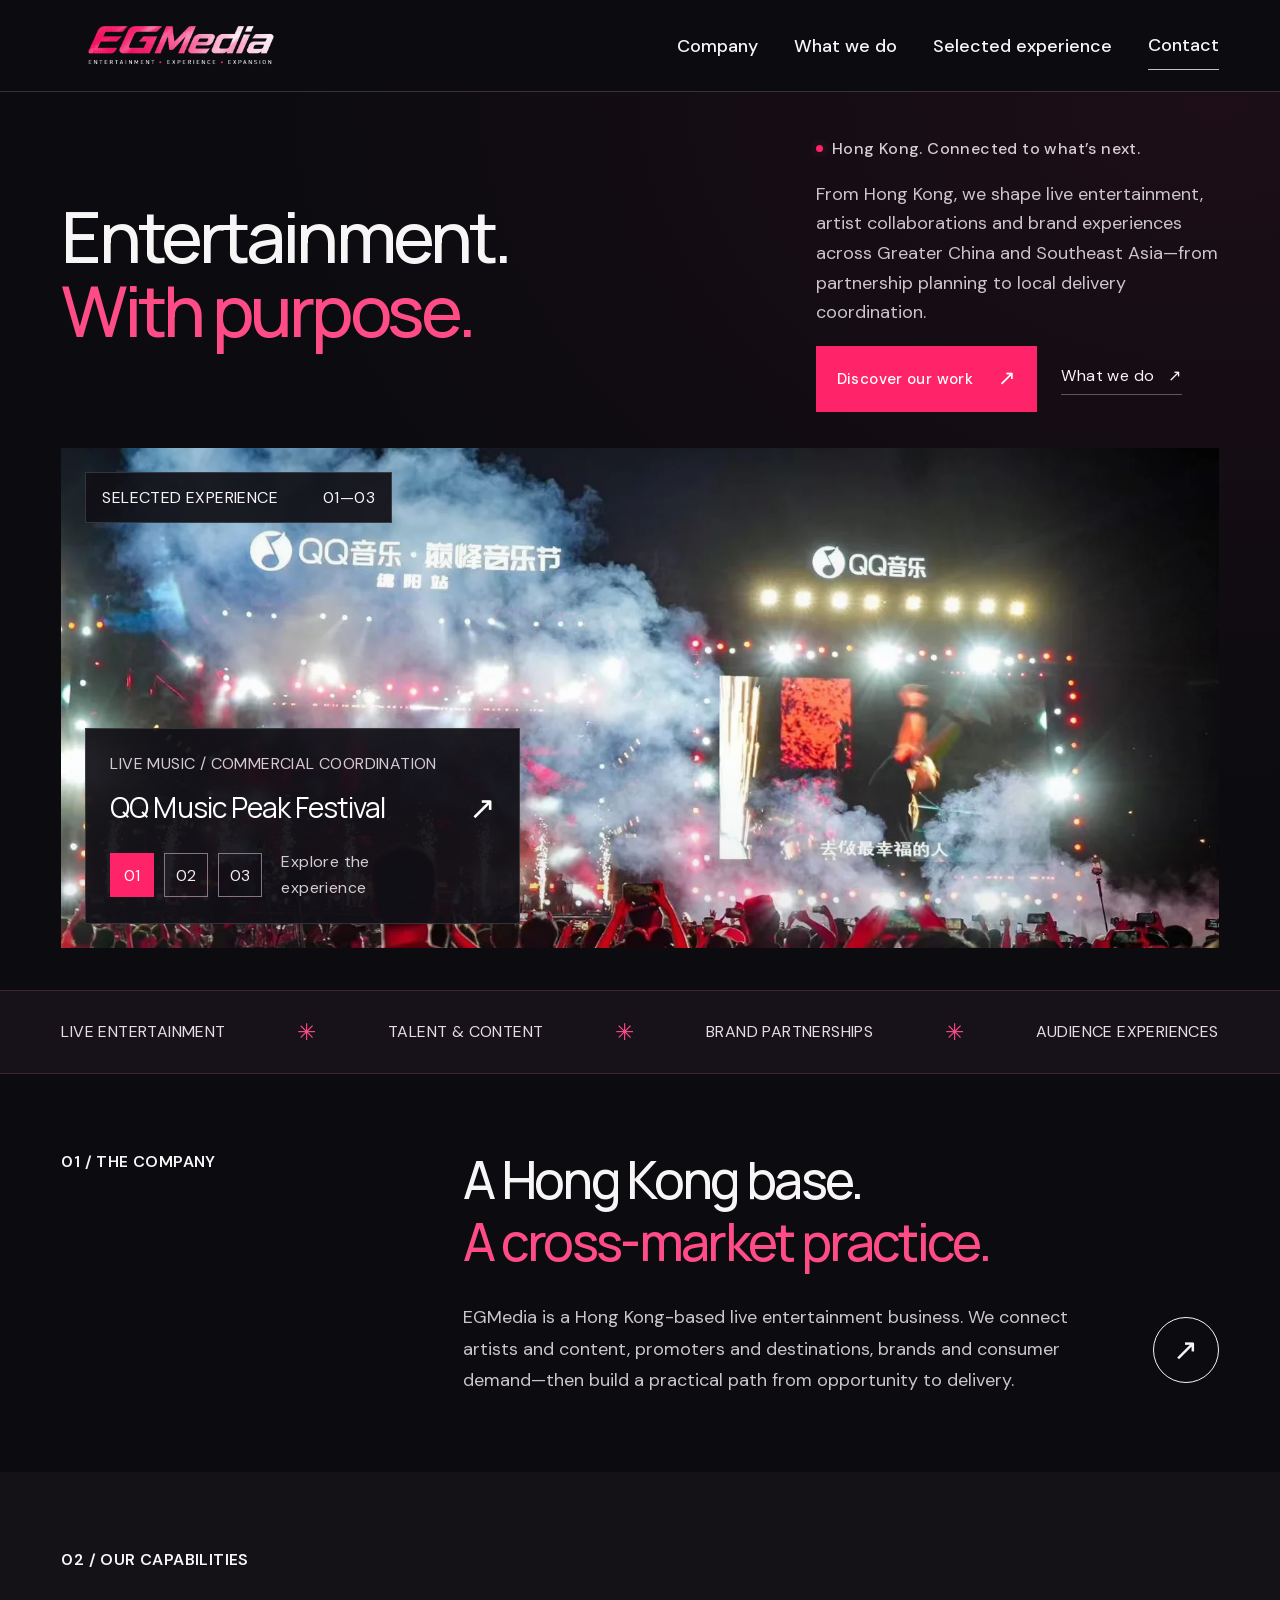
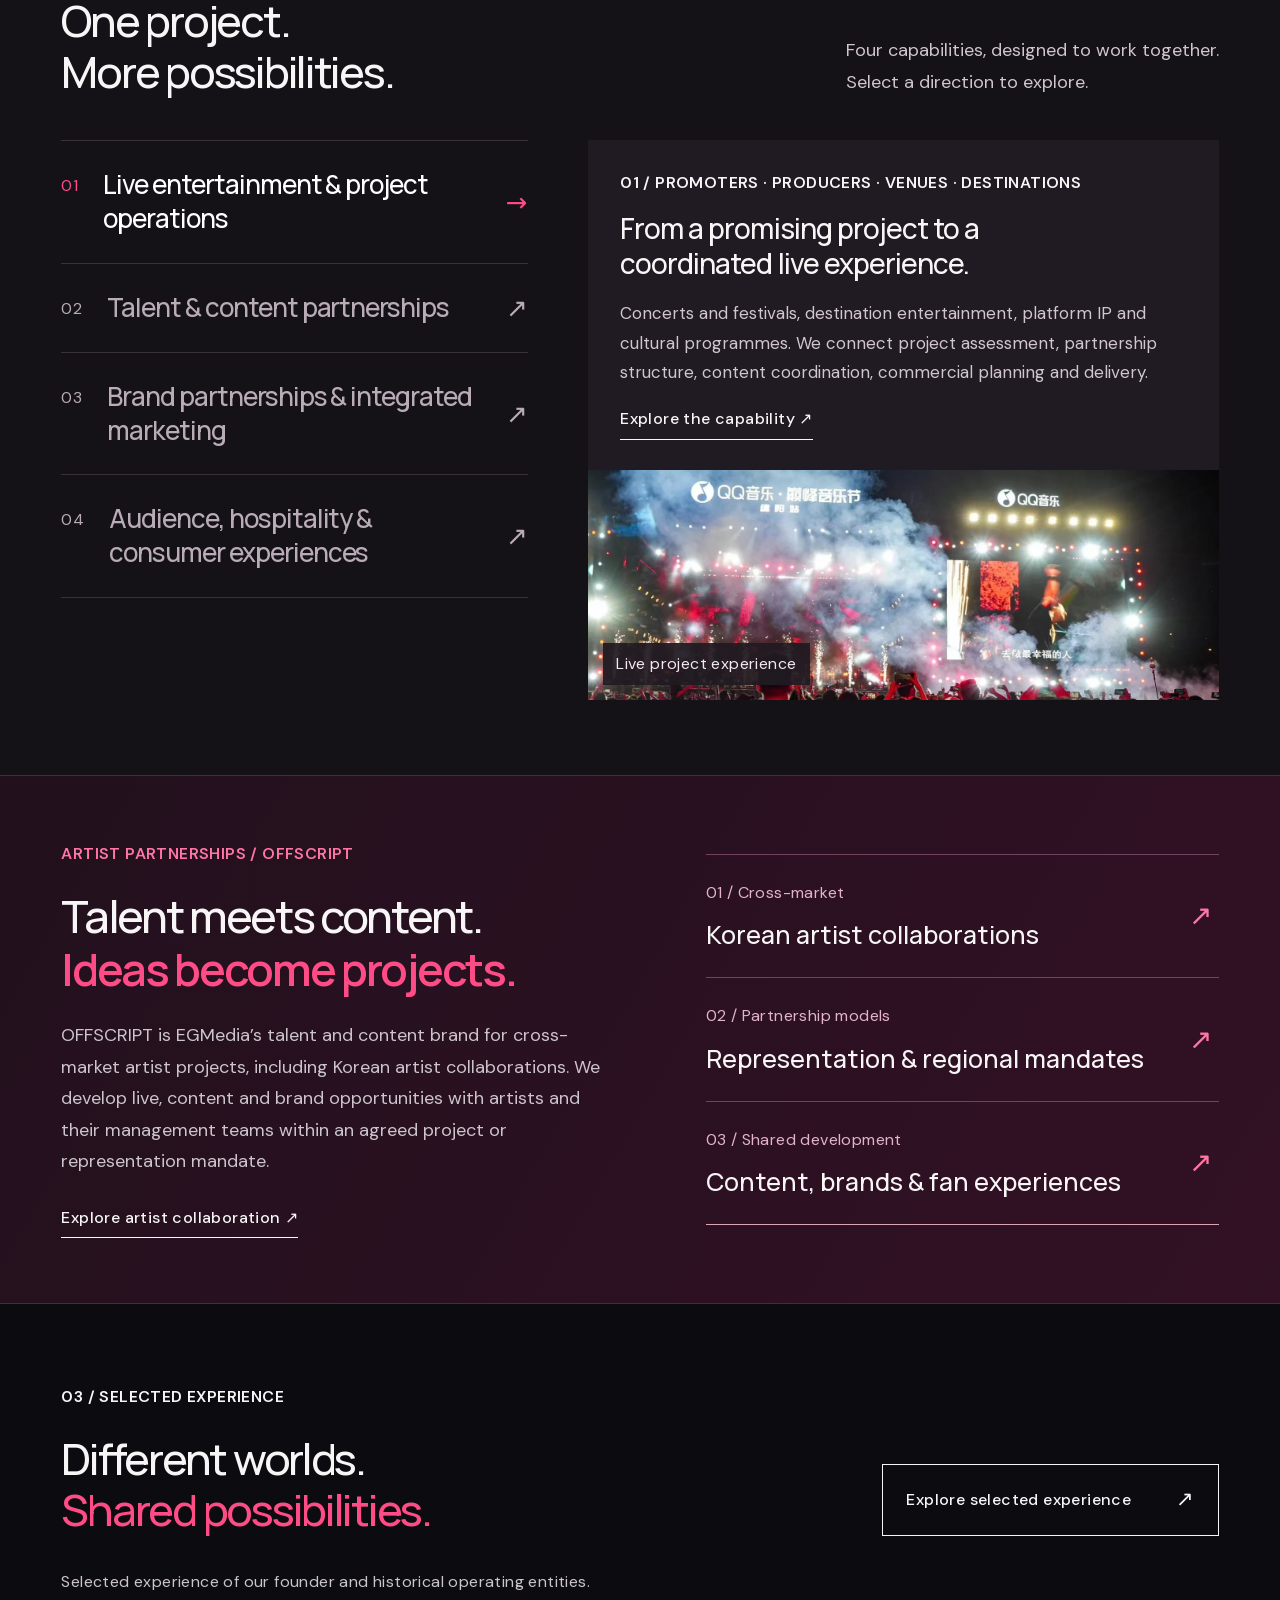
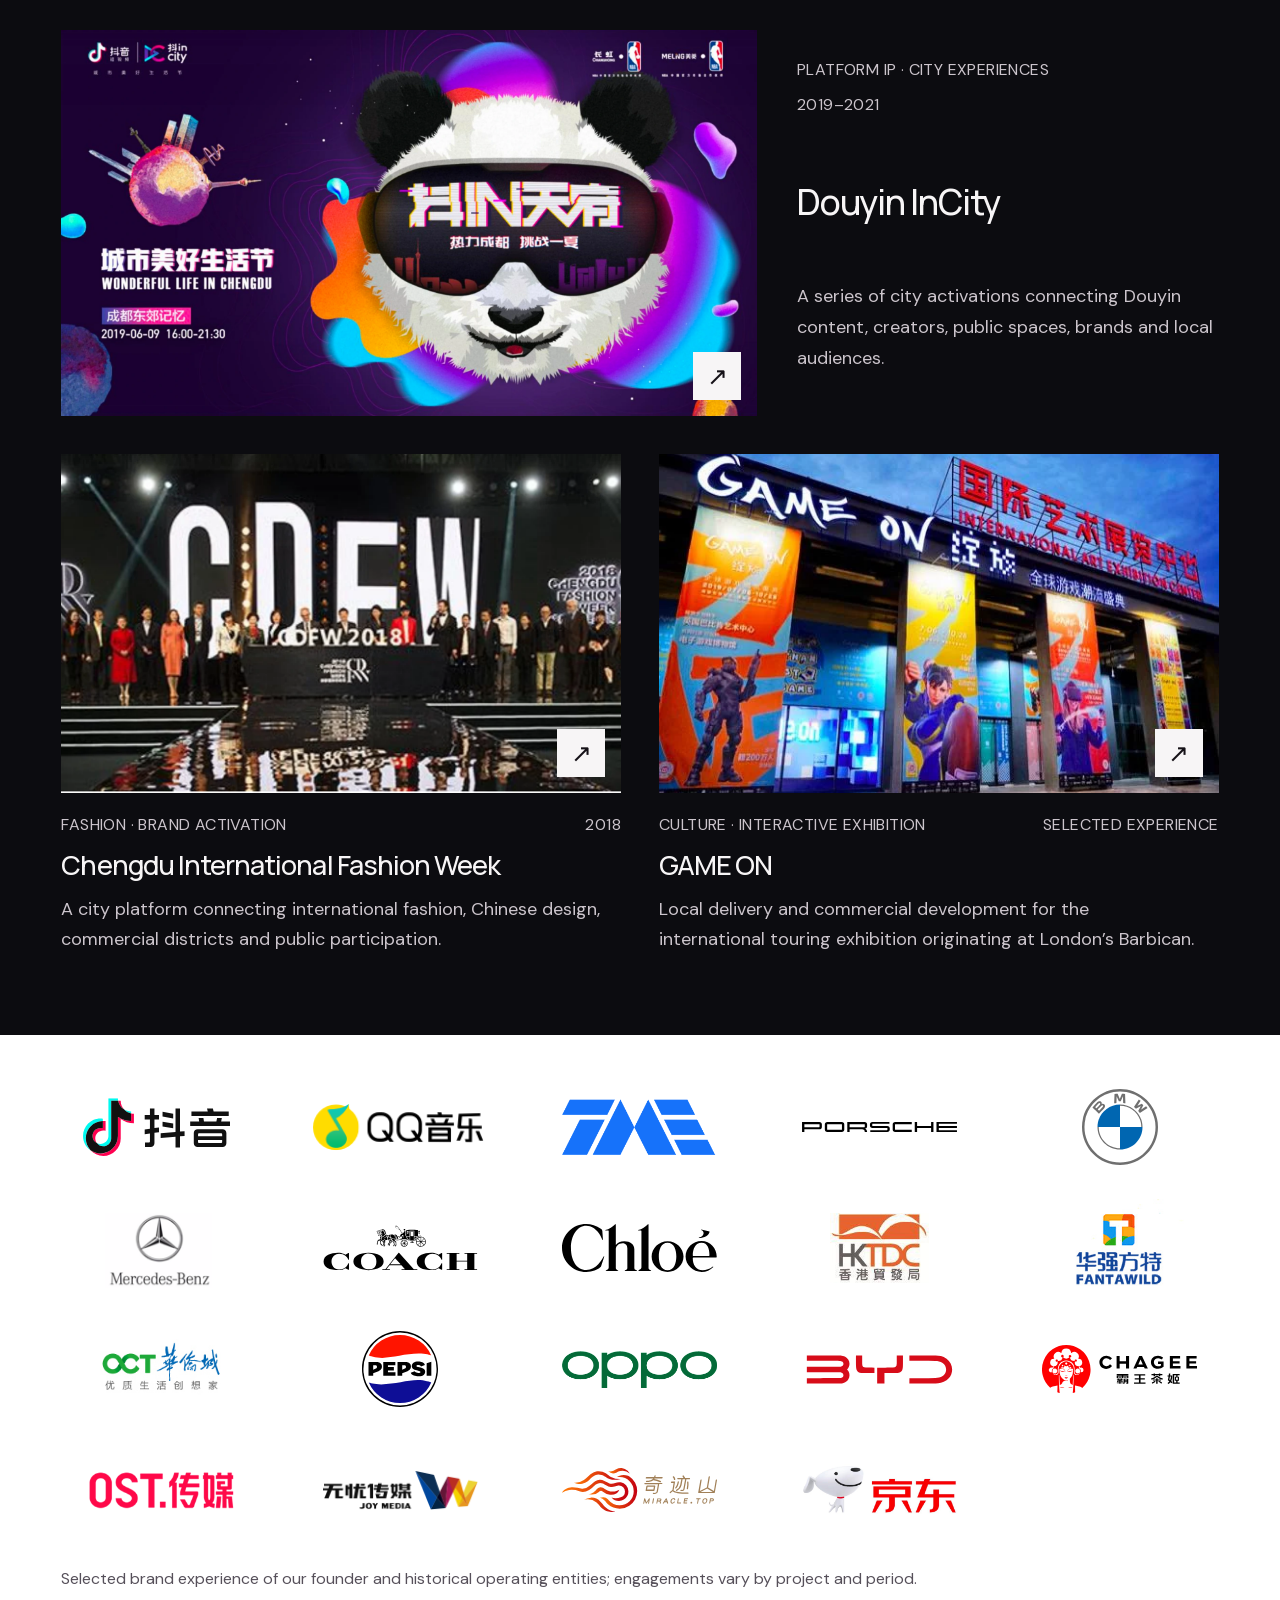
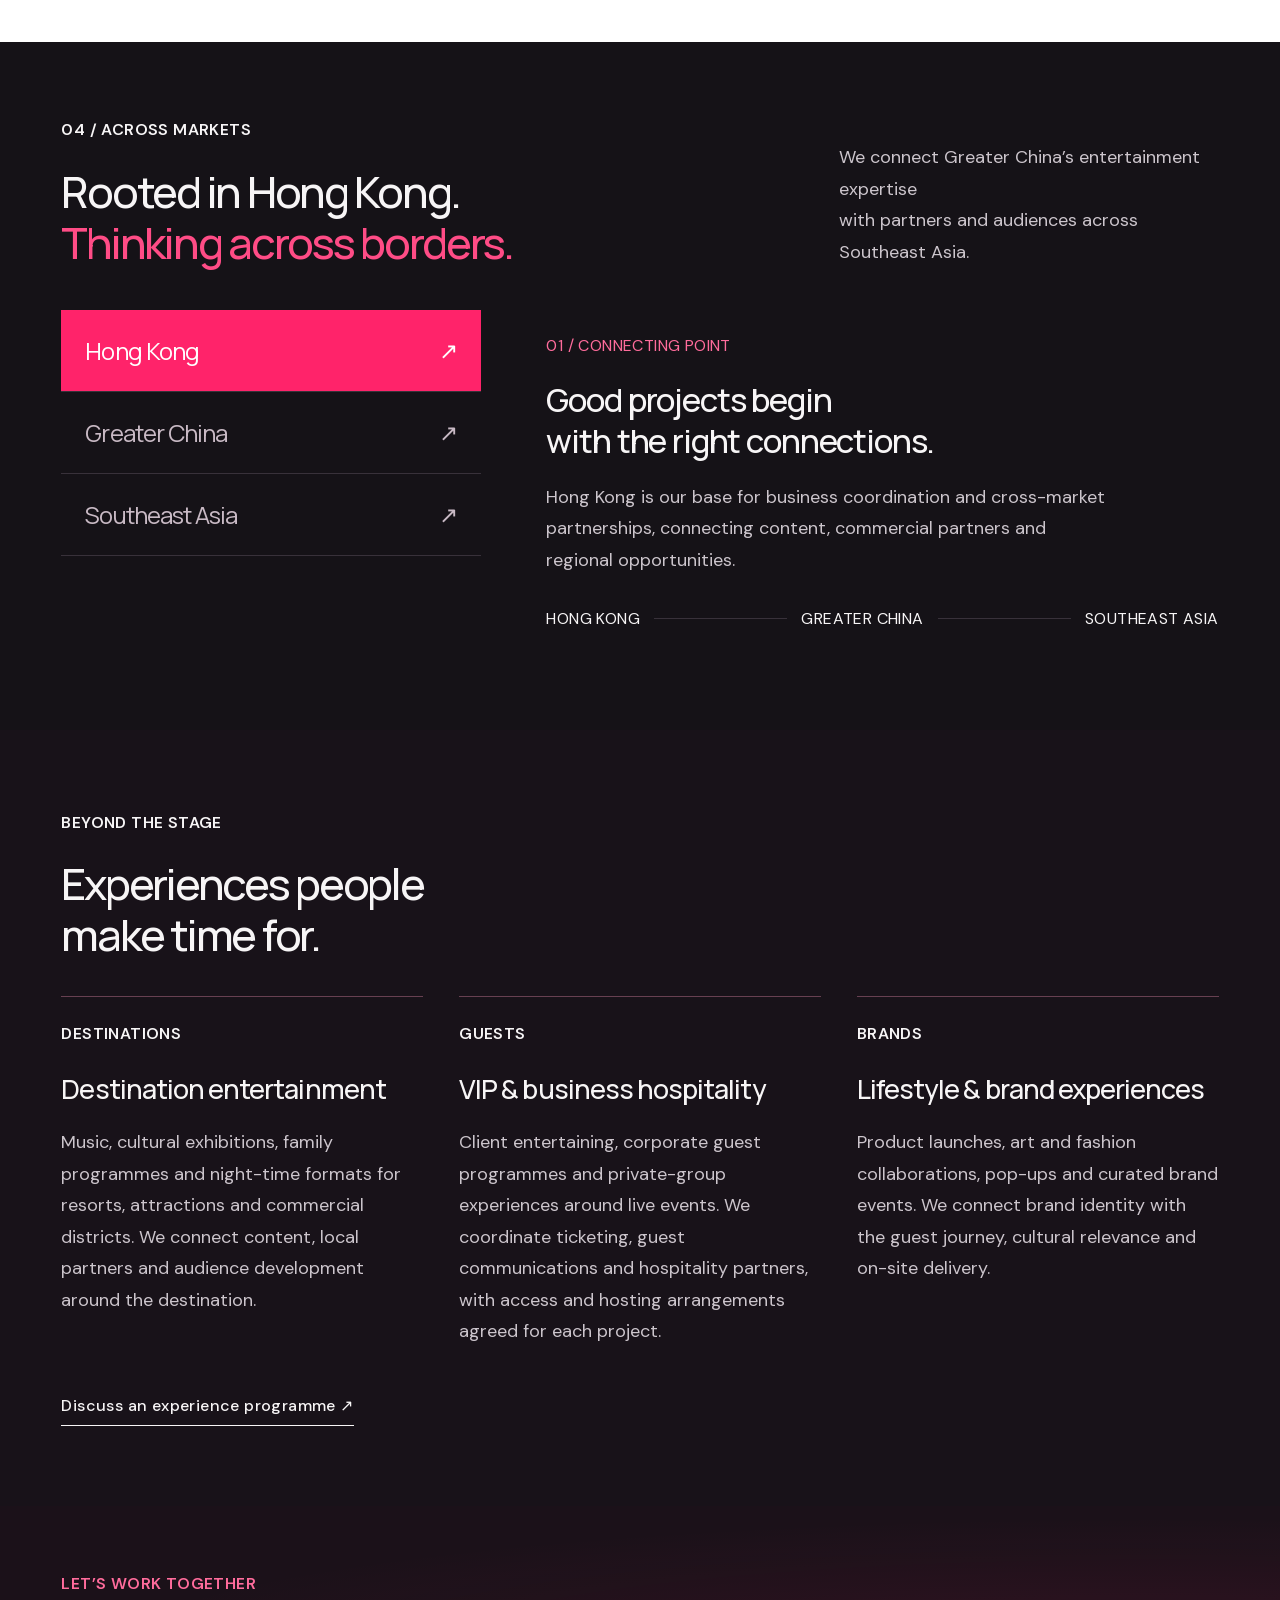
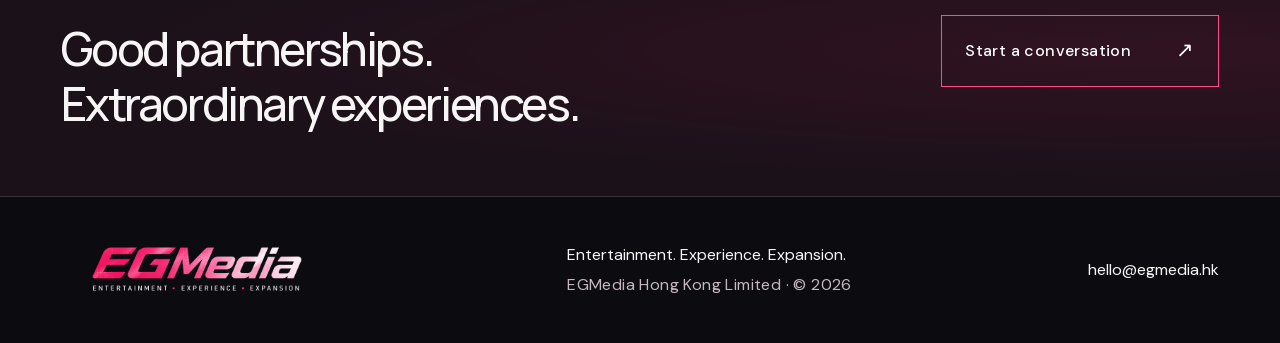
<file: index.html>
<!doctype html><html lang="en"><head><meta charset="utf-8"><meta name="viewport" content="width=device-width,initial-scale=1"><title>Live entertainment. Lasting connections. | EGMedia</title><meta name="description" content="Hong Kong-based live entertainment, talent and brand partnerships connecting Greater China and Southeast Asia."><link rel="canonical" href="https://www.egmedia.hk/"><meta name="theme-color" content="#0c0c10"><meta property="og:title" content="Live entertainment. Lasting connections. | EGMedia"><meta property="og:description" content="Hong Kong-based live entertainment, talent and brand partnerships connecting Greater China and Southeast Asia."><meta property="og:type" content="website"><meta property="og:url" content="https://www.egmedia.hk/"><meta property="og:image" content="https://www.egmedia.hk/assets/2026/qq-music.webp"><link rel="icon" href="/assets/2026/favicon.svg" type="image/svg+xml"><link rel="icon" href="/assets/2026/favicon-32.png" type="image/png" sizes="32x32"><link rel="apple-touch-icon" href="/assets/2026/apple-touch-icon.png" sizes="180x180"><link rel="stylesheet" href="/site.css"><script src="/site.js" defer></script><script src="/interactions.js" defer></script></head><body><a class="skip-link" href="#main">Skip to content</a><header class="site-header"><a class="wordmark" href="/" aria-label="EGMedia home"><img src="/assets/2026/egmedia-logo-approved-color.png" alt="EGMedia"></a><button class="menu-toggle" aria-expanded="false" aria-controls="main-nav">Menu <span>+</span></button><nav id="main-nav" aria-label="Main navigation"><a  href="/about.html">Company</a><a  href="/services.html">What we do</a><a  href="/selected-works.html">Selected experience</a><a  href="/contact.html">Contact</a></nav></header><main id="main"><section class="studio-hero"><div class="studio-hero-copy"><div class="status-label"><span></span> Hong Kong. Connected to what’s next.</div><h1>Entertainment.<br><em>With purpose.</em></h1><p>From Hong Kong, we shape live entertainment, artist collaborations and brand experiences across Greater China and Southeast Asia—from partnership planning to local delivery coordination.</p><div class="hero-actions"><a class="button solid" href="/selected-works.html">Discover our work <span>↗</span></a><a class="quiet-link" href="/services.html">What we do <span>↗</span></a></div><div class="hero-signature"><span>Entertainment.</span><span>Experience.</span><span>Expansion.</span></div></div><div class="hero-stage"><div class="hero-slide active" data-slide="0"><img class="" src="/assets/2026/qq-music.webp" alt="QQ Music Peak Festival — founder and historical project experience" loading="eager" decoding="async" fetchpriority="high"></div><div class="hero-slide" data-slide="1"><img class="" src="/assets/2026/fashion-week.webp" alt="2018 Chengdu International Fashion Week — founder and historical project experience" loading="lazy" decoding="async"></div><div class="hero-slide" data-slide="2"><img class="" src="/assets/2026/art-exhibition.webp" alt="Cultural Treasures Exhibition — founder and historical project experience" loading="lazy" decoding="async"></div><div class="photo-index">SELECTED EXPERIENCE <span>01—03</span></div><div class="photo-caption"><span class="photo-category">LIVE MUSIC / COMMERCIAL COORDINATION</span><a class="photo-title" href="/cases/qq-music-festival.html">QQ Music Peak Festival <span>↗</span></a><div class="slide-controls" aria-label="Select featured project"><button class="active" data-select-slide="0" aria-label="Show QQ Music Peak Festival" aria-pressed="true">01</button><button data-select-slide="1" aria-label="Show Chengdu Fashion Week" aria-pressed="false">02</button><button data-select-slide="2" aria-label="Show Cultural Treasures Exhibition" aria-pressed="false">03</button><span class="slide-hint">Explore the experience</span></div></div><div class="hero-side-label">CULTURE × COMMERCE × CONNECTION</div></div></section>
<div class="capability-ribbon"><span>LIVE ENTERTAINMENT</span><i>✳</i><span>TALENT & CONTENT</span><i>✳</i><span>BRAND PARTNERSHIPS</span><i>✳</i><span>AUDIENCE EXPERIENCES</span></div>
<section class="company-editorial reveal" id="about"><div class="editorial-index"><span class="eyebrow">01 / The company</span></div><div class="editorial-copy"><h2>A Hong Kong base.<br><em>A cross-market practice.</em></h2><div class="editorial-bottom"><p>EGMedia is a Hong Kong-based live entertainment business. We connect artists and content, promoters and destinations, brands and consumer demand—then build a practical path from opportunity to delivery.</p><a class="circle-link" href="/about.html" aria-label="Meet EGMedia">↗</a></div></div></section>
<section class="capability-section reveal" id="services"><div class="section-heading"><div><span class="eyebrow">02 / Our capabilities</span><h2>One project.<br>More possibilities.</h2></div><p>Four capabilities, designed to work together.<br>Select a direction to explore.</p></div><div class="capability-explorer"><div class="capability-tabs" role="tablist" aria-label="Explore capabilities"><button id="cap-tab-0" role="tab" aria-controls="cap-panel-0" aria-selected="true" tabindex="0" data-cap="0" class="active"><span>01</span><strong>Live entertainment & project operations</strong><i>↗</i></button><button id="cap-tab-1" role="tab" aria-controls="cap-panel-1" aria-selected="false" tabindex="-1" data-cap="1" class=""><span>02</span><strong>Talent & content partnerships</strong><i>↗</i></button><button id="cap-tab-2" role="tab" aria-controls="cap-panel-2" aria-selected="false" tabindex="-1" data-cap="2" class=""><span>03</span><strong>Brand partnerships & integrated marketing</strong><i>↗</i></button><button id="cap-tab-3" role="tab" aria-controls="cap-panel-3" aria-selected="false" tabindex="-1" data-cap="3" class=""><span>04</span><strong>Audience, hospitality & consumer experiences</strong><i>↗</i></button></div><div class="capability-panels"><article id="cap-panel-0" role="tabpanel" aria-labelledby="cap-tab-0" class="cap-panel active" ><div class="cap-panel-copy"><span class="eyebrow">01 / Promoters · Producers · Venues · Destinations</span><h3>From a promising project to a coordinated live experience.</h3><p>Concerts and festivals, destination entertainment, platform IP and cultural programmes. We connect project assessment, partnership structure, content coordination, commercial planning and delivery.</p><a class="text-link" href="/services.html#service-01">Explore the capability ↗</a></div><figure><img class="" src="/assets/2026/qq-music.webp" alt="Live music project experience" loading="lazy" decoding="async"><figcaption>Live project experience</figcaption></figure></article><article id="cap-panel-1" role="tabpanel" aria-labelledby="cap-tab-1" class="cap-panel " hidden><div class="cap-panel-copy"><span class="eyebrow">02 / Artists · Management teams · Content owners</span><h3>The right talent, content and market connection.</h3><p>Artist and management-team collaboration across markets, including Korean talent projects, representation mandates, live appearances, content co-creation and brand partnerships. OFFSCRIPT is our talent and content brand, connecting these opportunities with fan experiences.</p><a class="text-link" href="/services.html#service-02">Explore the capability ↗</a></div><figure><img class="" src="/assets/2026/zhang-an.webp" alt="Zhang An — project music specialist" loading="lazy" decoding="async"><figcaption>Project expertise / Zhang An</figcaption></figure></article><article id="cap-panel-2" role="tabpanel" aria-labelledby="cap-tab-2" class="cap-panel " hidden><div class="cap-panel-copy"><span class="eyebrow">03 / Brands · Platforms · Commercial partners</span><h3>Make cultural participation commercially meaningful.</h3><p>Brand strategy, sponsorship, event marketing and creative experiences. We shape partnerships around business objectives, audiences and the live environment, with support for regional market entry.</p><a class="text-link" href="/services.html#service-03">Explore the capability ↗</a></div><figure><img class="" src="/assets/2026/fashion-week.webp" alt="Fashion and brand activation experience" loading="lazy" decoding="async"><figcaption>Fashion & commercial activation</figcaption></figure></article><article id="cap-panel-3" role="tabpanel" aria-labelledby="cap-tab-3" class="cap-panel " hidden><div class="cap-panel-copy"><span class="eyebrow">04 / Promoters · Brands · Hospitality partners</span><h3>Extend the value of being there.</h3><p>For corporate hosts, brands and private groups, we coordinate ticketing, guest communications and hospitality partners around live events. The brief defines the guest journey, hosting arrangements and delivery responsibilities. Audience development, merchandise and co-branded products extend engagement beyond the event.</p><a class="text-link" href="/services.html#service-04">Explore the capability ↗</a></div><figure><img class="" src="/assets/2026/flower-field.webp" alt="Festival and audience experience" loading="lazy" decoding="async"><figcaption>Festival & audience experience</figcaption></figure></article></div></div></section>
<section class="talent-feature"><div><span class="eyebrow">Artist partnerships / OFFSCRIPT</span><h2>Talent meets content.<br><em>Ideas become projects.</em></h2><p>OFFSCRIPT is EGMedia’s talent and content brand for cross-market artist projects, including Korean artist collaborations. We develop live, content and brand opportunities with artists and their management teams within an agreed project or representation mandate.</p><a class="text-link" href="/services.html#talent-collaborations">Explore artist collaboration ↗</a></div><div class="talent-feature-links"><a href="/services.html#korean-talent"><span>01 / Cross-market</span><strong>Korean artist collaborations</strong><i>↗</i></a><a href="/services.html#representation-models"><span>02 / Partnership models</span><strong>Representation & regional mandates</strong><i>↗</i></a><a href="/services.html#content-co-creation"><span>03 / Shared development</span><strong>Content, brands & fan experiences</strong><i>↗</i></a></div></section>
<section class="section work-section reveal"><div class="section-heading"><div><span class="eyebrow">03 / Selected experience</span><h2>Different worlds.<br><em>Shared possibilities.</em></h2></div><a class="button" href="/selected-works.html">Explore selected experience <span>↗</span></a></div><p class="portfolio-note">Selected experience of our founder and historical operating entities.</p><div class="featured-work-grid"><a class="work-card" href="/cases/douyin-in-city.html"><div class="work-image"><img class="" src="/assets/2026/douyin-city.webp" alt="Douyin InCity — project image" loading="lazy" decoding="async"><span class="round-arrow" aria-hidden="true">↗</span></div><div class="card-meta"><span>Platform IP · City experiences</span><span>2019–2021</span></div><h3>Douyin InCity</h3><p>A series of city activations connecting Douyin content, creators, public spaces, brands and local audiences.</p></a><a class="work-card" href="/cases/chengdu-fashion-week.html"><div class="work-image"><img class="" src="/assets/2026/fashion-week.webp" alt="Chengdu International Fashion Week — project image" loading="lazy" decoding="async"><span class="round-arrow" aria-hidden="true">↗</span></div><div class="card-meta"><span>Fashion · Brand activation</span><span>2018</span></div><h3>Chengdu International Fashion Week</h3><p>A city platform connecting international fashion, Chinese design, commercial districts and public participation.</p></a><a class="work-card" href="/cases/game-on.html"><div class="work-image"><img class="" src="/assets/2026/game-on.webp" alt="GAME ON — project image" loading="lazy" decoding="async"><span class="round-arrow" aria-hidden="true">↗</span></div><div class="card-meta"><span>Culture · Interactive exhibition</span><span>Selected experience</span></div><h3>GAME ON</h3><p>Local delivery and commercial development for the international touring exhibition originating at London’s Barbican.</p></a></div></section>
<section class="section client-wall" id="clients"><div class="client-grid"><div class="client-mark client-douyin"><img src="/assets/clients/douyin.svg" alt="Douyin" loading="lazy" decoding="async"></div><div class="client-mark client-qq-music"><img src="/assets/clients/qq-music-cn.png" alt="QQ Music" loading="lazy" decoding="async"></div><div class="client-mark client-tme"><img src="/assets/clients/tme.png" alt="Tencent Music Entertainment" loading="lazy" decoding="async"></div><div class="client-mark client-porsche"><img src="/assets/clients/porsche.svg" alt="Porsche" loading="lazy" decoding="async"></div><div class="client-mark client-bmw"><img src="/assets/clients/bmw.svg" alt="BMW" loading="lazy" decoding="async"></div><div class="client-mark client-mercedes"><img src="/assets/clients/mercedes.png" alt="Mercedes-Benz" loading="lazy" decoding="async"></div><div class="client-mark client-coach"><img src="/assets/clients/coach.svg" alt="COACH" loading="lazy" decoding="async"></div><div class="client-mark client-chloe"><img src="/assets/clients/chloe.svg" alt="Chloé" loading="lazy" decoding="async"></div><div class="client-mark client-hktdc"><img src="/assets/clients/hktdc.png" alt="Hong Kong Trade Development Council" loading="lazy" decoding="async"></div><div class="client-mark client-fantawild"><img src="/assets/clients/fantawild.jpg" alt="Fantawild" loading="lazy" decoding="async"></div><div class="client-mark client-oct"><img src="/assets/clients/oct.jpg" alt="OCT · 华侨城" loading="lazy" decoding="async"></div><div class="client-mark client-pepsi"><img src="/assets/clients/pepsi.svg" alt="Pepsi" loading="lazy" decoding="async"></div><div class="client-mark client-oppo"><img src="/assets/clients/oppo.png" alt="OPPO" loading="lazy" decoding="async"></div><div class="client-mark client-byd"><img src="/assets/clients/byd-positive.svg" alt="BYD" loading="lazy" decoding="async"></div><div class="client-mark client-chagee"><img src="/assets/clients/chagee-cn.svg" alt="CHAGEE" loading="lazy" decoding="async"></div><div class="client-mark client-ost"><img src="/assets/clients/ost.png" alt="OST Media" loading="lazy" decoding="async"></div><div class="client-mark client-wuyou"><img src="/assets/clients/wuyou.png" alt="Wuyou Media" loading="lazy" decoding="async"></div><div class="client-mark client-miracle"><img src="/assets/clients/miracle.svg" alt="奇迹山 · Miracle" loading="lazy" decoding="async"></div><div class="client-mark client-jd"><img src="/assets/clients/jd.svg" alt="京东 · JD.com" loading="lazy" decoding="async"></div></div><p class="client-attribution">Selected brand experience of our founder and historical operating entities; engagements vary by project and period.</p></section><section class="regional-section reveal" id="markets"><div class="section-heading"><div><span class="eyebrow">04 / Across markets</span><h2>Rooted in Hong Kong.<br><em>Thinking across borders.</em></h2></div><p>We connect Greater China’s entertainment expertise<br>with partners and audiences across Southeast Asia.</p></div><div class="regional-board"><div class="region-selector" role="tablist" aria-label="Explore regional focus"><button role="tab" aria-selected="true" aria-controls="region-panel" class="active" data-region="0">Hong Kong <span>↗</span></button><button role="tab" aria-selected="false" aria-controls="region-panel" data-region="1">Greater China <span>↗</span></button><button role="tab" aria-selected="false" aria-controls="region-panel" data-region="2">Southeast Asia <span>↗</span></button></div><div class="region-panel" id="region-panel" role="tabpanel"><span class="region-label">01 / CONNECTING POINT</span><h3>Good projects begin<br>with the right connections.</h3><p>Hong Kong is our base for business coordination and cross-market partnerships, connecting content, commercial partners and regional opportunities.</p><div class="region-route"><span>HONG KONG</span><i></i><span>GREATER CHINA</span><i></i><span>SOUTHEAST ASIA</span></div></div></div></section><section class="section experience-programmes" id="experience-programmes"><span class="eyebrow">Beyond the stage</span><h2>Experiences people<br>make time for.</h2><div class="experience-grid"><article id="destination-entertainment"><span class="eyebrow">Destinations</span><h3>Destination entertainment</h3><p>Music, cultural exhibitions, family programmes and night-time formats for resorts, attractions and commercial districts. We connect content, local partners and audience development around the destination.</p></article><article id="business-hospitality"><span class="eyebrow">Guests</span><h3>VIP & business hospitality</h3><p>Client entertaining, corporate guest programmes and private-group experiences around live events. We coordinate ticketing, guest communications and hospitality partners, with access and hosting arrangements agreed for each project.</p></article><article id="lifestyle-experiences"><span class="eyebrow">Brands</span><h3>Lifestyle & brand experiences</h3><p>Product launches, art and fashion collaborations, pop-ups and curated brand events. We connect brand identity with the guest journey, cultural relevance and on-site delivery.</p></article></div><a class="text-link" href="/contact.html?interest=experiences">Discuss an experience programme ↗</a></section></main><section class="closing"><div><span class="eyebrow">Let’s work together</span><h2>Good partnerships.<br>Extraordinary experiences.</h2></div><a class="button" href="/contact.html">Start a conversation <span>↗</span></a></section><footer><a class="wordmark" href="/"><img src="/assets/2026/egmedia-logo-approved-color.png" alt="EGMedia"></a><div>Entertainment. Experience. Expansion.<br><small>EGMedia Hong Kong Limited · © 2026</small></div><div><a href="mailto:hello@egmedia.hk">hello@egmedia.hk</a></div></footer></body></html>
</file>
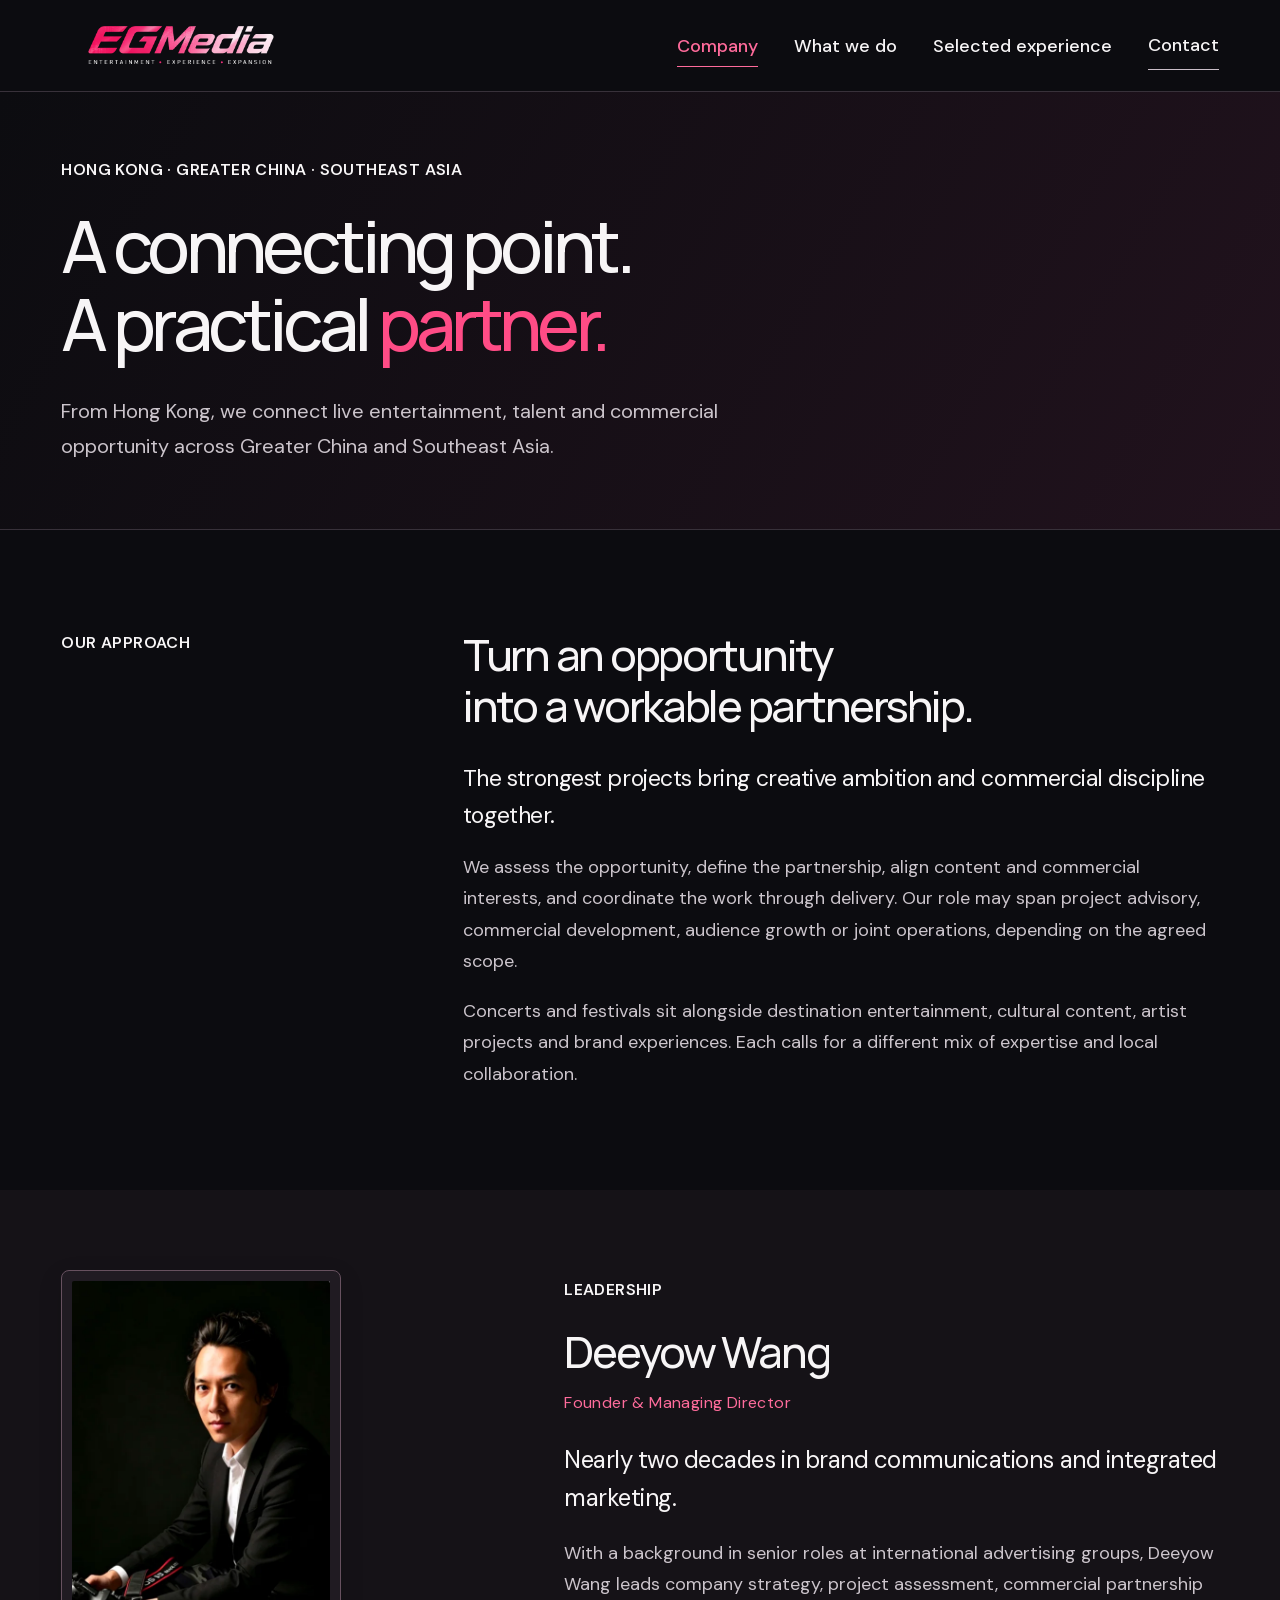
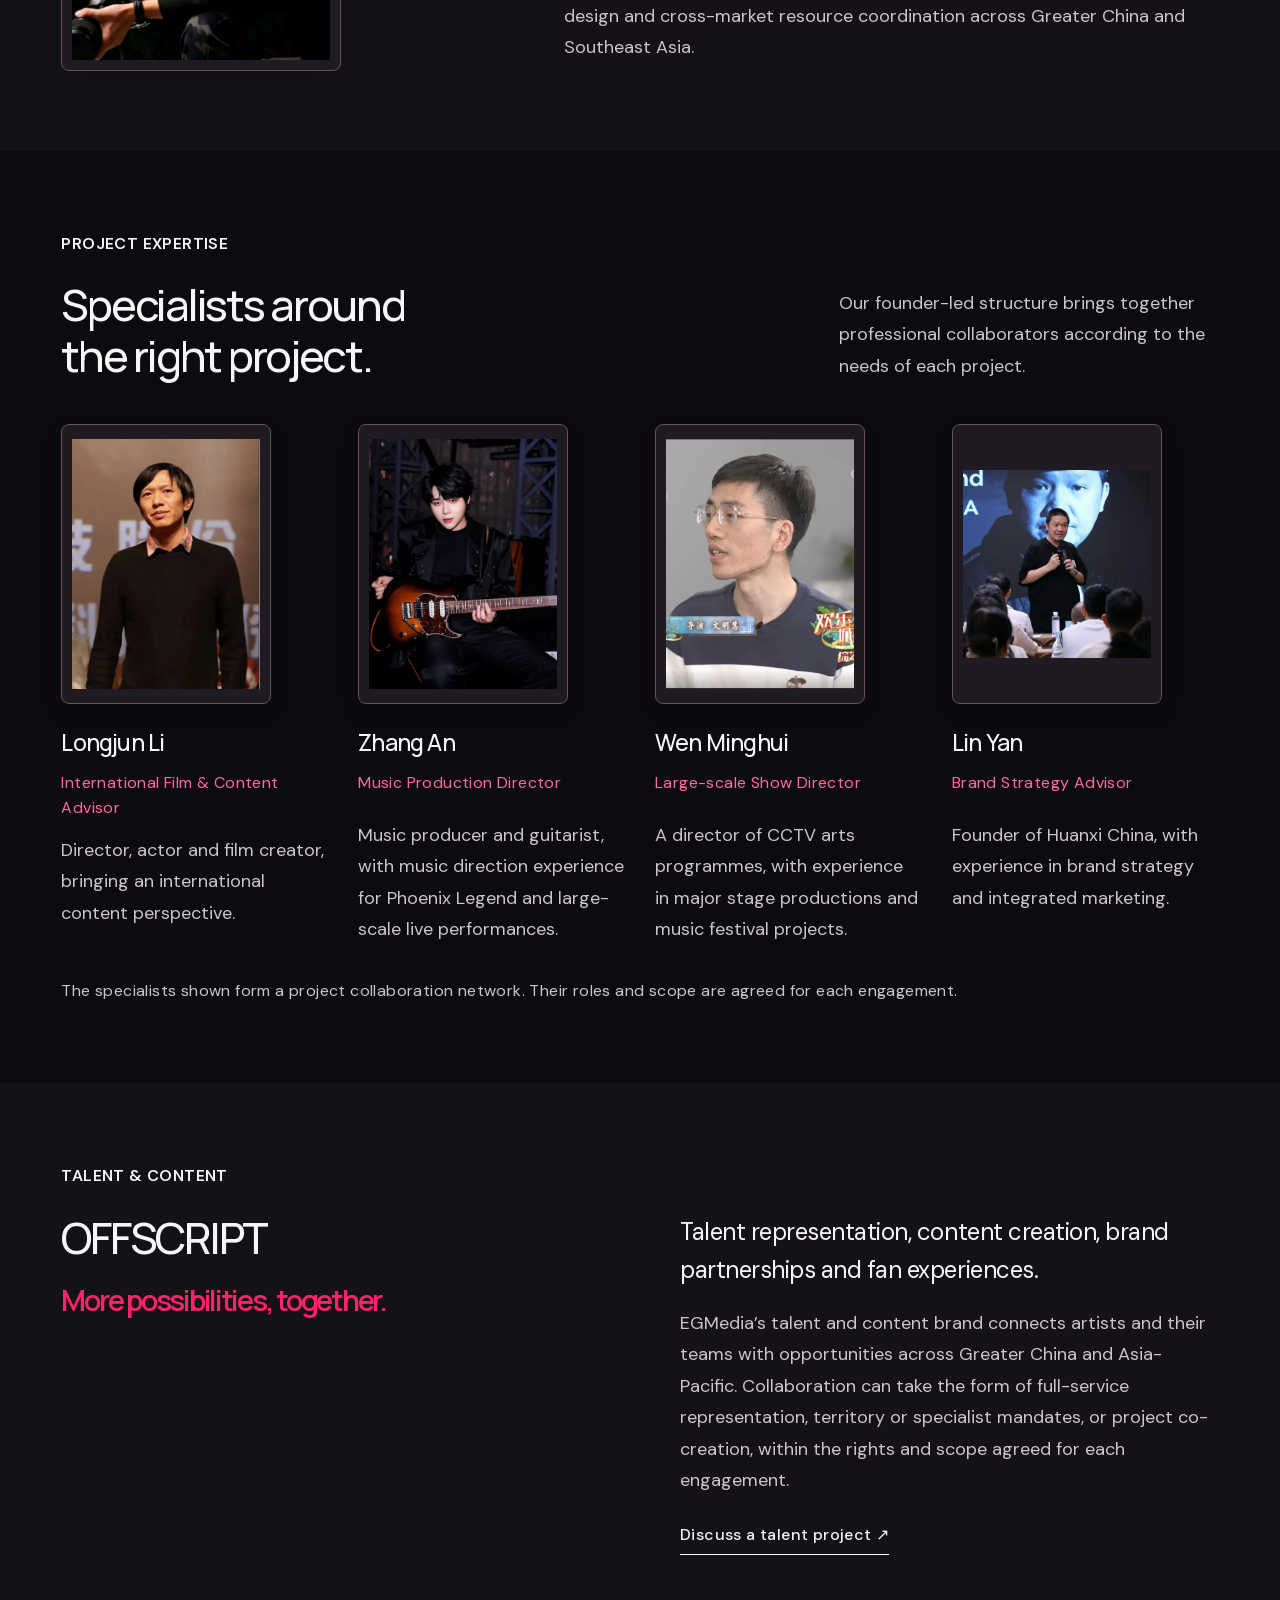
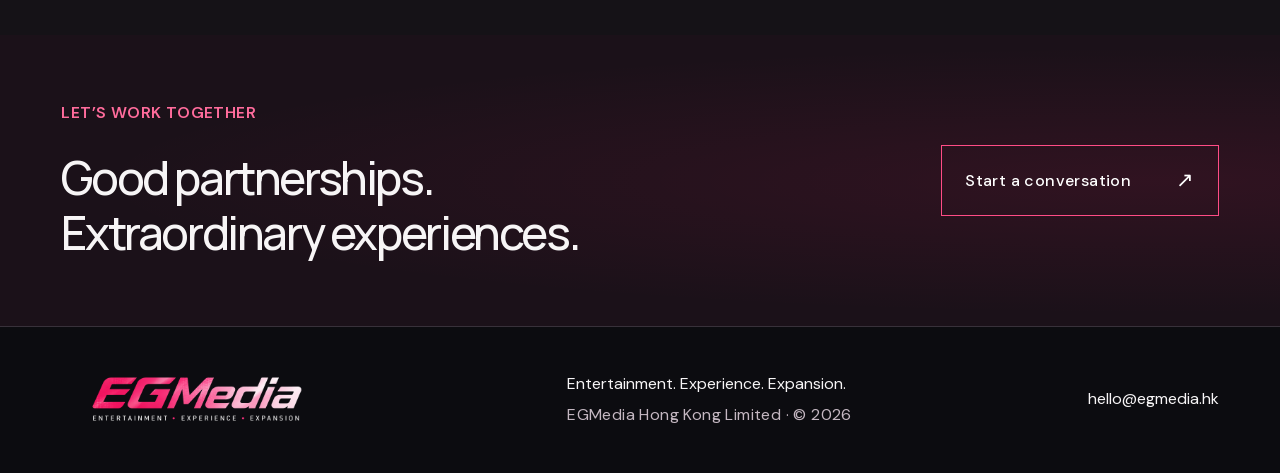
<file: about.html>
<!doctype html><html lang="en"><head><meta charset="utf-8"><meta name="viewport" content="width=device-width,initial-scale=1"><title>Company & project expertise | EGMedia</title><meta name="description" content="Meet EGMedia, its founder Deeyow Wang and its project collaboration network."><link rel="canonical" href="https://www.egmedia.hk/about.html"><meta name="theme-color" content="#0c0c10"><meta property="og:title" content="Company & project expertise | EGMedia"><meta property="og:description" content="Meet EGMedia, its founder Deeyow Wang and its project collaboration network."><meta property="og:type" content="website"><meta property="og:url" content="https://www.egmedia.hk/about.html"><meta property="og:image" content="https://www.egmedia.hk/assets/2026/qq-music.webp"><link rel="icon" href="/assets/2026/favicon.svg" type="image/svg+xml"><link rel="icon" href="/assets/2026/favicon-32.png" type="image/png" sizes="32x32"><link rel="apple-touch-icon" href="/assets/2026/apple-touch-icon.png" sizes="180x180"><link rel="stylesheet" href="/site.css"><script src="/site.js" defer></script><script src="/interactions.js" defer></script></head><body><a class="skip-link" href="#main">Skip to content</a><header class="site-header"><a class="wordmark" href="/" aria-label="EGMedia home"><img src="/assets/2026/egmedia-logo-approved-color.png" alt="EGMedia"></a><button class="menu-toggle" aria-expanded="false" aria-controls="main-nav">Menu <span>+</span></button><nav id="main-nav" aria-label="Main navigation"><a aria-current="page" href="/about.html">Company</a><a  href="/services.html">What we do</a><a  href="/selected-works.html">Selected experience</a><a  href="/contact.html">Contact</a></nav></header><main id="main"><section class="page-hero"><span class="eyebrow">Hong Kong · Greater China · Southeast Asia</span><h1>A connecting point.<br>A practical <em>partner.</em></h1><p>From Hong Kong, we connect live entertainment, talent and commercial opportunity across Greater China and Southeast Asia.</p></section><section class="intro-section"><span class="eyebrow">Our approach</span><div><h2>Turn an opportunity<br>into a workable partnership.</h2><p class="large-text">The strongest projects bring creative ambition and commercial discipline together.</p><p>We assess the opportunity, define the partnership, align content and commercial interests, and coordinate the work through delivery. Our role may span project advisory, commercial development, audience growth or joint operations, depending on the agreed scope.</p><p>Concerts and festivals sit alongside destination entertainment, cultural content, artist projects and brand experiences. Each calls for a different mix of expertise and local collaboration.</p></div></section><section class="section founder-section"><div class="founder-photo"><img class="" src="/assets/2026/dy-wang.webp" alt="Deeyow Wang, Founder and Managing Director" loading="lazy" decoding="async"></div><div><span class="eyebrow">Leadership</span><h2>Deeyow Wang</h2><span class="role">Founder & Managing Director</span><p class="large-text">Nearly two decades in brand communications and integrated marketing.</p><p>With a background in senior roles at international advertising groups, Deeyow Wang leads company strategy, project assessment, commercial partnership design and cross-market resource coordination across Greater China and Southeast Asia.</p></div></section><section class="section"><div class="section-heading"><div><span class="eyebrow">Project expertise</span><h2>Specialists around<br>the right project.</h2></div><p>Our founder-led structure brings together professional collaborators according to the needs of each project.</p></div><div class="team-grid"><article class="team-card"><div class="portrait-frame"><img class="" src="/assets/2026/longjun-li.webp" alt="Longjun Li" loading="lazy" decoding="async"></div><h3>Longjun Li</h3><span class="role">International Film & Content Advisor</span><p>Director, actor and film creator, bringing an international content perspective.</p></article><article class="team-card"><div class="portrait-frame"><img class="" src="/assets/2026/zhang-an.webp" alt="Zhang An" loading="lazy" decoding="async"></div><h3>Zhang An</h3><span class="role">Music Production Director</span><p>Music producer and guitarist, with music direction experience for Phoenix Legend and large-scale live performances.</p></article><article class="team-card"><div class="portrait-frame"><img class="" src="/assets/2026/wen-minghui.webp" alt="Wen Minghui" loading="lazy" decoding="async"></div><h3>Wen Minghui</h3><span class="role">Large-scale Show Director</span><p>A director of CCTV arts programmes, with experience in major stage productions and music festival projects.</p></article><article class="team-card"><div class="portrait-frame"><img class="" src="/assets/2026/lin-yan.webp" alt="Lin Yan" loading="lazy" decoding="async"></div><h3>Lin Yan</h3><span class="role">Brand Strategy Advisor</span><p>Founder of Huanxi China, with experience in brand strategy and integrated marketing.</p></article></div><p class="small-note">The specialists shown form a project collaboration network. Their roles and scope are agreed for each engagement.</p></section><section class="section pale"><span class="eyebrow">Talent & content</span><div class="split"><h2>OFFSCRIPT<br><em>More possibilities, together.</em></h2><div><p class="large-text">Talent representation, content creation, brand partnerships and fan experiences.</p><p>EGMedia’s talent and content brand connects artists and their teams with opportunities across Greater China and Asia-Pacific. Collaboration can take the form of full-service representation, territory or specialist mandates, or project co-creation, within the rights and scope agreed for each engagement.</p><a class="text-link" href="/contact.html?interest=talent">Discuss a talent project ↗</a></div></div></section></main><section class="closing"><div><span class="eyebrow">Let’s work together</span><h2>Good partnerships.<br>Extraordinary experiences.</h2></div><a class="button" href="/contact.html">Start a conversation <span>↗</span></a></section><footer><a class="wordmark" href="/"><img src="/assets/2026/egmedia-logo-approved-color.png" alt="EGMedia"></a><div>Entertainment. Experience. Expansion.<br><small>EGMedia Hong Kong Limited · © 2026</small></div><div><a href="mailto:hello@egmedia.hk">hello@egmedia.hk</a></div></footer></body></html>
</file>
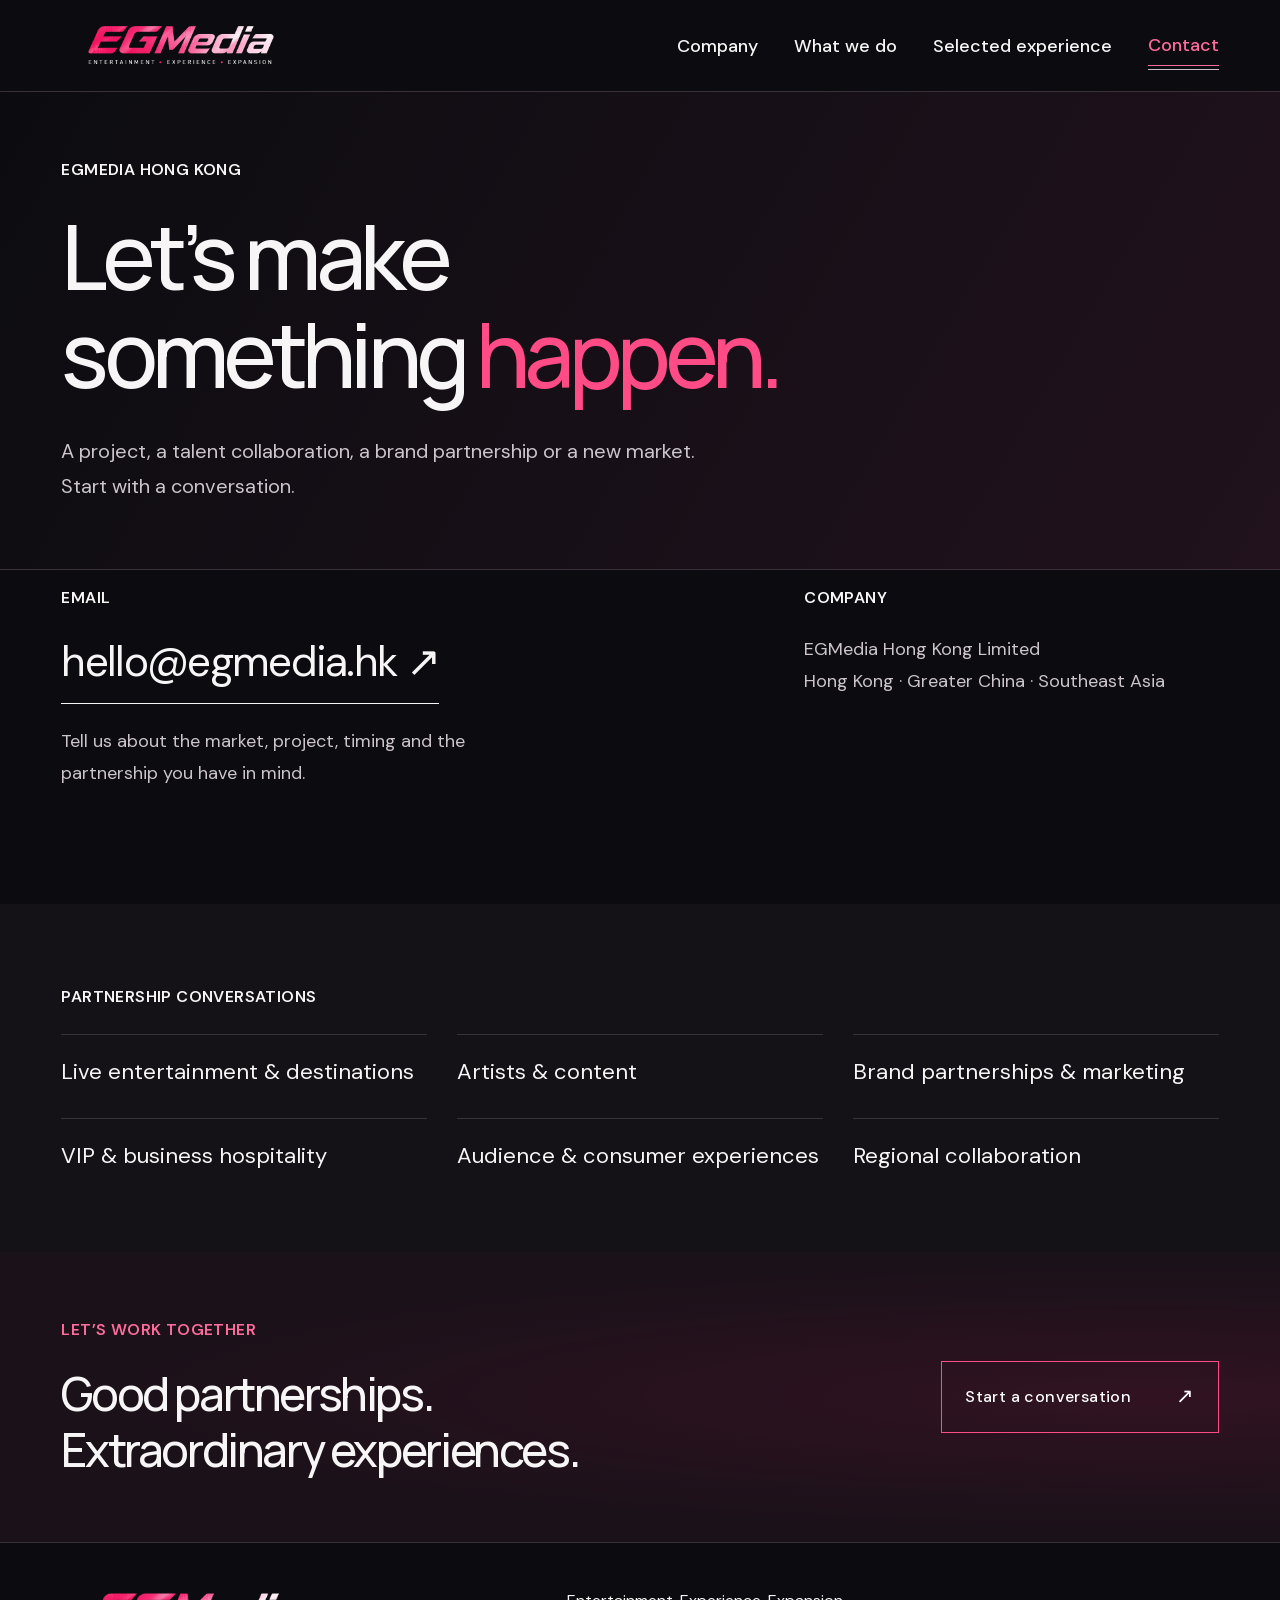
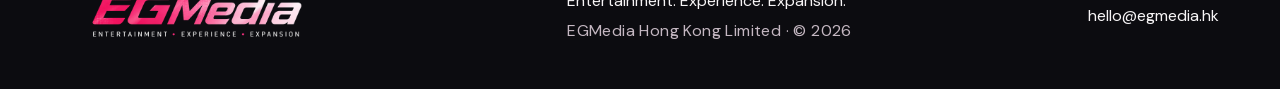
<file: contact.html>
<!doctype html><html lang="en"><head><meta charset="utf-8"><meta name="viewport" content="width=device-width,initial-scale=1"><title>Contact | EGMedia</title><meta name="description" content="Contact EGMedia Hong Kong for live entertainment, talent, brand and regional collaboration."><link rel="canonical" href="https://www.egmedia.hk/contact.html"><meta name="theme-color" content="#0c0c10"><meta property="og:title" content="Contact | EGMedia"><meta property="og:description" content="Contact EGMedia Hong Kong for live entertainment, talent, brand and regional collaboration."><meta property="og:type" content="website"><meta property="og:url" content="https://www.egmedia.hk/contact.html"><meta property="og:image" content="https://www.egmedia.hk/assets/2026/qq-music.webp"><link rel="icon" href="/assets/2026/favicon.svg" type="image/svg+xml"><link rel="icon" href="/assets/2026/favicon-32.png" type="image/png" sizes="32x32"><link rel="apple-touch-icon" href="/assets/2026/apple-touch-icon.png" sizes="180x180"><link rel="stylesheet" href="/site.css"><script src="/site.js" defer></script><script src="/interactions.js" defer></script></head><body><a class="skip-link" href="#main">Skip to content</a><header class="site-header"><a class="wordmark" href="/" aria-label="EGMedia home"><img src="/assets/2026/egmedia-logo-approved-color.png" alt="EGMedia"></a><button class="menu-toggle" aria-expanded="false" aria-controls="main-nav">Menu <span>+</span></button><nav id="main-nav" aria-label="Main navigation"><a  href="/about.html">Company</a><a  href="/services.html">What we do</a><a  href="/selected-works.html">Selected experience</a><a aria-current="page" href="/contact.html">Contact</a></nav></header><main id="main"><section class="page-hero contact-hero"><span class="eyebrow">EGMedia Hong Kong</span><h1>Let’s make<br>something <em>happen.</em></h1><p>A project, a talent collaboration, a brand partnership or a new market. Start with a conversation.</p></section><section class="contact-grid"><div class="contact-primary"><span class="eyebrow">Email</span><a href="mailto:hello@egmedia.hk">hello@egmedia.hk <span>↗</span></a><p>Tell us about the market, project, timing and the partnership you have in mind.</p></div><div><span class="eyebrow">Company</span><p>EGMedia Hong Kong Limited<br>Hong Kong · Greater China · Southeast Asia</p></div></section><section class="section pale"><span class="eyebrow">Partnership conversations</span><div class="contact-topics"><span>Live entertainment & destinations</span><span>Artists & content</span><span>Brand partnerships & marketing</span><span>VIP & business hospitality</span><span>Audience & consumer experiences</span><span>Regional collaboration</span></div></section></main><section class="closing"><div><span class="eyebrow">Let’s work together</span><h2>Good partnerships.<br>Extraordinary experiences.</h2></div><a class="button" href="mailto:hello@egmedia.hk">Start a conversation <span>↗</span></a></section><footer><a class="wordmark" href="/"><img src="/assets/2026/egmedia-logo-approved-color.png" alt="EGMedia"></a><div>Entertainment. Experience. Expansion.<br><small>EGMedia Hong Kong Limited · © 2026</small></div><div><a href="mailto:hello@egmedia.hk">hello@egmedia.hk</a></div></footer></body></html>
</file>
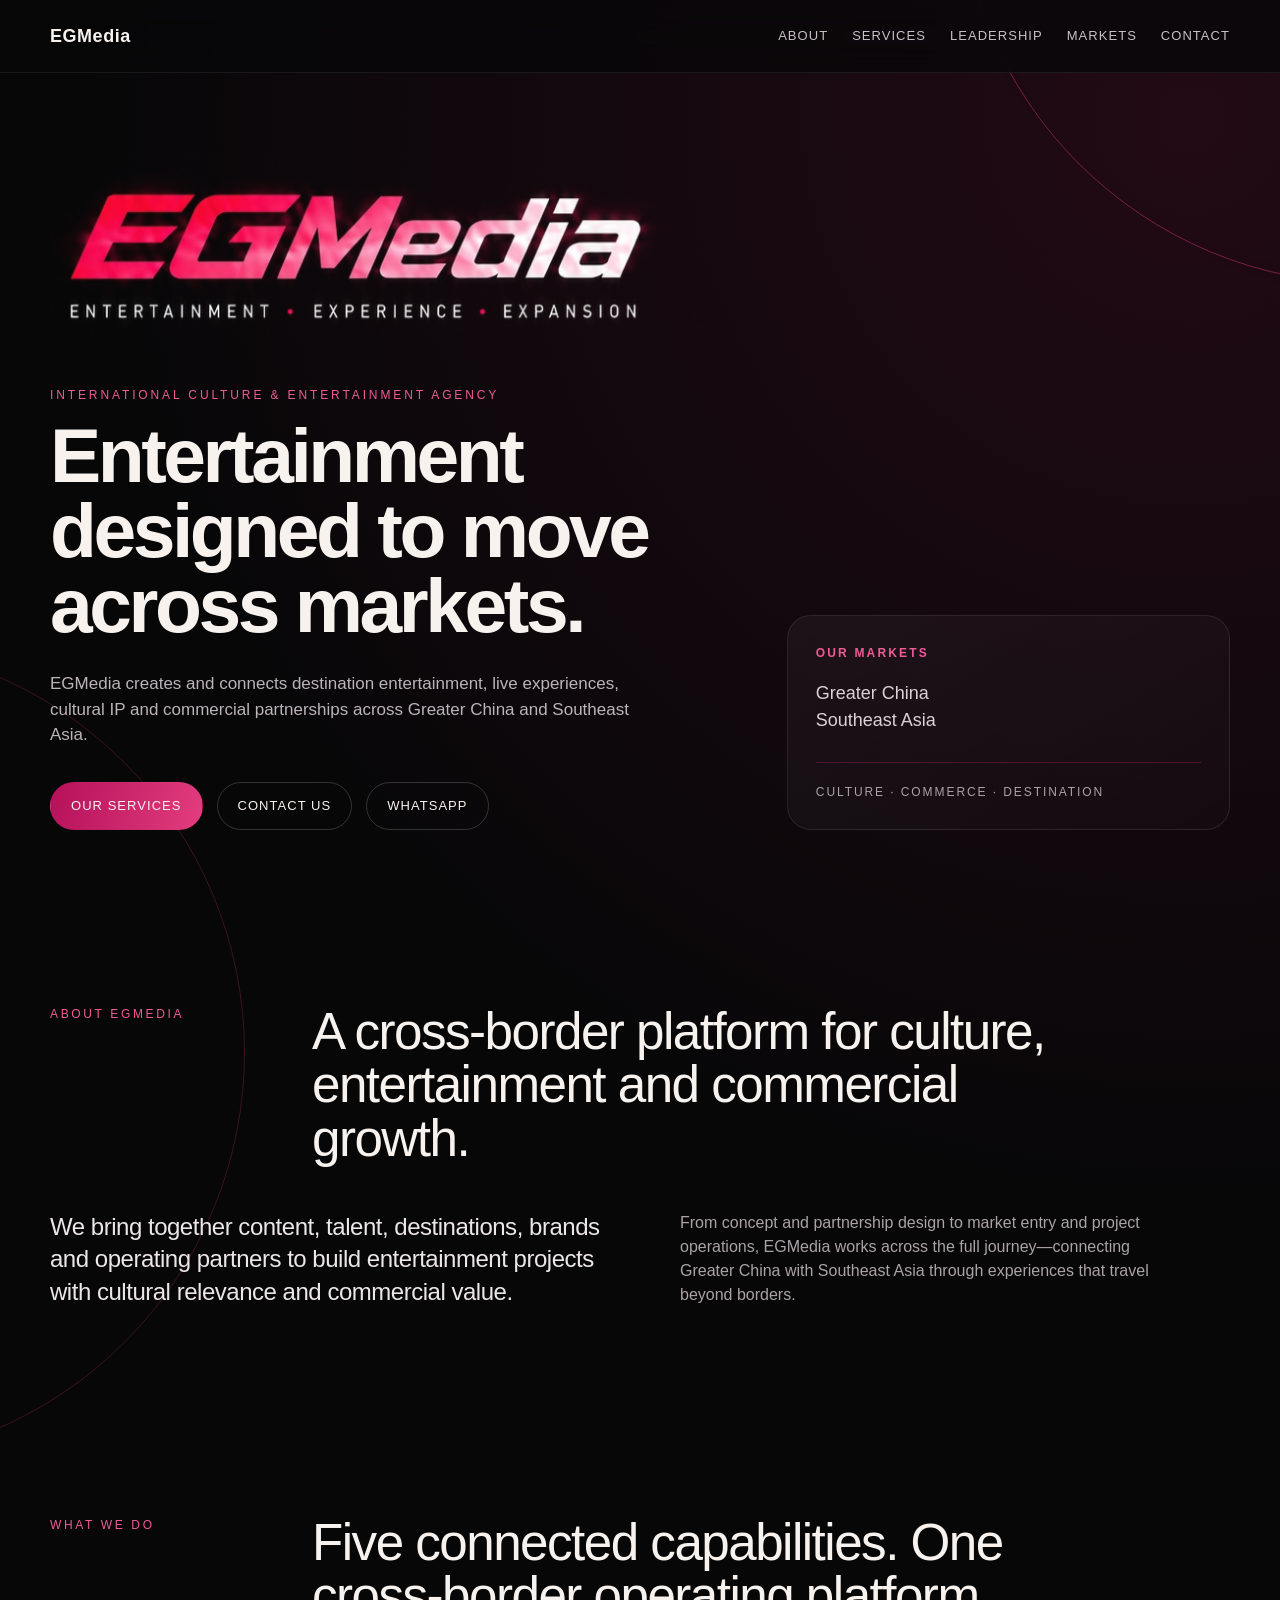
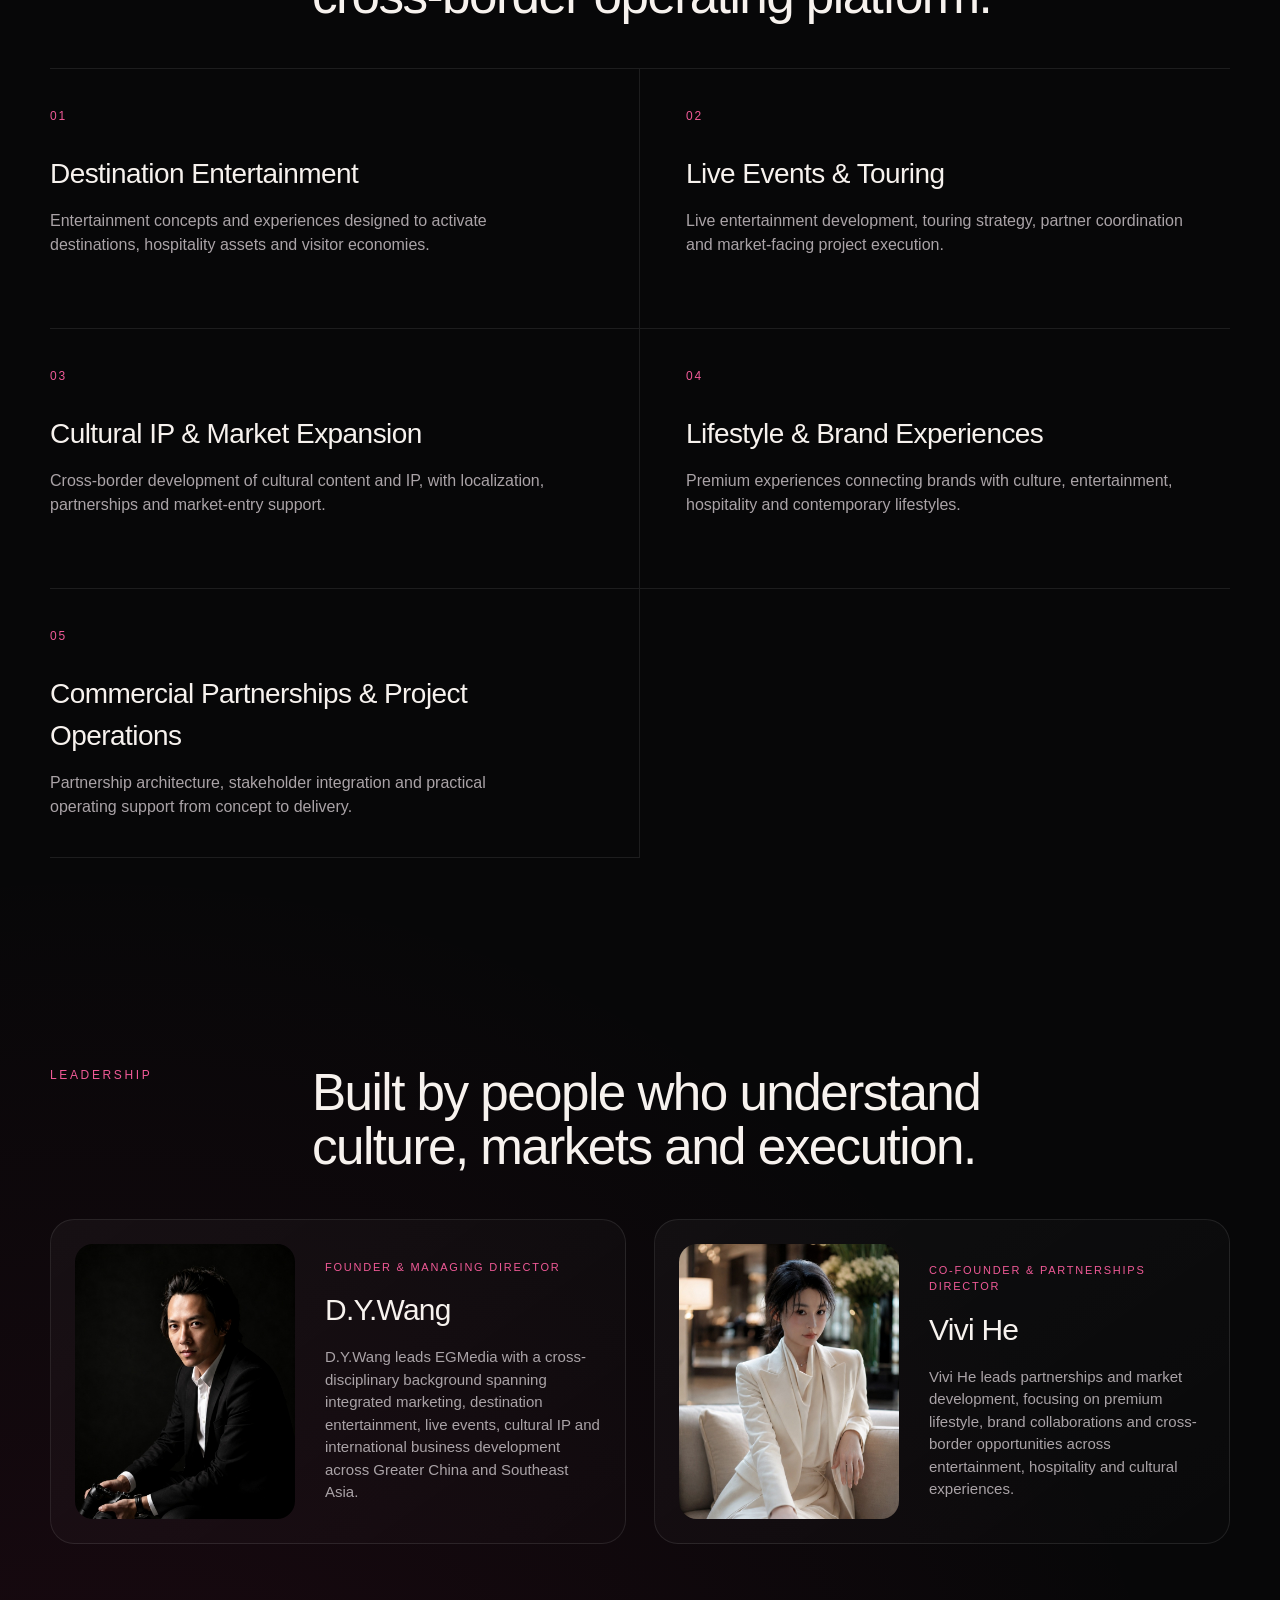
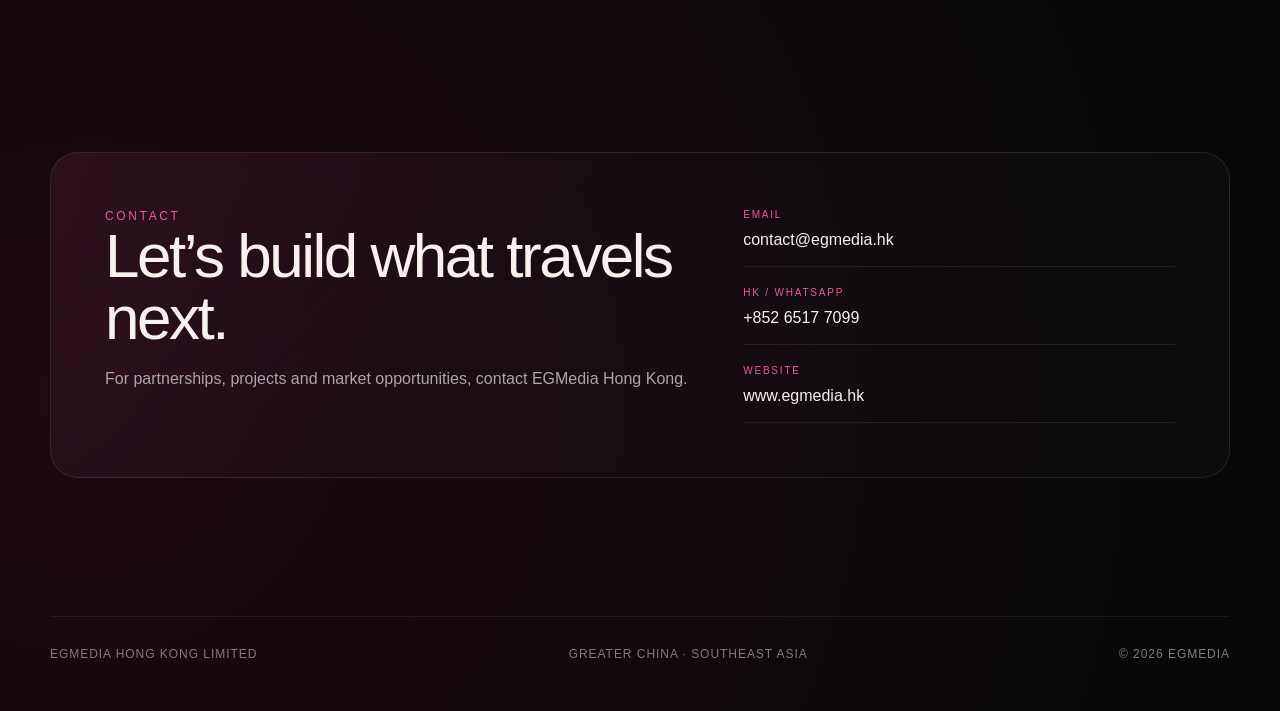
<file: EGMedia_index_mobile_fixed.html>
<!DOCTYPE html>
<html lang="en">
<head>
  <meta charset="UTF-8" />
  <meta name="viewport" content="width=device-width, initial-scale=1.0" />
  <meta name="description" content="EGMedia is an international culture and entertainment agency connecting Greater China and Southeast Asia." />
  <title>EGMedia | Entertainment · Experience · Expansion</title>
  <style>
    :root {
      --bg: #070708;
      --panel: rgba(255,255,255,.035);
      --line: rgba(224, 36, 111, .28);
      --pink: #e0246f;
      --pink-soft: #f05a97;
      --warm: #f7f2ee;
      --muted: #a8a2a6;
      --max: 1180px;
    }

    * { box-sizing: border-box; }
    html { scroll-behavior: smooth; }
    body {
      margin: 0;
      color: var(--warm);
      background:
        radial-gradient(circle at 93% 3%, rgba(227, 34, 111, .12), transparent 28%),
        radial-gradient(circle at 7% 92%, rgba(227, 34, 111, .10), transparent 30%),
        var(--bg);
      font-family: Inter, "Helvetica Neue", Arial, sans-serif;
      line-height: 1.5;
      overflow-x: hidden;
    }

    body::before,
    body::after {
      content: "";
      position: fixed;
      z-index: -1;
      width: 64vw;
      height: 64vw;
      border: 1px solid rgba(240, 61, 130, .42);
      border-radius: 50%;
      filter: drop-shadow(0 0 14px rgba(240, 61, 130, .22));
      pointer-events: none;
    }
    body::before { right: -39vw; top: -42vw; }
    body::after { left: -45vw; bottom: -44vw; opacity: .55; }

    a { color: inherit; text-decoration: none; }
    .wrap { width: min(calc(100% - 40px), var(--max)); margin: 0 auto; }

    nav {
      position: sticky;
      top: 0;
      z-index: 10;
      border-bottom: 1px solid rgba(255,255,255,.07);
      background: rgba(7,7,8,.76);
      backdrop-filter: blur(16px);
    }
    .nav-inner {
      height: 72px;
      display: flex;
      align-items: center;
      justify-content: space-between;
      gap: 24px;
    }
    .brand-mini {
      font-size: 18px;
      font-weight: 700;
      letter-spacing: .03em;
    }
    .nav-links {
      display: flex;
      gap: 24px;
      color: #c7c1c5;
      font-size: 13px;
      letter-spacing: .08em;
      text-transform: uppercase;
    }
    .nav-links a:hover { color: var(--pink-soft); }

    .hero {
      min-height: calc(100vh - 72px);
      display: grid;
      align-items: center;
      padding: 76px 0 64px;
    }
    .hero-grid {
      display: grid;
      grid-template-columns: minmax(0, 1.2fr) minmax(280px, .8fr);
      gap: 72px;
      align-items: end;
    }
    .logo-lockup {
      display: block;
      width: min(720px, 100%);
      height: auto;
      mix-blend-mode: screen;
    }
    .kicker {
      margin: 46px 0 14px;
      color: var(--pink-soft);
      font-size: 12px;
      letter-spacing: .24em;
      text-transform: uppercase;
    }
    h1 {
      margin: 0;
      max-width: 850px;
      font-size: clamp(42px, 6vw, 82px);
      line-height: .98;
      letter-spacing: -.045em;
      font-weight: 560;
    }
    .hero-copy {
      color: #bbb4b8;
      font-size: 17px;
      max-width: 620px;
      margin: 28px 0 0;
    }
    .cta-row {
      display: flex;
      gap: 14px;
      flex-wrap: wrap;
      margin-top: 34px;
    }
    .btn {
      display: inline-flex;
      align-items: center;
      justify-content: center;
      min-height: 48px;
      padding: 0 20px;
      border: 1px solid rgba(255,255,255,.18);
      border-radius: 999px;
      font-size: 13px;
      letter-spacing: .08em;
      text-transform: uppercase;
      transition: .2s ease;
    }
    .btn.primary {
      background: linear-gradient(105deg, #b5115a, #e33d7e);
      border-color: transparent;
    }
    .btn:hover { transform: translateY(-1px); border-color: rgba(240,90,151,.7); }

    .hero-aside {
      padding: 28px;
      border: 1px solid rgba(255,255,255,.09);
      background: linear-gradient(145deg, rgba(255,255,255,.045), rgba(255,255,255,.015));
      border-radius: 24px;
    }
    .hero-aside strong {
      display: block;
      color: var(--pink-soft);
      font-size: 12px;
      letter-spacing: .18em;
      text-transform: uppercase;
      margin-bottom: 18px;
    }
    .hero-aside p { margin: 0; color: #d9d3d6; font-size: 18px; }
    .markets {
      margin-top: 28px;
      padding-top: 20px;
      border-top: 1px solid var(--line);
      color: #a9a2a6;
      font-size: 12px;
      letter-spacing: .16em;
      text-transform: uppercase;
    }

    section { padding: 104px 0; }
    .section-head {
      display: grid;
      grid-template-columns: 220px minmax(0, 1fr);
      gap: 42px;
      align-items: start;
      margin-bottom: 46px;
    }
    .section-label {
      color: var(--pink-soft);
      font-size: 12px;
      letter-spacing: .22em;
      text-transform: uppercase;
    }
    .section-title {
      margin: 0;
      font-size: clamp(32px, 4vw, 54px);
      line-height: 1.04;
      letter-spacing: -.03em;
      font-weight: 520;
      max-width: 780px;
    }

    .services {
      display: grid;
      grid-template-columns: repeat(2, minmax(0, 1fr));
      border-top: 1px solid rgba(255,255,255,.09);
    }
    .service {
      min-height: 260px;
      padding: 38px 34px 38px 0;
      border-bottom: 1px solid rgba(255,255,255,.09);
    }
    .service:nth-child(odd) {
      border-right: 1px solid rgba(255,255,255,.09);
      padding-right: 46px;
    }
    .service:nth-child(even) { padding-left: 46px; }
    .service-index {
      color: var(--pink-soft);
      font-size: 12px;
      letter-spacing: .16em;
      margin-bottom: 28px;
    }
    .service h3 {
      margin: 0 0 14px;
      font-size: 28px;
      font-weight: 500;
      letter-spacing: -.02em;
    }
    .service p { margin: 0; color: #aaa3a7; max-width: 500px; }

    .about-grid {
      display: grid;
      grid-template-columns: 1fr 1fr;
      gap: 80px;
      align-items: start;
    }
    .about-copy {
      font-size: 24px;
      line-height: 1.35;
      letter-spacing: -.02em;
      color: #ebe6e8;
    }
    .about-note {
      color: #aaa3a7;
      font-size: 16px;
      max-width: 480px;
    }


    .leadership-grid {
      display: grid;
      grid-template-columns: repeat(2, minmax(0, 1fr));
      gap: 28px;
    }
    .leader-card {
      display: grid;
      grid-template-columns: 220px 1fr;
      gap: 30px;
      align-items: center;
      padding: 24px;
      border: 1px solid rgba(255,255,255,.09);
      border-radius: 24px;
      background: linear-gradient(145deg, rgba(255,255,255,.035), rgba(255,255,255,.012));
    }
    .leader-photo {
      width: 100%;
      aspect-ratio: 4 / 5;
      object-fit: cover;
      border-radius: 18px;
      display: block;
      filter: saturate(.92) contrast(1.02);
    }
    .leader-role {
      color: var(--pink-soft);
      font-size: 11px;
      letter-spacing: .16em;
      text-transform: uppercase;
      margin-bottom: 12px;
    }
    .leader-name {
      margin: 0 0 14px;
      font-size: 30px;
      font-weight: 520;
      letter-spacing: -.025em;
    }
    .leader-bio {
      margin: 0;
      color: #aaa3a7;
      font-size: 15px;
    }

    .contact-panel {
      padding: 54px;
      border: 1px solid rgba(255,255,255,.09);
      border-radius: 28px;
      background:
        linear-gradient(135deg, rgba(224,36,111,.08), transparent 38%),
        rgba(255,255,255,.02);
      display: grid;
      grid-template-columns: 1.15fr .85fr;
      gap: 54px;
    }
    .contact-panel h2 {
      margin: 0 0 18px;
      font-size: clamp(34px, 5vw, 62px);
      line-height: 1;
      letter-spacing: -.04em;
      font-weight: 520;
    }
    .contact-panel p { color: #aca5a9; margin: 0; }
    .contact-list {
      display: grid;
      gap: 18px;
      align-content: center;
    }
    .contact-item {
      padding-bottom: 14px;
      border-bottom: 1px solid rgba(255,255,255,.08);
    }
    .contact-item small {
      display: block;
      color: var(--pink-soft);
      font-size: 10px;
      letter-spacing: .18em;
      text-transform: uppercase;
      margin-bottom: 6px;
    }

    footer {
      padding: 34px 0 48px;
      color: #817b7f;
      font-size: 12px;
      letter-spacing: .08em;
      text-transform: uppercase;
    }
    .footer-row {
      display: flex;
      justify-content: space-between;
      gap: 20px;
      flex-wrap: wrap;
      border-top: 1px solid rgba(255,255,255,.07);
      padding-top: 28px;
    }

    @media (max-width: 820px) {
      .nav-links {
        display: none;
      }

      .hero {
        padding-top: 46px;
      }

      .hero-grid,
      .section-head,
      .about-grid,
      .contact-panel {
        grid-template-columns: 1fr;
        gap: 34px;
      }

      .services,
      .leadership-grid {
        grid-template-columns: 1fr;
      }

      .service,
      .service:nth-child(odd),
      .service:nth-child(even) {
        border-right: none;
        padding: 30px 0;
        min-height: auto;
      }

      .leader-card {
        grid-template-columns: 1fr;
        gap: 22px;
        padding: 22px;
      }

      .leader-photo {
        width: 100%;
      }

      .leader-name {
        font-size: 26px;
      }

      .contact-panel {
        padding: 32px 24px;
      }

      .logo-lockup {
        width: 100%;
      }

      section {
        padding: 76px 0;
      }
    }
  </style>
</head>
<body>
  <nav>
    <div class="wrap nav-inner">
      <a class="brand-mini" href="#top">EGMedia</a>
      <div class="nav-links">
        <a href="#about">About</a>
        <a href="#services">Services</a>
        <a href="#leadership">Leadership</a>
        <a href="#markets">Markets</a>
        <a href="#contact">Contact</a>
      </div>
    </div>
  </nav>

  <main id="top">
    <section class="hero">
      <div class="wrap hero-grid">
        <div>
          <img class="logo-lockup" src="assets/egmedia-logo-lockup.jpg" alt="EGMedia logo and slogan" />
          <div class="kicker">International Culture & Entertainment Agency</div>
          <h1>Entertainment designed to move across markets.</h1>
          <p class="hero-copy">
            EGMedia creates and connects destination entertainment, live experiences,
            cultural IP and commercial partnerships across Greater China and Southeast Asia.
          </p>
          <div class="cta-row">
            <a class="btn primary" href="#services">Our Services</a>
            <a class="btn" href="#contact">Contact Us</a>
            <a class="btn" href="https://wa.me/85265177099" target="_blank" rel="noreferrer">WhatsApp</a>
          </div>
        </div>

        <aside class="hero-aside" id="markets">
          <strong>Our Markets</strong>
          <p>Greater China<br />Southeast Asia</p>
          <div class="markets">Culture · Commerce · Destination</div>
        </aside>
      </div>
    </section>

    <section id="about">
      <div class="wrap">
        <div class="section-head">
          <div class="section-label">About EGMedia</div>
          <h2 class="section-title">A cross-border platform for culture, entertainment and commercial growth.</h2>
        </div>
        <div class="about-grid">
          <div class="about-copy">
            We bring together content, talent, destinations, brands and operating partners
            to build entertainment projects with cultural relevance and commercial value.
          </div>
          <div class="about-note">
            From concept and partnership design to market entry and project operations,
            EGMedia works across the full journey—connecting Greater China with Southeast Asia
            through experiences that travel beyond borders.
          </div>
        </div>
      </div>
    </section>

    <section id="services">
      <div class="wrap">
        <div class="section-head">
          <div class="section-label">What We Do</div>
          <h2 class="section-title">Five connected capabilities. One cross-border operating platform.</h2>
        </div>

        <div class="services">
          <article class="service">
            <div class="service-index">01</div>
            <h3>Destination Entertainment</h3>
            <p>Entertainment concepts and experiences designed to activate destinations, hospitality assets and visitor economies.</p>
          </article>

          <article class="service">
            <div class="service-index">02</div>
            <h3>Live Events & Touring</h3>
            <p>Live entertainment development, touring strategy, partner coordination and market-facing project execution.</p>
          </article>

          <article class="service">
            <div class="service-index">03</div>
            <h3>Cultural IP & Market Expansion</h3>
            <p>Cross-border development of cultural content and IP, with localization, partnerships and market-entry support.</p>
          </article>

          <article class="service">
            <div class="service-index">04</div>
            <h3>Lifestyle & Brand Experiences</h3>
            <p>Premium experiences connecting brands with culture, entertainment, hospitality and contemporary lifestyles.</p>
          </article>

          <article class="service">
            <div class="service-index">05</div>
            <h3>Commercial Partnerships & Project Operations</h3>
            <p>Partnership architecture, stakeholder integration and practical operating support from concept to delivery.</p>
          </article>
        </div>
      </div>
    </section>


    <section id="leadership">
      <div class="wrap">
        <div class="section-head">
          <div class="section-label">Leadership</div>
          <h2 class="section-title">Built by people who understand culture, markets and execution.</h2>
        </div>

        <div class="leadership-grid">
          <article class="leader-card">
            <img class="leader-photo" src="assets/dy-wang.jpg" alt="D.Y.Wang" />
            <div>
              <div class="leader-role">Founder & Managing Director</div>
              <h3 class="leader-name">D.Y.Wang</h3>
              <p class="leader-bio">
                D.Y.Wang leads EGMedia with a cross-disciplinary background spanning integrated marketing,
                destination entertainment, live events, cultural IP and international business development
                across Greater China and Southeast Asia.
              </p>
            </div>
          </article>

          <article class="leader-card">
            <img class="leader-photo" src="assets/vivi-he.jpg" alt="Vivi He" />
            <div>
              <div class="leader-role">Co-Founder & Partnerships Director</div>
              <h3 class="leader-name">Vivi He</h3>
              <p class="leader-bio">
                Vivi He leads partnerships and market development, focusing on premium lifestyle,
                brand collaborations and cross-border opportunities across entertainment,
                hospitality and cultural experiences.
              </p>
            </div>
          </article>
        </div>
      </div>
    </section>

    <section id="contact">
      <div class="wrap">
        <div class="contact-panel">
          <div>
            <div class="section-label">Contact</div>
            <h2>Let’s build what travels next.</h2>
            <p>For partnerships, projects and market opportunities, contact EGMedia Hong Kong.</p>
          </div>
          <div class="contact-list">
            <div class="contact-item">
              <small>Email</small>
              <a href="mailto:contact@egmedia.hk">contact@egmedia.hk</a>
            </div>
            <div class="contact-item">
              <small>HK / WhatsApp</small>
              <a href="https://wa.me/85265177099" target="_blank" rel="noreferrer">+852 6517 7099</a>
            </div>
            <div class="contact-item">
              <small>Website</small>
              <a href="https://egmedia.hk">www.egmedia.hk</a>
            </div>
          </div>
        </div>
      </div>
    </section>
  </main>

  <footer>
    <div class="wrap footer-row">
      <span>EGMEDIA HONG KONG LIMITED</span>
      <span>Greater China · Southeast Asia</span>
      <span>© 2026 EGMedia</span>
    </div>
  </footer>
</body>
</html>
</file>
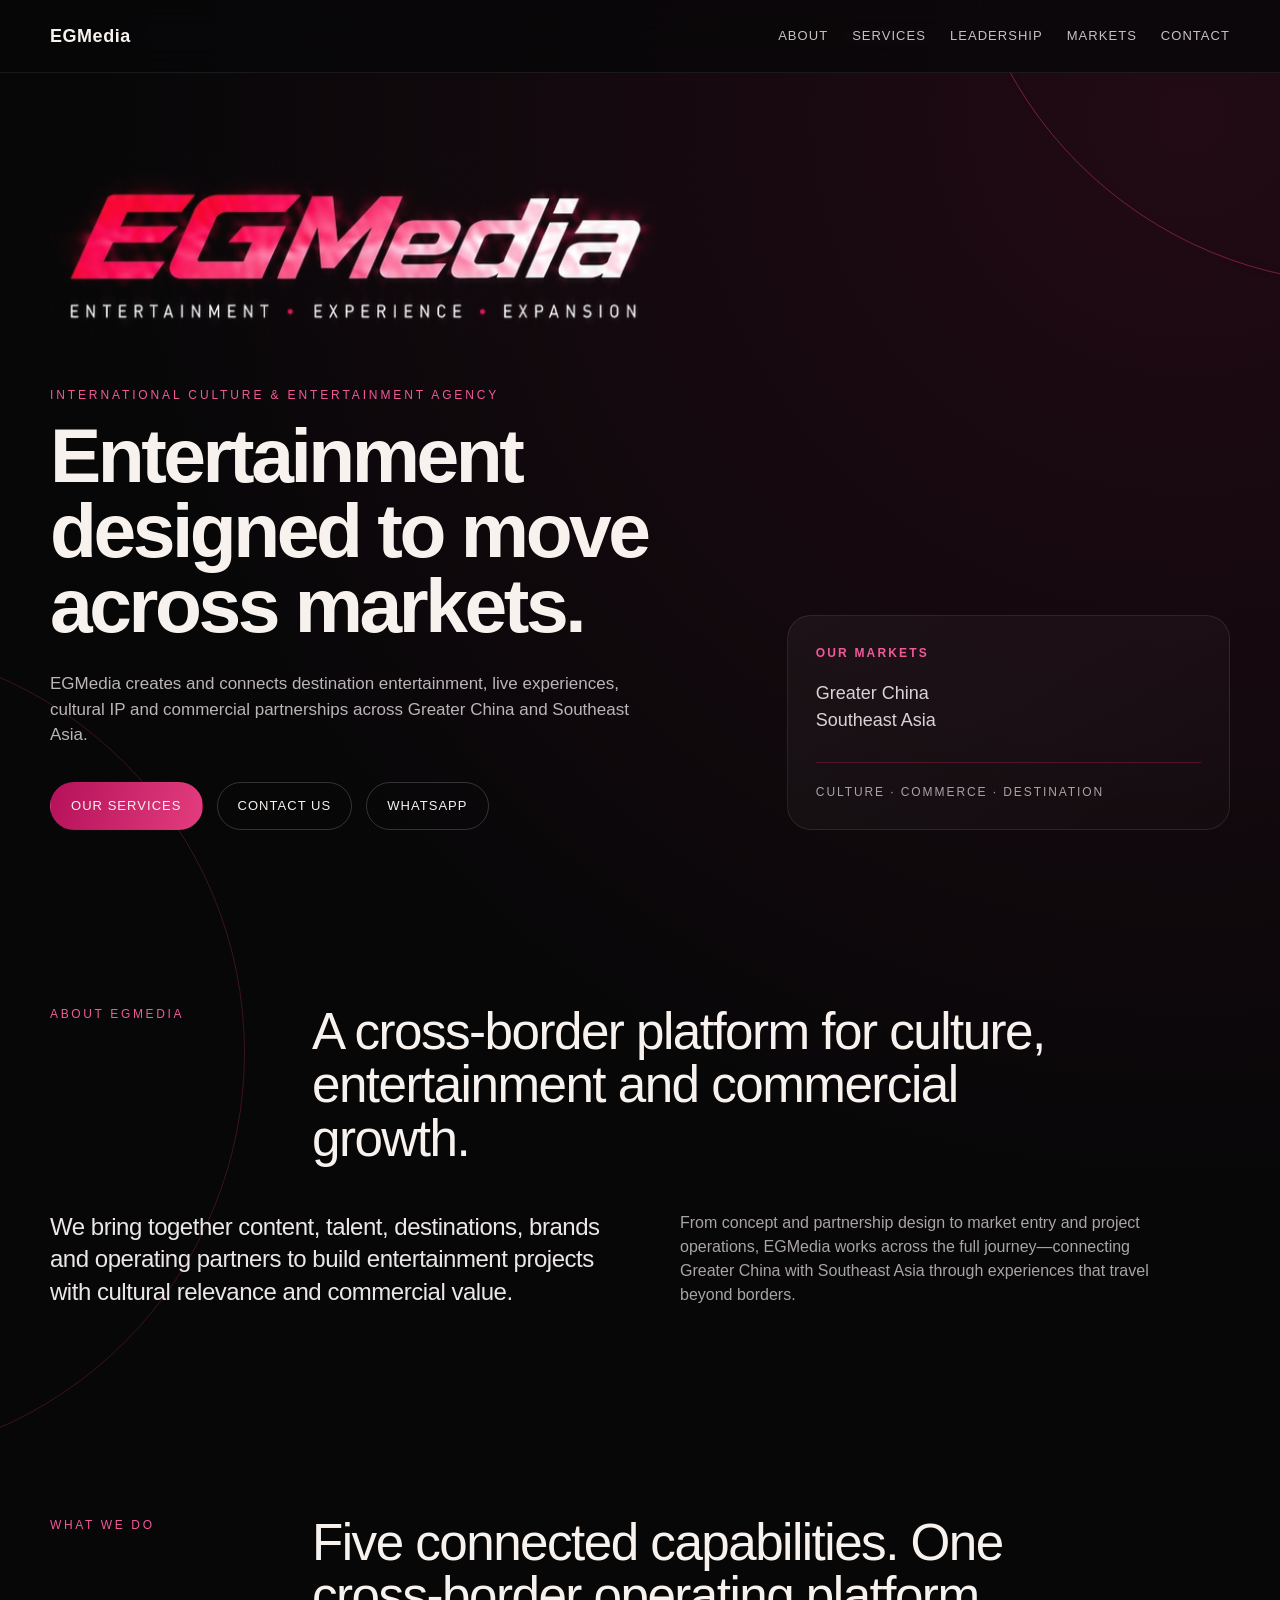
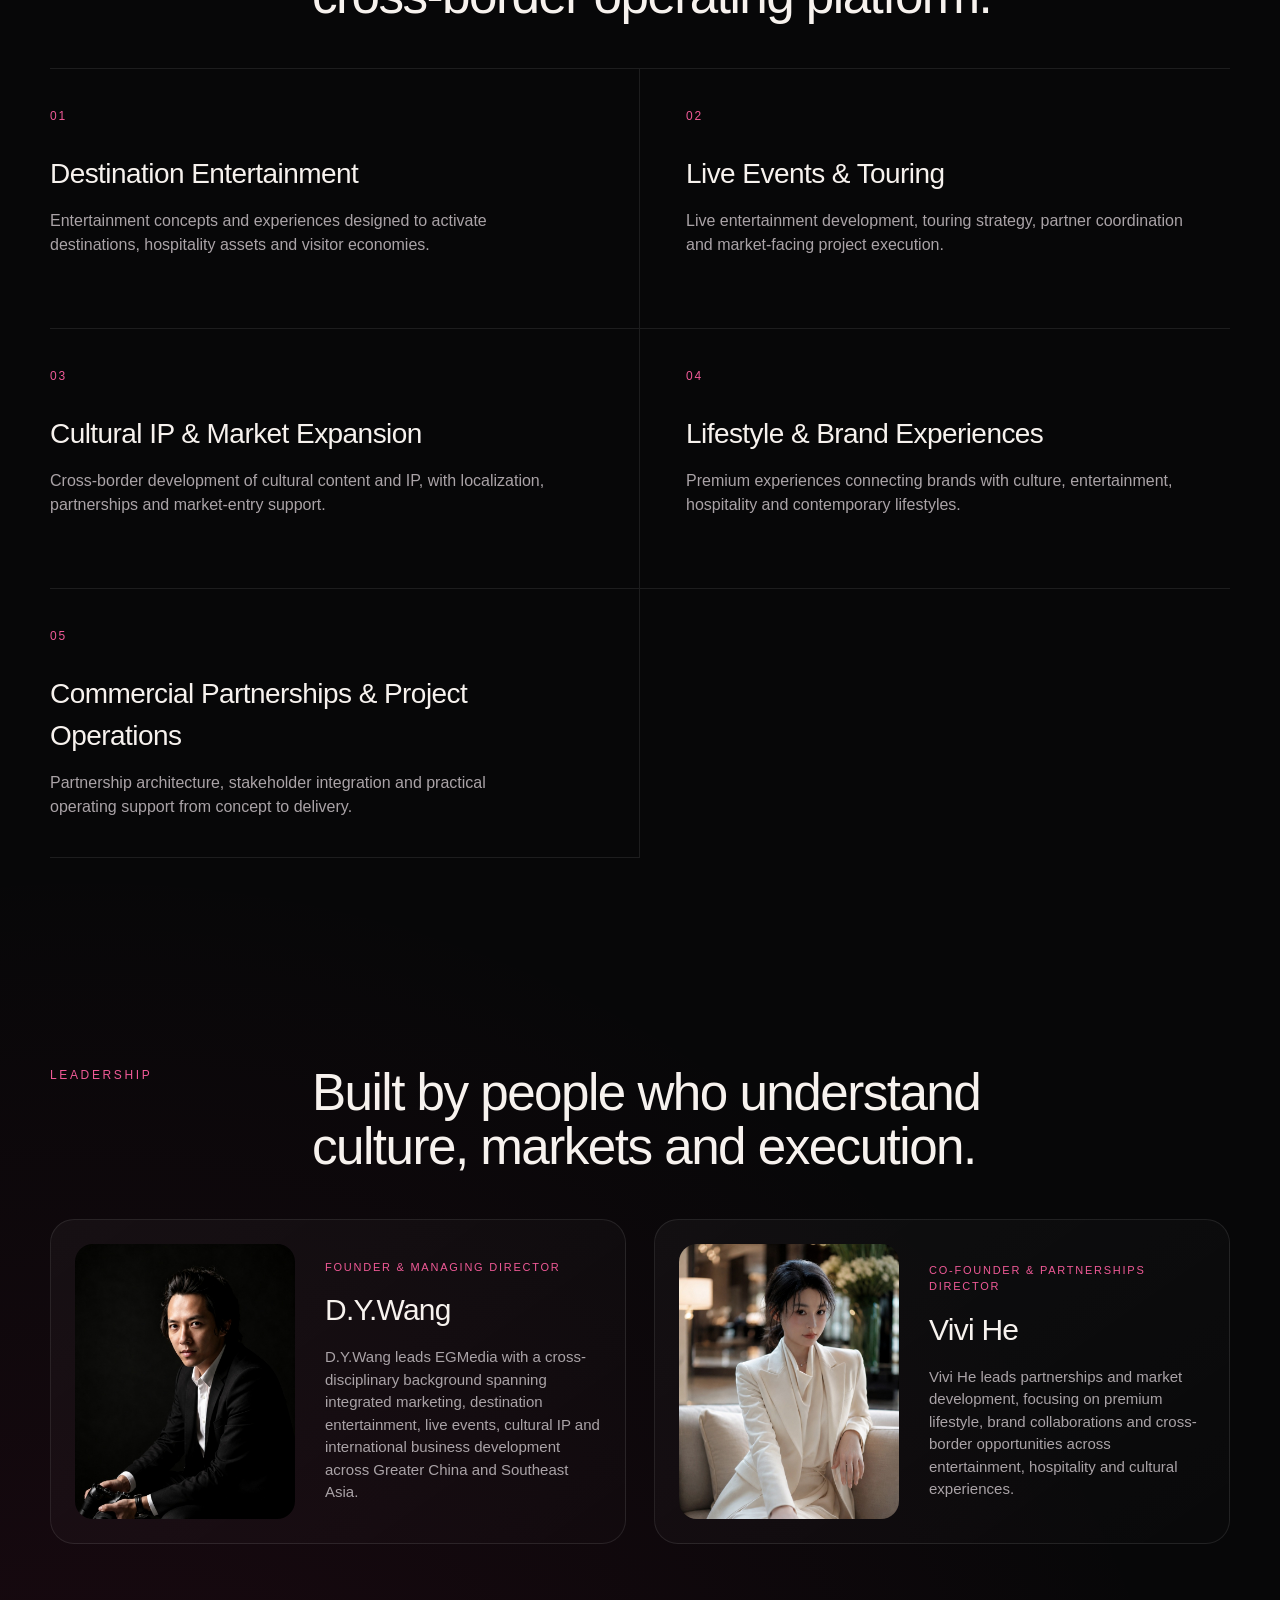
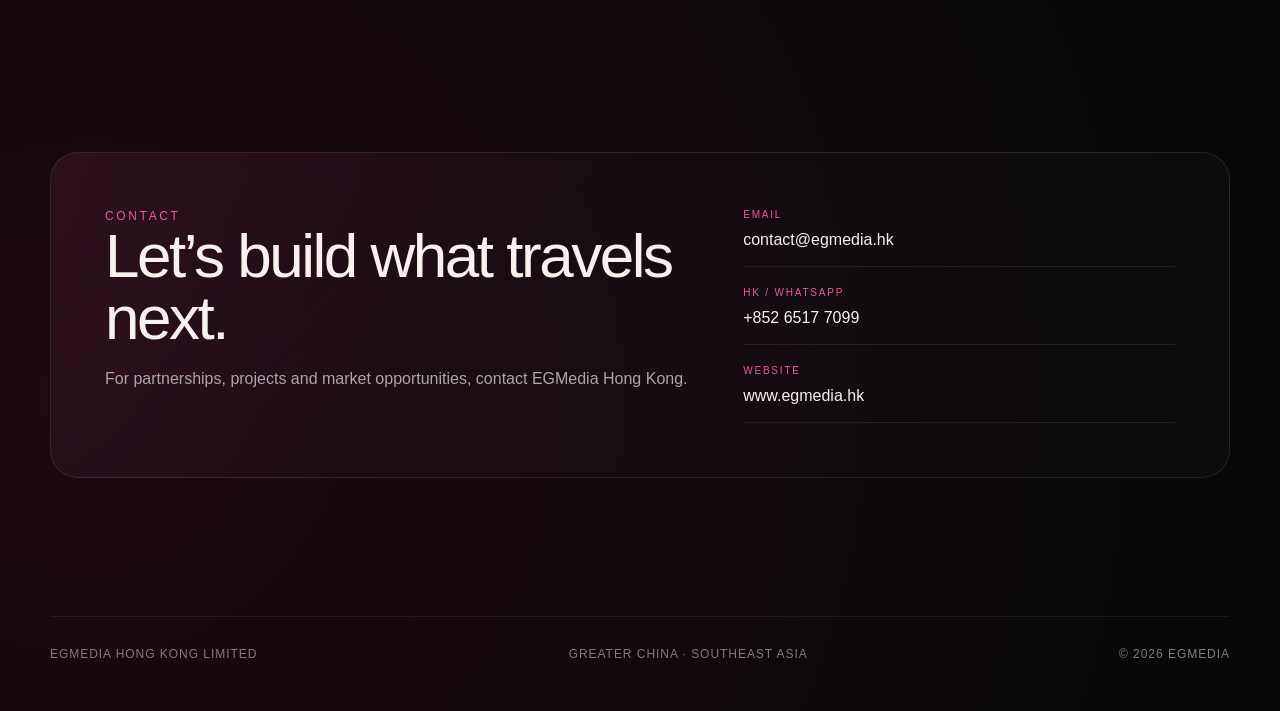
<file: EGMedia_mobile_final_fix.html>
<!DOCTYPE html>
<html lang="en">
<head>
  <meta charset="UTF-8" />
  <meta name="viewport" content="width=device-width, initial-scale=1.0" />
  <meta name="description" content="EGMedia is an international culture and entertainment agency connecting Greater China and Southeast Asia." />
  <title>EGMedia | Entertainment · Experience · Expansion</title>
  <style>
    :root {
      --bg: #070708;
      --panel: rgba(255,255,255,.035);
      --line: rgba(224, 36, 111, .28);
      --pink: #e0246f;
      --pink-soft: #f05a97;
      --warm: #f7f2ee;
      --muted: #a8a2a6;
      --max: 1180px;
    }

    * { box-sizing: border-box; }
    html { scroll-behavior: smooth; }
    body {
      margin: 0;
      color: var(--warm);
      background:
        radial-gradient(circle at 93% 3%, rgba(227, 34, 111, .12), transparent 28%),
        radial-gradient(circle at 7% 92%, rgba(227, 34, 111, .10), transparent 30%),
        var(--bg);
      font-family: Inter, "Helvetica Neue", Arial, sans-serif;
      line-height: 1.5;
      overflow-x: hidden;
    }

    body::before,
    body::after {
      content: "";
      position: fixed;
      z-index: -1;
      width: 64vw;
      height: 64vw;
      border: 1px solid rgba(240, 61, 130, .42);
      border-radius: 50%;
      filter: drop-shadow(0 0 14px rgba(240, 61, 130, .22));
      pointer-events: none;
    }
    body::before { right: -39vw; top: -42vw; }
    body::after { left: -45vw; bottom: -44vw; opacity: .55; }

    a { color: inherit; text-decoration: none; }
    .wrap { width: min(calc(100% - 40px), var(--max)); margin: 0 auto; }

    nav {
      position: sticky;
      top: 0;
      z-index: 10;
      border-bottom: 1px solid rgba(255,255,255,.07);
      background: rgba(7,7,8,.76);
      backdrop-filter: blur(16px);
    }
    .nav-inner {
      height: 72px;
      display: flex;
      align-items: center;
      justify-content: space-between;
      gap: 24px;
    }
    .brand-mini {
      font-size: 18px;
      font-weight: 700;
      letter-spacing: .03em;
    }
    .nav-links {
      display: flex;
      gap: 24px;
      color: #c7c1c5;
      font-size: 13px;
      letter-spacing: .08em;
      text-transform: uppercase;
    }
    .nav-links a:hover { color: var(--pink-soft); }

    .hero {
      min-height: calc(100vh - 72px);
      display: grid;
      align-items: center;
      padding: 76px 0 64px;
    }
    .hero-grid {
      display: grid;
      grid-template-columns: minmax(0, 1.2fr) minmax(280px, .8fr);
      gap: 72px;
      align-items: end;
    }
    .logo-lockup {
      display: block;
      width: min(720px, 100%);
      height: auto;
      mix-blend-mode: screen;
    }
    .kicker {
      margin: 46px 0 14px;
      color: var(--pink-soft);
      font-size: 12px;
      letter-spacing: .24em;
      text-transform: uppercase;
    }
    h1 {
      margin: 0;
      max-width: 850px;
      font-size: clamp(42px, 6vw, 82px);
      line-height: .98;
      letter-spacing: -.045em;
      font-weight: 560;
    }
    .hero-copy {
      color: #bbb4b8;
      font-size: 17px;
      max-width: 620px;
      margin: 28px 0 0;
    }
    .cta-row {
      display: flex;
      gap: 14px;
      flex-wrap: wrap;
      margin-top: 34px;
    }
    .btn {
      display: inline-flex;
      align-items: center;
      justify-content: center;
      min-height: 48px;
      padding: 0 20px;
      border: 1px solid rgba(255,255,255,.18);
      border-radius: 999px;
      font-size: 13px;
      letter-spacing: .08em;
      text-transform: uppercase;
      transition: .2s ease;
    }
    .btn.primary {
      background: linear-gradient(105deg, #b5115a, #e33d7e);
      border-color: transparent;
    }
    .btn:hover { transform: translateY(-1px); border-color: rgba(240,90,151,.7); }

    .hero-aside {
      padding: 28px;
      border: 1px solid rgba(255,255,255,.09);
      background: linear-gradient(145deg, rgba(255,255,255,.045), rgba(255,255,255,.015));
      border-radius: 24px;
    }
    .hero-aside strong {
      display: block;
      color: var(--pink-soft);
      font-size: 12px;
      letter-spacing: .18em;
      text-transform: uppercase;
      margin-bottom: 18px;
    }
    .hero-aside p { margin: 0; color: #d9d3d6; font-size: 18px; }
    .markets {
      margin-top: 28px;
      padding-top: 20px;
      border-top: 1px solid var(--line);
      color: #a9a2a6;
      font-size: 12px;
      letter-spacing: .16em;
      text-transform: uppercase;
    }

    section { padding: 104px 0; }
    .section-head {
      display: grid;
      grid-template-columns: 220px minmax(0, 1fr);
      gap: 42px;
      align-items: start;
      margin-bottom: 46px;
    }
    .section-label {
      color: var(--pink-soft);
      font-size: 12px;
      letter-spacing: .22em;
      text-transform: uppercase;
    }
    .section-title {
      margin: 0;
      font-size: clamp(32px, 4vw, 54px);
      line-height: 1.04;
      letter-spacing: -.03em;
      font-weight: 520;
      max-width: 780px;
    }

    .services {
      display: grid;
      grid-template-columns: repeat(2, minmax(0, 1fr));
      border-top: 1px solid rgba(255,255,255,.09);
    }
    .service {
      min-height: 260px;
      padding: 38px 34px 38px 0;
      border-bottom: 1px solid rgba(255,255,255,.09);
    }
    .service:nth-child(odd) {
      border-right: 1px solid rgba(255,255,255,.09);
      padding-right: 46px;
    }
    .service:nth-child(even) { padding-left: 46px; }
    .service-index {
      color: var(--pink-soft);
      font-size: 12px;
      letter-spacing: .16em;
      margin-bottom: 28px;
    }
    .service h3 {
      margin: 0 0 14px;
      font-size: 28px;
      font-weight: 500;
      letter-spacing: -.02em;
    }
    .service p { margin: 0; color: #aaa3a7; max-width: 500px; }

    .about-grid {
      display: grid;
      grid-template-columns: 1fr 1fr;
      gap: 80px;
      align-items: start;
    }
    .about-copy {
      font-size: 24px;
      line-height: 1.35;
      letter-spacing: -.02em;
      color: #ebe6e8;
    }
    .about-note {
      color: #aaa3a7;
      font-size: 16px;
      max-width: 480px;
    }


    .leadership-grid {
      display: grid;
      grid-template-columns: repeat(2, minmax(0, 1fr));
      gap: 28px;
    }
    .leader-card {
      display: grid;
      grid-template-columns: 220px 1fr;
      gap: 30px;
      align-items: center;
      padding: 24px;
      border: 1px solid rgba(255,255,255,.09);
      border-radius: 24px;
      background: linear-gradient(145deg, rgba(255,255,255,.035), rgba(255,255,255,.012));
    }
    .leader-photo {
      width: 100%;
      aspect-ratio: 4 / 5;
      object-fit: cover;
      border-radius: 18px;
      display: block;
      filter: saturate(.92) contrast(1.02);
    }
    .leader-role {
      color: var(--pink-soft);
      font-size: 11px;
      letter-spacing: .16em;
      text-transform: uppercase;
      margin-bottom: 12px;
    }
    .leader-name {
      margin: 0 0 14px;
      font-size: 30px;
      font-weight: 520;
      letter-spacing: -.025em;
    }
    .leader-bio {
      margin: 0;
      color: #aaa3a7;
      font-size: 15px;
    }

    .contact-panel {
      padding: 54px;
      border: 1px solid rgba(255,255,255,.09);
      border-radius: 28px;
      background:
        linear-gradient(135deg, rgba(224,36,111,.08), transparent 38%),
        rgba(255,255,255,.02);
      display: grid;
      grid-template-columns: 1.15fr .85fr;
      gap: 54px;
    }
    .contact-panel h2 {
      margin: 0 0 18px;
      font-size: clamp(34px, 5vw, 62px);
      line-height: 1;
      letter-spacing: -.04em;
      font-weight: 520;
    }
    .contact-panel p { color: #aca5a9; margin: 0; }
    .contact-list {
      display: grid;
      gap: 18px;
      align-content: center;
    }
    .contact-item {
      padding-bottom: 14px;
      border-bottom: 1px solid rgba(255,255,255,.08);
    }
    .contact-item small {
      display: block;
      color: var(--pink-soft);
      font-size: 10px;
      letter-spacing: .18em;
      text-transform: uppercase;
      margin-bottom: 6px;
    }

    footer {
      padding: 34px 0 48px;
      color: #817b7f;
      font-size: 12px;
      letter-spacing: .08em;
      text-transform: uppercase;
    }
    .footer-row {
      display: flex;
      justify-content: space-between;
      gap: 20px;
      flex-wrap: wrap;
      border-top: 1px solid rgba(255,255,255,.07);
      padding-top: 28px;
    }

    @media (max-width: 820px) {
      * {
        max-width: 100%;
      }

      .wrap {
        width: calc(100% - 32px);
      }

      .nav-links {
        display: none;
      }

      .hero {
        min-height: auto;
        padding: 48px 0 56px;
      }

      .hero-grid,
      .section-head,
      .about-grid,
      .contact-panel,
      .leadership-grid {
        display: grid;
        grid-template-columns: 1fr;
        gap: 32px;
      }

      .hero-grid {
        align-items: start;
      }

      .logo-lockup {
        width: 100%;
        height: auto;
      }

      h1 {
        font-size: clamp(38px, 12vw, 52px);
      }

      .hero-aside {
        width: 100%;
      }

      .services {
        grid-template-columns: 1fr;
      }

      .service,
      .service:nth-child(odd),
      .service:nth-child(even) {
        border-right: none;
        padding: 28px 0;
        min-height: auto;
      }

      .leader-card {
        display: block;
        width: 100%;
        height: auto;
        padding: 20px;
        margin: 0;
      }

      .leader-card > div {
        position: static;
        width: 100%;
        margin-top: 22px;
      }

      .leader-photo {
        display: block;
        width: 100%;
        height: auto;
        aspect-ratio: 4 / 5;
        object-fit: cover;
      }

      .leader-role,
      .leader-name,
      .leader-bio {
        position: static;
      }

      .leader-name {
        font-size: 26px;
      }

      .contact-panel {
        padding: 28px 22px;
      }

      section {
        padding: 70px 0;
      }
    }
  </style>
</head>
<body>
  <nav>
    <div class="wrap nav-inner">
      <a class="brand-mini" href="#top">EGMedia</a>
      <div class="nav-links">
        <a href="#about">About</a>
        <a href="#services">Services</a>
        <a href="#leadership">Leadership</a>
        <a href="#markets">Markets</a>
        <a href="#contact">Contact</a>
      </div>
    </div>
  </nav>

  <main id="top">
    <section class="hero">
      <div class="wrap hero-grid">
        <div>
          <img class="logo-lockup" src="assets/egmedia-logo-lockup.jpg" alt="EGMedia logo and slogan" />
          <div class="kicker">International Culture & Entertainment Agency</div>
          <h1>Entertainment designed to move across markets.</h1>
          <p class="hero-copy">
            EGMedia creates and connects destination entertainment, live experiences,
            cultural IP and commercial partnerships across Greater China and Southeast Asia.
          </p>
          <div class="cta-row">
            <a class="btn primary" href="#services">Our Services</a>
            <a class="btn" href="#contact">Contact Us</a>
            <a class="btn" href="https://wa.me/85265177099" target="_blank" rel="noreferrer">WhatsApp</a>
          </div>
        </div>

        <aside class="hero-aside" id="markets">
          <strong>Our Markets</strong>
          <p>Greater China<br />Southeast Asia</p>
          <div class="markets">Culture · Commerce · Destination</div>
        </aside>
      </div>
    </section>

    <section id="about">
      <div class="wrap">
        <div class="section-head">
          <div class="section-label">About EGMedia</div>
          <h2 class="section-title">A cross-border platform for culture, entertainment and commercial growth.</h2>
        </div>
        <div class="about-grid">
          <div class="about-copy">
            We bring together content, talent, destinations, brands and operating partners
            to build entertainment projects with cultural relevance and commercial value.
          </div>
          <div class="about-note">
            From concept and partnership design to market entry and project operations,
            EGMedia works across the full journey—connecting Greater China with Southeast Asia
            through experiences that travel beyond borders.
          </div>
        </div>
      </div>
    </section>

    <section id="services">
      <div class="wrap">
        <div class="section-head">
          <div class="section-label">What We Do</div>
          <h2 class="section-title">Five connected capabilities. One cross-border operating platform.</h2>
        </div>

        <div class="services">
          <article class="service">
            <div class="service-index">01</div>
            <h3>Destination Entertainment</h3>
            <p>Entertainment concepts and experiences designed to activate destinations, hospitality assets and visitor economies.</p>
          </article>

          <article class="service">
            <div class="service-index">02</div>
            <h3>Live Events & Touring</h3>
            <p>Live entertainment development, touring strategy, partner coordination and market-facing project execution.</p>
          </article>

          <article class="service">
            <div class="service-index">03</div>
            <h3>Cultural IP & Market Expansion</h3>
            <p>Cross-border development of cultural content and IP, with localization, partnerships and market-entry support.</p>
          </article>

          <article class="service">
            <div class="service-index">04</div>
            <h3>Lifestyle & Brand Experiences</h3>
            <p>Premium experiences connecting brands with culture, entertainment, hospitality and contemporary lifestyles.</p>
          </article>

          <article class="service">
            <div class="service-index">05</div>
            <h3>Commercial Partnerships & Project Operations</h3>
            <p>Partnership architecture, stakeholder integration and practical operating support from concept to delivery.</p>
          </article>
        </div>
      </div>
    </section>


    <section id="leadership">
      <div class="wrap">
        <div class="section-head">
          <div class="section-label">Leadership</div>
          <h2 class="section-title">Built by people who understand culture, markets and execution.</h2>
        </div>

        <div class="leadership-grid">
          <article class="leader-card">
            <img class="leader-photo" src="assets/dy-wang.jpg" alt="D.Y.Wang" />
            <div>
              <div class="leader-role">Founder & Managing Director</div>
              <h3 class="leader-name">D.Y.Wang</h3>
              <p class="leader-bio">
                D.Y.Wang leads EGMedia with a cross-disciplinary background spanning integrated marketing,
                destination entertainment, live events, cultural IP and international business development
                across Greater China and Southeast Asia.
              </p>
            </div>
          </article>

          <article class="leader-card">
            <img class="leader-photo" src="assets/vivi-he.jpg" alt="Vivi He" />
            <div>
              <div class="leader-role">Co-Founder & Partnerships Director</div>
              <h3 class="leader-name">Vivi He</h3>
              <p class="leader-bio">
                Vivi He leads partnerships and market development, focusing on premium lifestyle,
                brand collaborations and cross-border opportunities across entertainment,
                hospitality and cultural experiences.
              </p>
            </div>
          </article>
        </div>
      </div>
    </section>

    <section id="contact">
      <div class="wrap">
        <div class="contact-panel">
          <div>
            <div class="section-label">Contact</div>
            <h2>Let’s build what travels next.</h2>
            <p>For partnerships, projects and market opportunities, contact EGMedia Hong Kong.</p>
          </div>
          <div class="contact-list">
            <div class="contact-item">
              <small>Email</small>
              <a href="mailto:contact@egmedia.hk">contact@egmedia.hk</a>
            </div>
            <div class="contact-item">
              <small>HK / WhatsApp</small>
              <a href="https://wa.me/85265177099" target="_blank" rel="noreferrer">+852 6517 7099</a>
            </div>
            <div class="contact-item">
              <small>Website</small>
              <a href="https://egmedia.hk">www.egmedia.hk</a>
            </div>
          </div>
        </div>
      </div>
    </section>
  </main>

  <footer>
    <div class="wrap footer-row">
      <span>EGMEDIA HONG KONG LIMITED</span>
      <span>Greater China · Southeast Asia</span>
      <span>© 2026 EGMedia</span>
    </div>
  </footer>
</body>
</html>
</file>
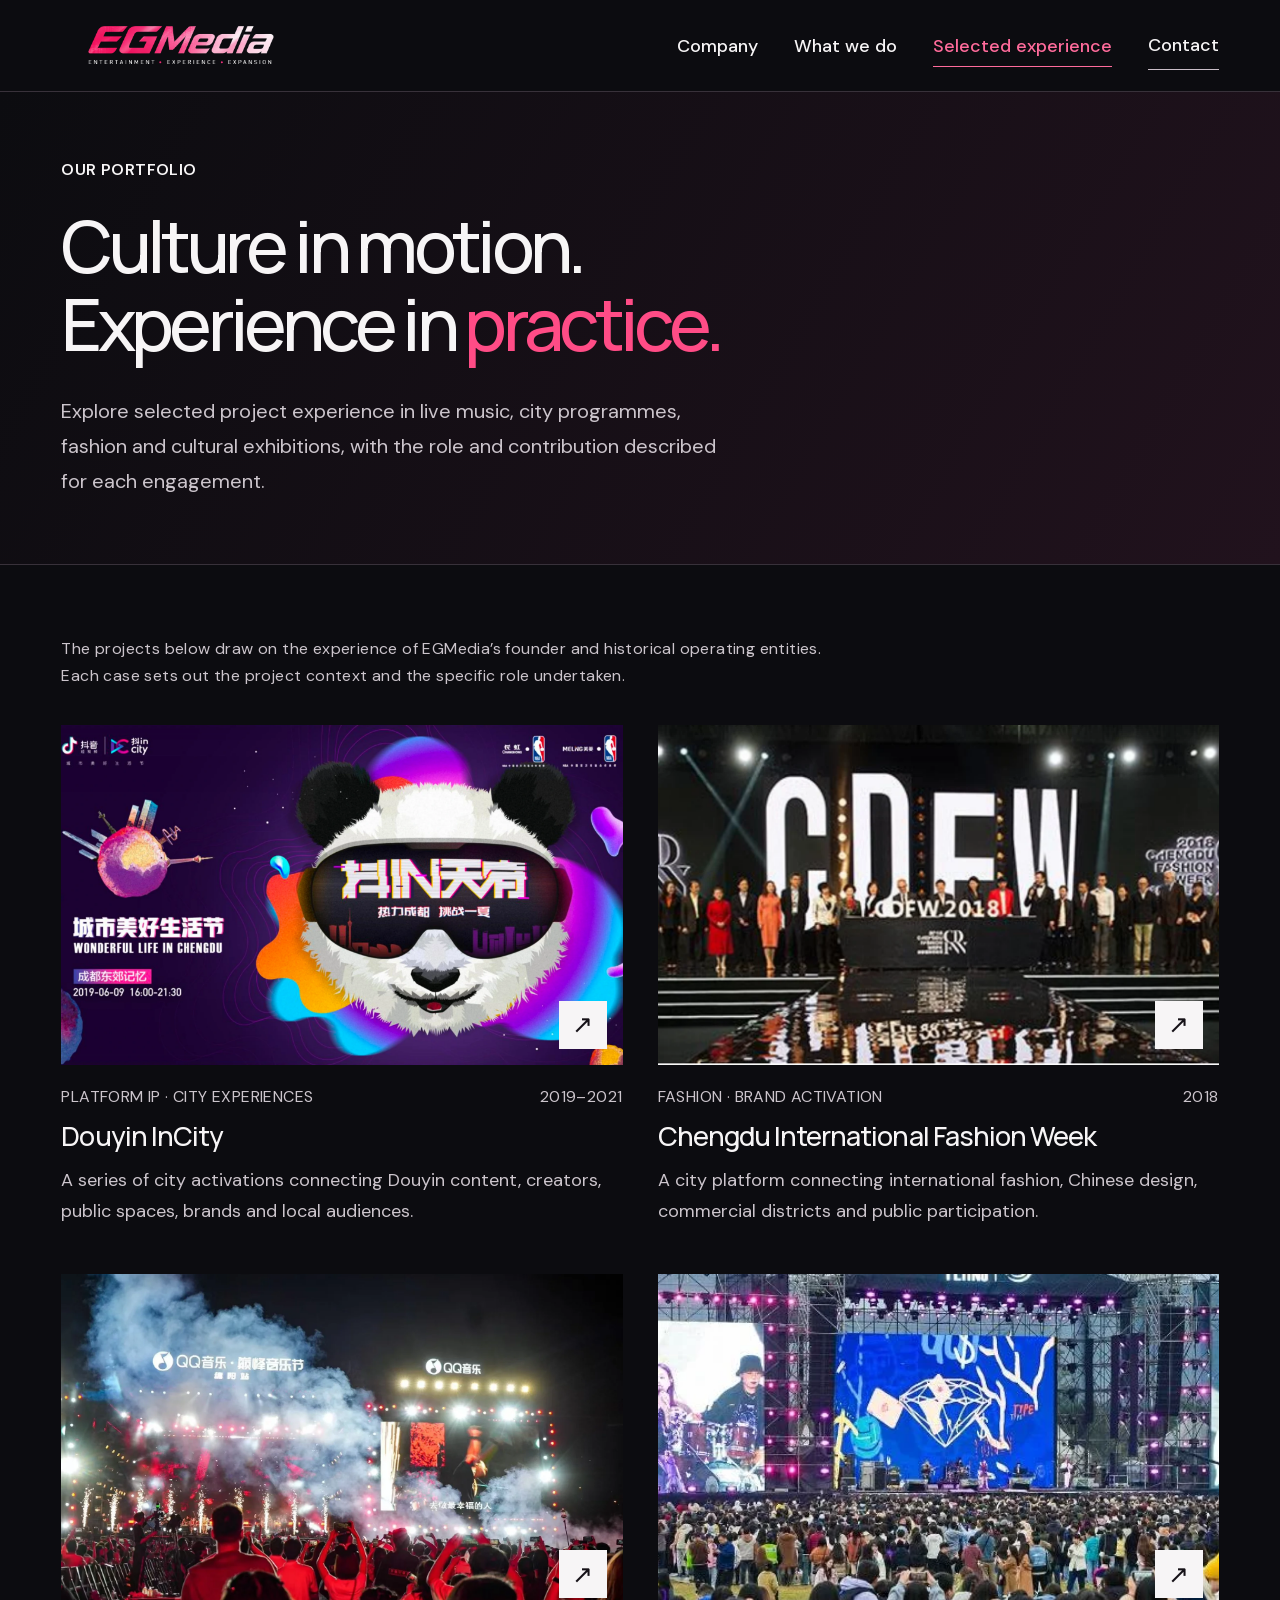
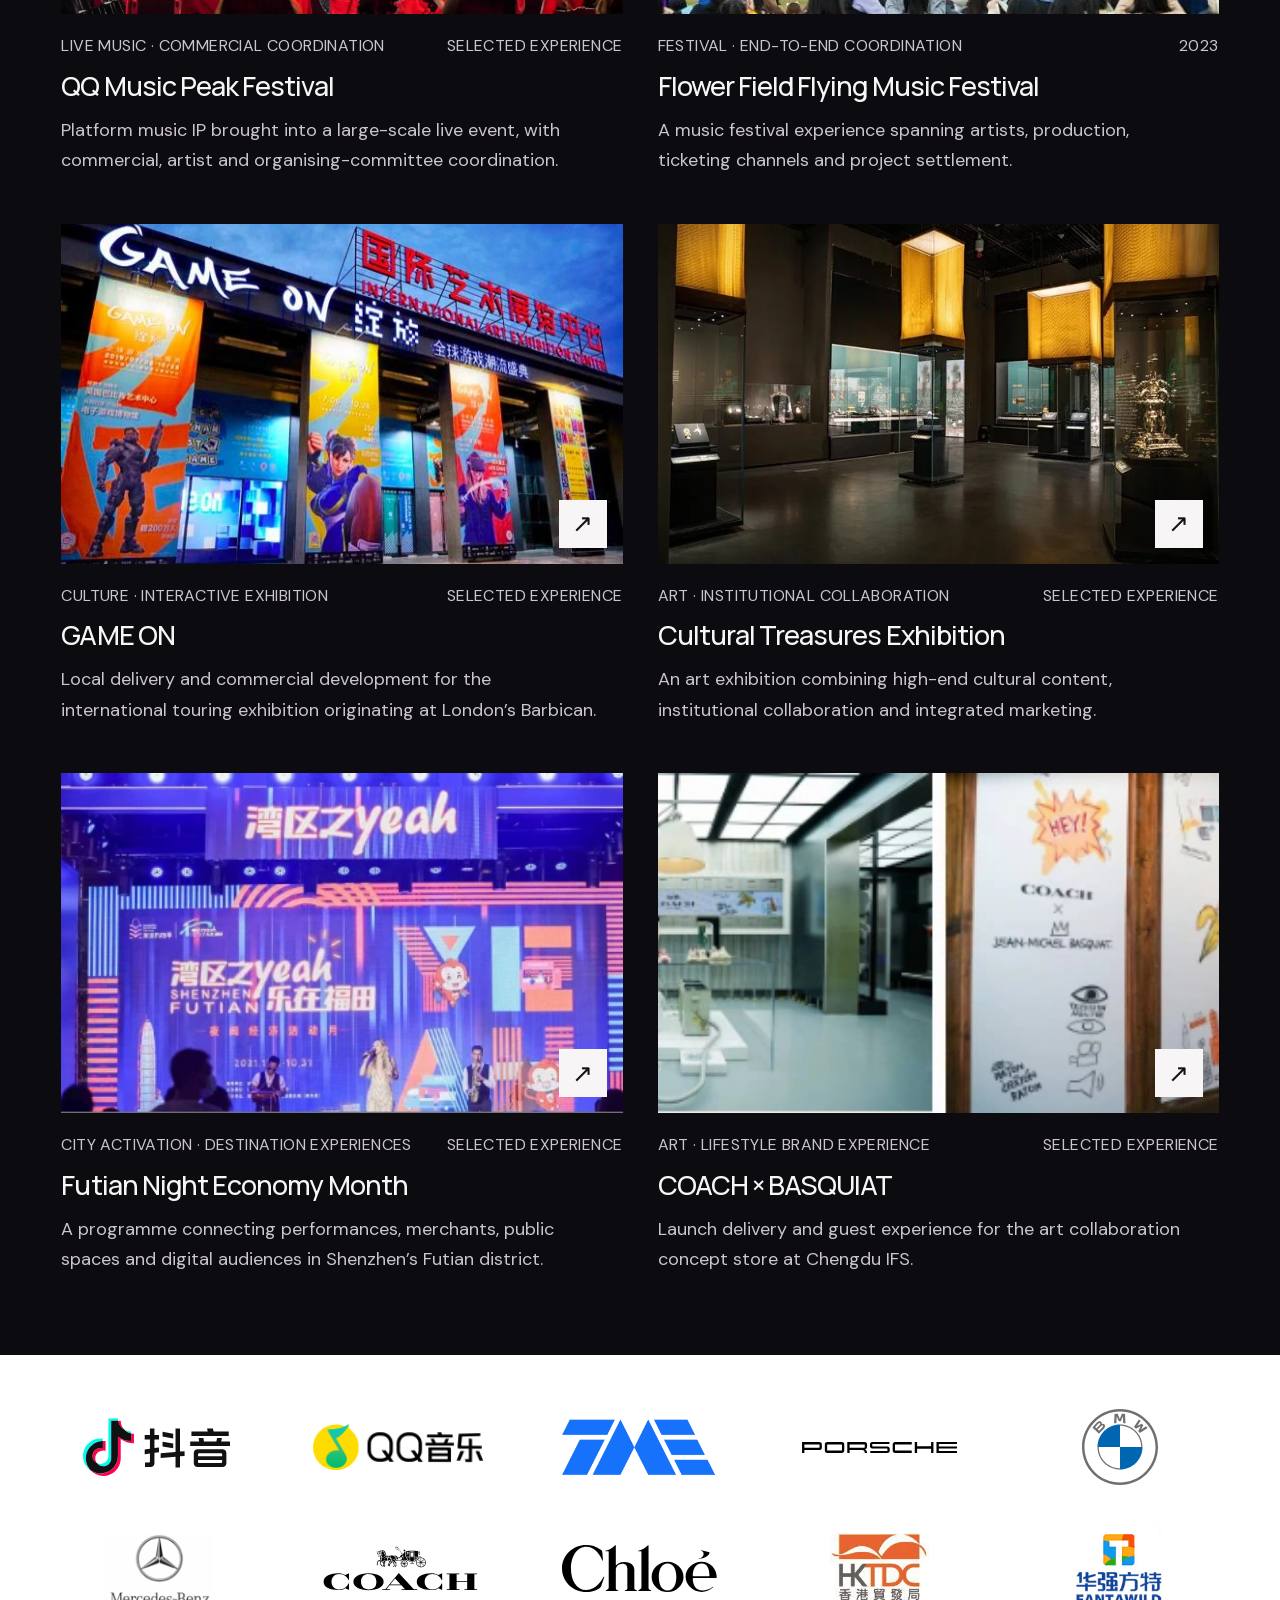
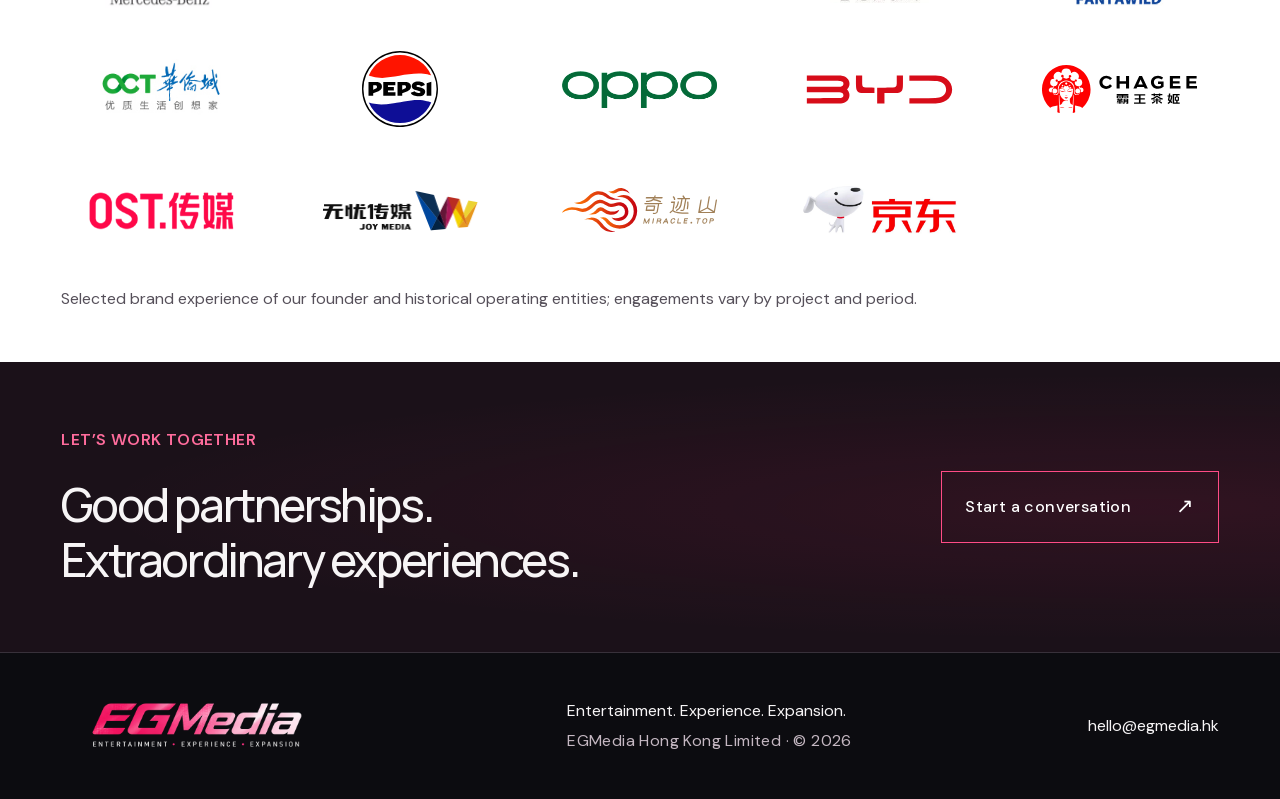
<file: selected-works.html>
<!doctype html><html lang="en"><head><meta charset="utf-8"><meta name="viewport" content="width=device-width,initial-scale=1"><title>Selected experience | EGMedia</title><meta name="description" content="Explore founder and historical project experience in live music, city activations, fashion and cultural exhibitions."><link rel="canonical" href="https://www.egmedia.hk/selected-works.html"><meta name="theme-color" content="#0c0c10"><meta property="og:title" content="Selected experience | EGMedia"><meta property="og:description" content="Explore founder and historical project experience in live music, city activations, fashion and cultural exhibitions."><meta property="og:type" content="website"><meta property="og:url" content="https://www.egmedia.hk/selected-works.html"><meta property="og:image" content="https://www.egmedia.hk/assets/2026/qq-music.webp"><link rel="icon" href="/assets/2026/favicon.svg" type="image/svg+xml"><link rel="icon" href="/assets/2026/favicon-32.png" type="image/png" sizes="32x32"><link rel="apple-touch-icon" href="/assets/2026/apple-touch-icon.png" sizes="180x180"><link rel="stylesheet" href="/site.css"><script src="/site.js" defer></script><script src="/interactions.js" defer></script></head><body><a class="skip-link" href="#main">Skip to content</a><header class="site-header"><a class="wordmark" href="/" aria-label="EGMedia home"><img src="/assets/2026/egmedia-logo-approved-color.png" alt="EGMedia"></a><button class="menu-toggle" aria-expanded="false" aria-controls="main-nav">Menu <span>+</span></button><nav id="main-nav" aria-label="Main navigation"><a  href="/about.html">Company</a><a  href="/services.html">What we do</a><a aria-current="page" href="/selected-works.html">Selected experience</a><a  href="/contact.html">Contact</a></nav></header><main id="main"><section class="page-hero"><span class="eyebrow">Our portfolio</span><h1>Culture in motion.<br>Experience in <em>practice.</em></h1><p>Explore selected project experience in live music, city programmes, fashion and cultural exhibitions, with the role and contribution described for each engagement.</p></section><section class="section work-section"><p class="portfolio-note">The projects below draw on the experience of EGMedia’s founder and historical operating entities. Each case sets out the project context and the specific role undertaken.</p><div class="work-grid"><a class="work-card" href="/cases/douyin-in-city.html"><div class="work-image"><img class="" src="/assets/2026/douyin-city.webp" alt="Douyin InCity — project image" loading="lazy" decoding="async"><span class="round-arrow" aria-hidden="true">↗</span></div><div class="card-meta"><span>Platform IP · City experiences</span><span>2019–2021</span></div><h3>Douyin InCity</h3><p>A series of city activations connecting Douyin content, creators, public spaces, brands and local audiences.</p></a><a class="work-card" href="/cases/chengdu-fashion-week.html"><div class="work-image"><img class="" src="/assets/2026/fashion-week.webp" alt="Chengdu International Fashion Week — project image" loading="lazy" decoding="async"><span class="round-arrow" aria-hidden="true">↗</span></div><div class="card-meta"><span>Fashion · Brand activation</span><span>2018</span></div><h3>Chengdu International Fashion Week</h3><p>A city platform connecting international fashion, Chinese design, commercial districts and public participation.</p></a><a class="work-card" href="/cases/qq-music-festival.html"><div class="work-image"><img class="" src="/assets/2026/qq-music.webp" alt="QQ Music Peak Festival — project image" loading="lazy" decoding="async"><span class="round-arrow" aria-hidden="true">↗</span></div><div class="card-meta"><span>Live music · Commercial coordination</span><span>Selected experience</span></div><h3>QQ Music Peak Festival</h3><p>Platform music IP brought into a large-scale live event, with commercial, artist and organising-committee coordination.</p></a><a class="work-card" href="/cases/flower-field-festival.html"><div class="work-image"><img class="" src="/assets/2026/flower-field.webp" alt="Flower Field Flying Music Festival — project image" loading="lazy" decoding="async"><span class="round-arrow" aria-hidden="true">↗</span></div><div class="card-meta"><span>Festival · End-to-end coordination</span><span>2023</span></div><h3>Flower Field Flying Music Festival</h3><p>A music festival experience spanning artists, production, ticketing channels and project settlement.</p></a><a class="work-card" href="/cases/game-on.html"><div class="work-image"><img class="" src="/assets/2026/game-on.webp" alt="GAME ON — project image" loading="lazy" decoding="async"><span class="round-arrow" aria-hidden="true">↗</span></div><div class="card-meta"><span>Culture · Interactive exhibition</span><span>Selected experience</span></div><h3>GAME ON</h3><p>Local delivery and commercial development for the international touring exhibition originating at London’s Barbican.</p></a><a class="work-card" href="/cases/cultural-treasures.html"><div class="work-image"><img class="" src="/assets/2026/art-exhibition.webp" alt="Cultural Treasures Exhibition — project image" loading="lazy" decoding="async"><span class="round-arrow" aria-hidden="true">↗</span></div><div class="card-meta"><span>Art · Institutional collaboration</span><span>Selected experience</span></div><h3>Cultural Treasures Exhibition</h3><p>An art exhibition combining high-end cultural content, institutional collaboration and integrated marketing.</p></a><a class="work-card" href="/cases/futian-night-economy.html"><div class="work-image"><img class="" src="/assets/2026/futian-night.webp" alt="Futian Night Economy Month — project image" loading="lazy" decoding="async"><span class="round-arrow" aria-hidden="true">↗</span></div><div class="card-meta"><span>City activation · Destination experiences</span><span>Selected experience</span></div><h3>Futian Night Economy Month</h3><p>A programme connecting performances, merchants, public spaces and digital audiences in Shenzhen’s Futian district.</p></a><a class="work-card" href="/cases/coach-basquiat.html"><div class="work-image"><img class="" src="/assets/2026/coach-basquiat.webp" alt="COACH × BASQUIAT — project image" loading="lazy" decoding="async"><span class="round-arrow" aria-hidden="true">↗</span></div><div class="card-meta"><span>Art · Lifestyle brand experience</span><span>Selected experience</span></div><h3>COACH × BASQUIAT</h3><p>Launch delivery and guest experience for the art collaboration concept store at Chengdu IFS.</p></a></div></section><section class="section client-wall" id="clients"><div class="client-grid"><div class="client-mark client-douyin"><img src="/assets/clients/douyin.svg" alt="Douyin" loading="lazy" decoding="async"></div><div class="client-mark client-qq-music"><img src="/assets/clients/qq-music-cn.png" alt="QQ Music" loading="lazy" decoding="async"></div><div class="client-mark client-tme"><img src="/assets/clients/tme.png" alt="Tencent Music Entertainment" loading="lazy" decoding="async"></div><div class="client-mark client-porsche"><img src="/assets/clients/porsche.svg" alt="Porsche" loading="lazy" decoding="async"></div><div class="client-mark client-bmw"><img src="/assets/clients/bmw.svg" alt="BMW" loading="lazy" decoding="async"></div><div class="client-mark client-mercedes"><img src="/assets/clients/mercedes.png" alt="Mercedes-Benz" loading="lazy" decoding="async"></div><div class="client-mark client-coach"><img src="/assets/clients/coach.svg" alt="COACH" loading="lazy" decoding="async"></div><div class="client-mark client-chloe"><img src="/assets/clients/chloe.svg" alt="Chloé" loading="lazy" decoding="async"></div><div class="client-mark client-hktdc"><img src="/assets/clients/hktdc.png" alt="Hong Kong Trade Development Council" loading="lazy" decoding="async"></div><div class="client-mark client-fantawild"><img src="/assets/clients/fantawild.jpg" alt="Fantawild" loading="lazy" decoding="async"></div><div class="client-mark client-oct"><img src="/assets/clients/oct.jpg" alt="OCT · 华侨城" loading="lazy" decoding="async"></div><div class="client-mark client-pepsi"><img src="/assets/clients/pepsi.svg" alt="Pepsi" loading="lazy" decoding="async"></div><div class="client-mark client-oppo"><img src="/assets/clients/oppo.png" alt="OPPO" loading="lazy" decoding="async"></div><div class="client-mark client-byd"><img src="/assets/clients/byd-positive.svg" alt="BYD" loading="lazy" decoding="async"></div><div class="client-mark client-chagee"><img src="/assets/clients/chagee-cn.svg" alt="CHAGEE" loading="lazy" decoding="async"></div><div class="client-mark client-ost"><img src="/assets/clients/ost.png" alt="OST Media" loading="lazy" decoding="async"></div><div class="client-mark client-wuyou"><img src="/assets/clients/wuyou.png" alt="Wuyou Media" loading="lazy" decoding="async"></div><div class="client-mark client-miracle"><img src="/assets/clients/miracle.svg" alt="奇迹山 · Miracle" loading="lazy" decoding="async"></div><div class="client-mark client-jd"><img src="/assets/clients/jd.svg" alt="京东 · JD.com" loading="lazy" decoding="async"></div></div><p class="client-attribution">Selected brand experience of our founder and historical operating entities; engagements vary by project and period.</p></section></main><section class="closing"><div><span class="eyebrow">Let’s work together</span><h2>Good partnerships.<br>Extraordinary experiences.</h2></div><a class="button" href="/contact.html">Start a conversation <span>↗</span></a></section><footer><a class="wordmark" href="/"><img src="/assets/2026/egmedia-logo-approved-color.png" alt="EGMedia"></a><div>Entertainment. Experience. Expansion.<br><small>EGMedia Hong Kong Limited · © 2026</small></div><div><a href="mailto:hello@egmedia.hk">hello@egmedia.hk</a></div></footer></body></html>
</file>
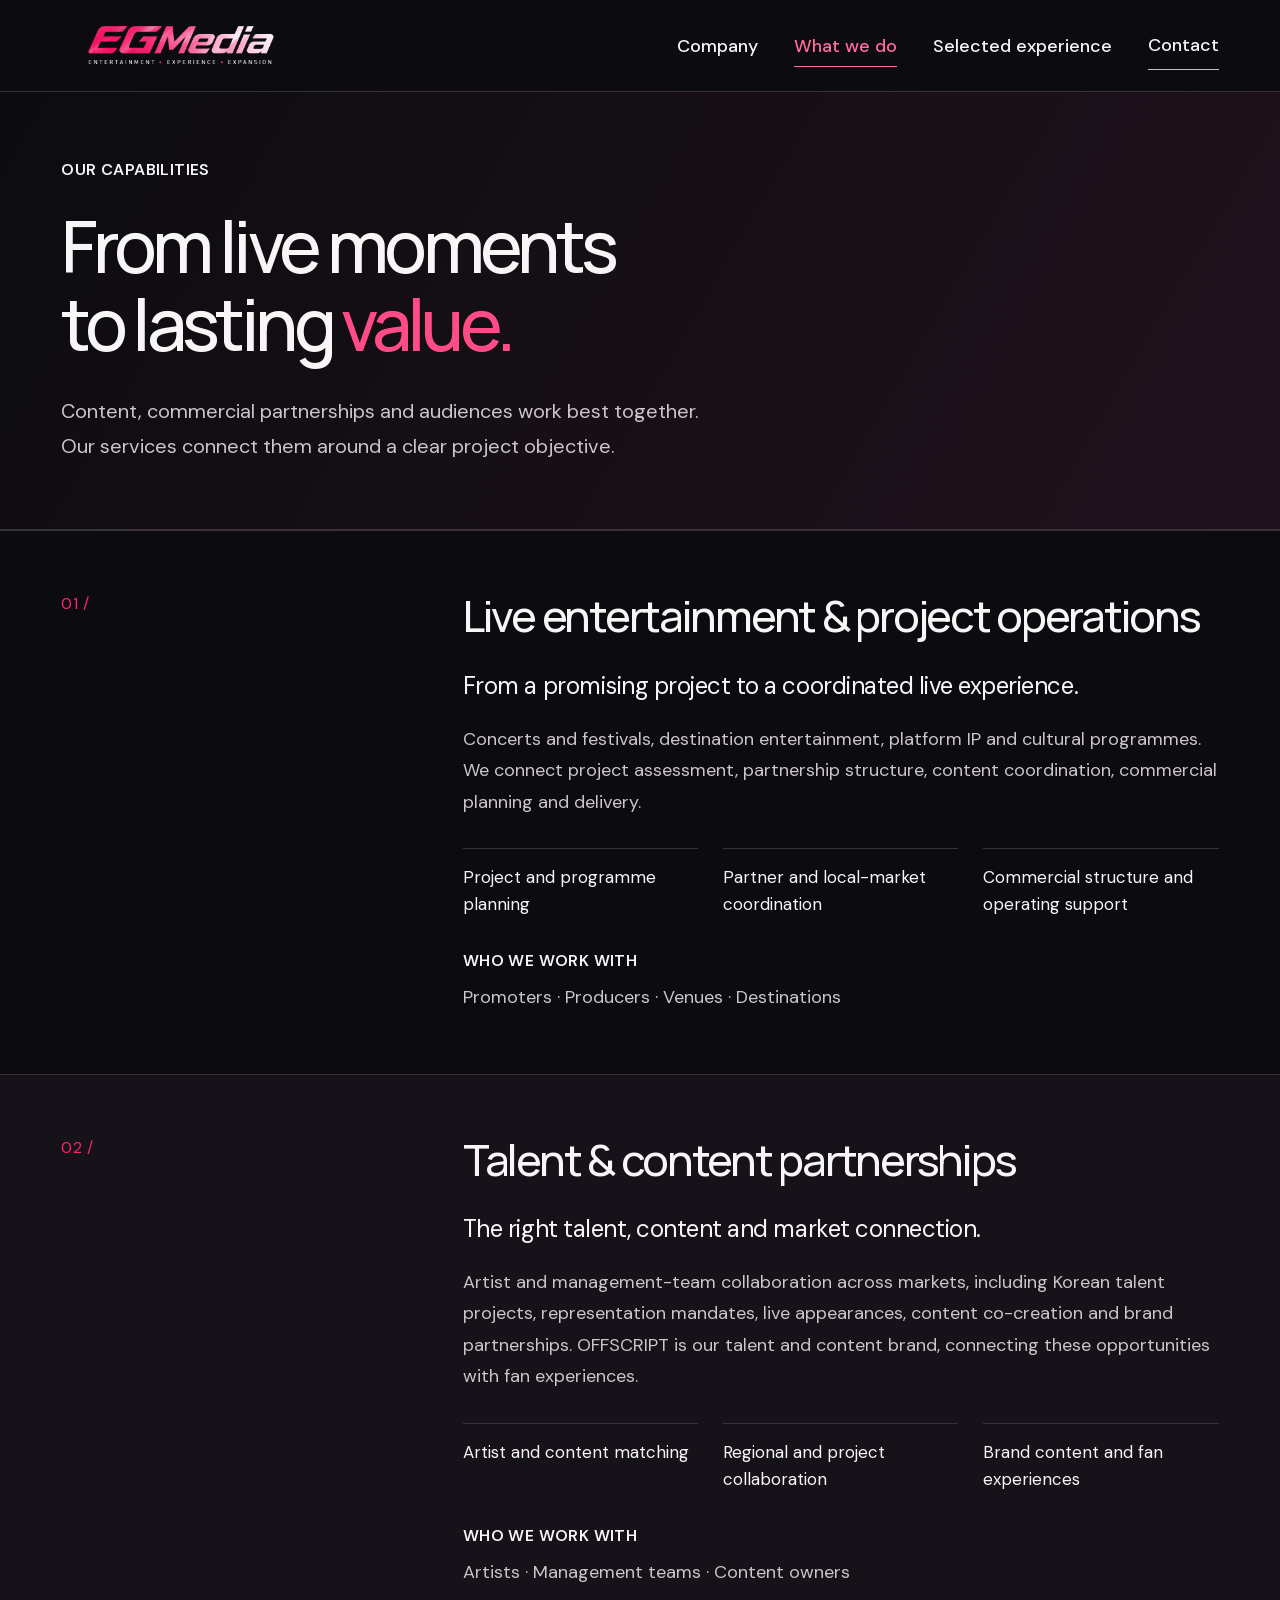
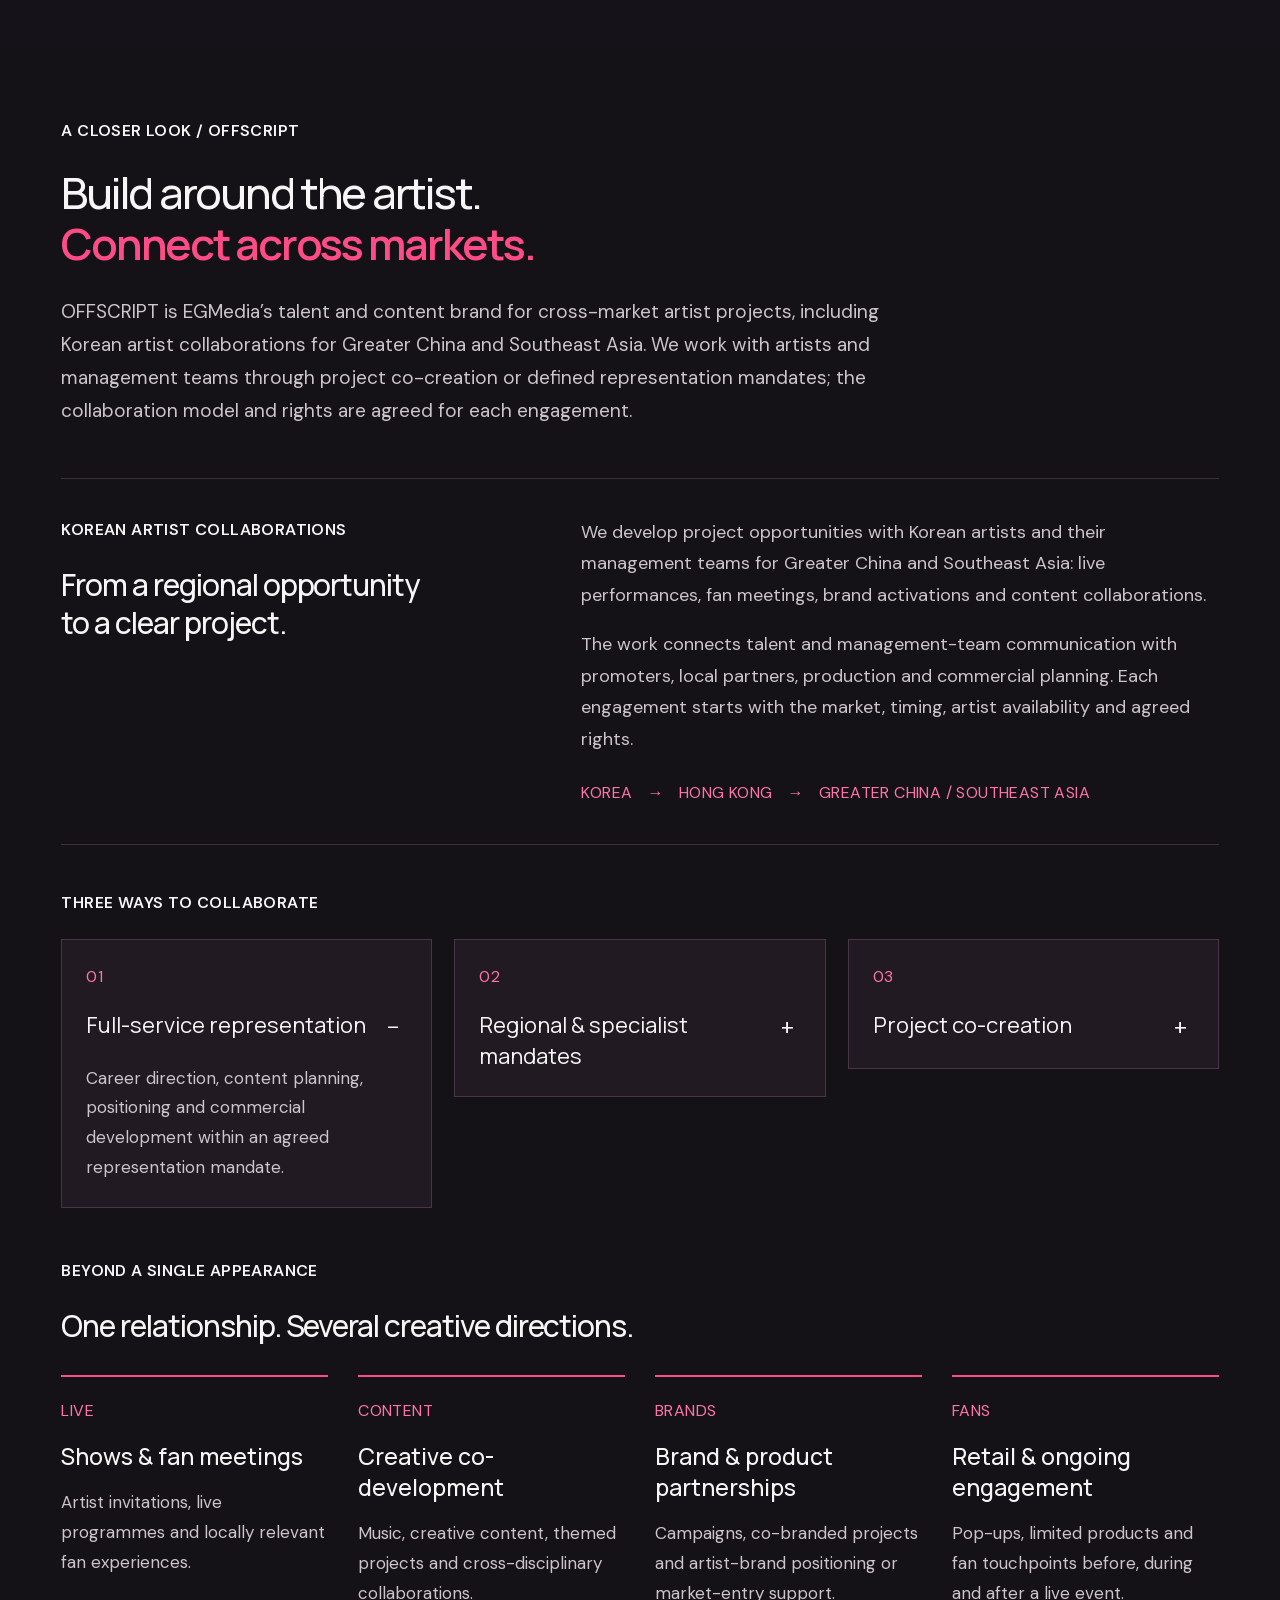
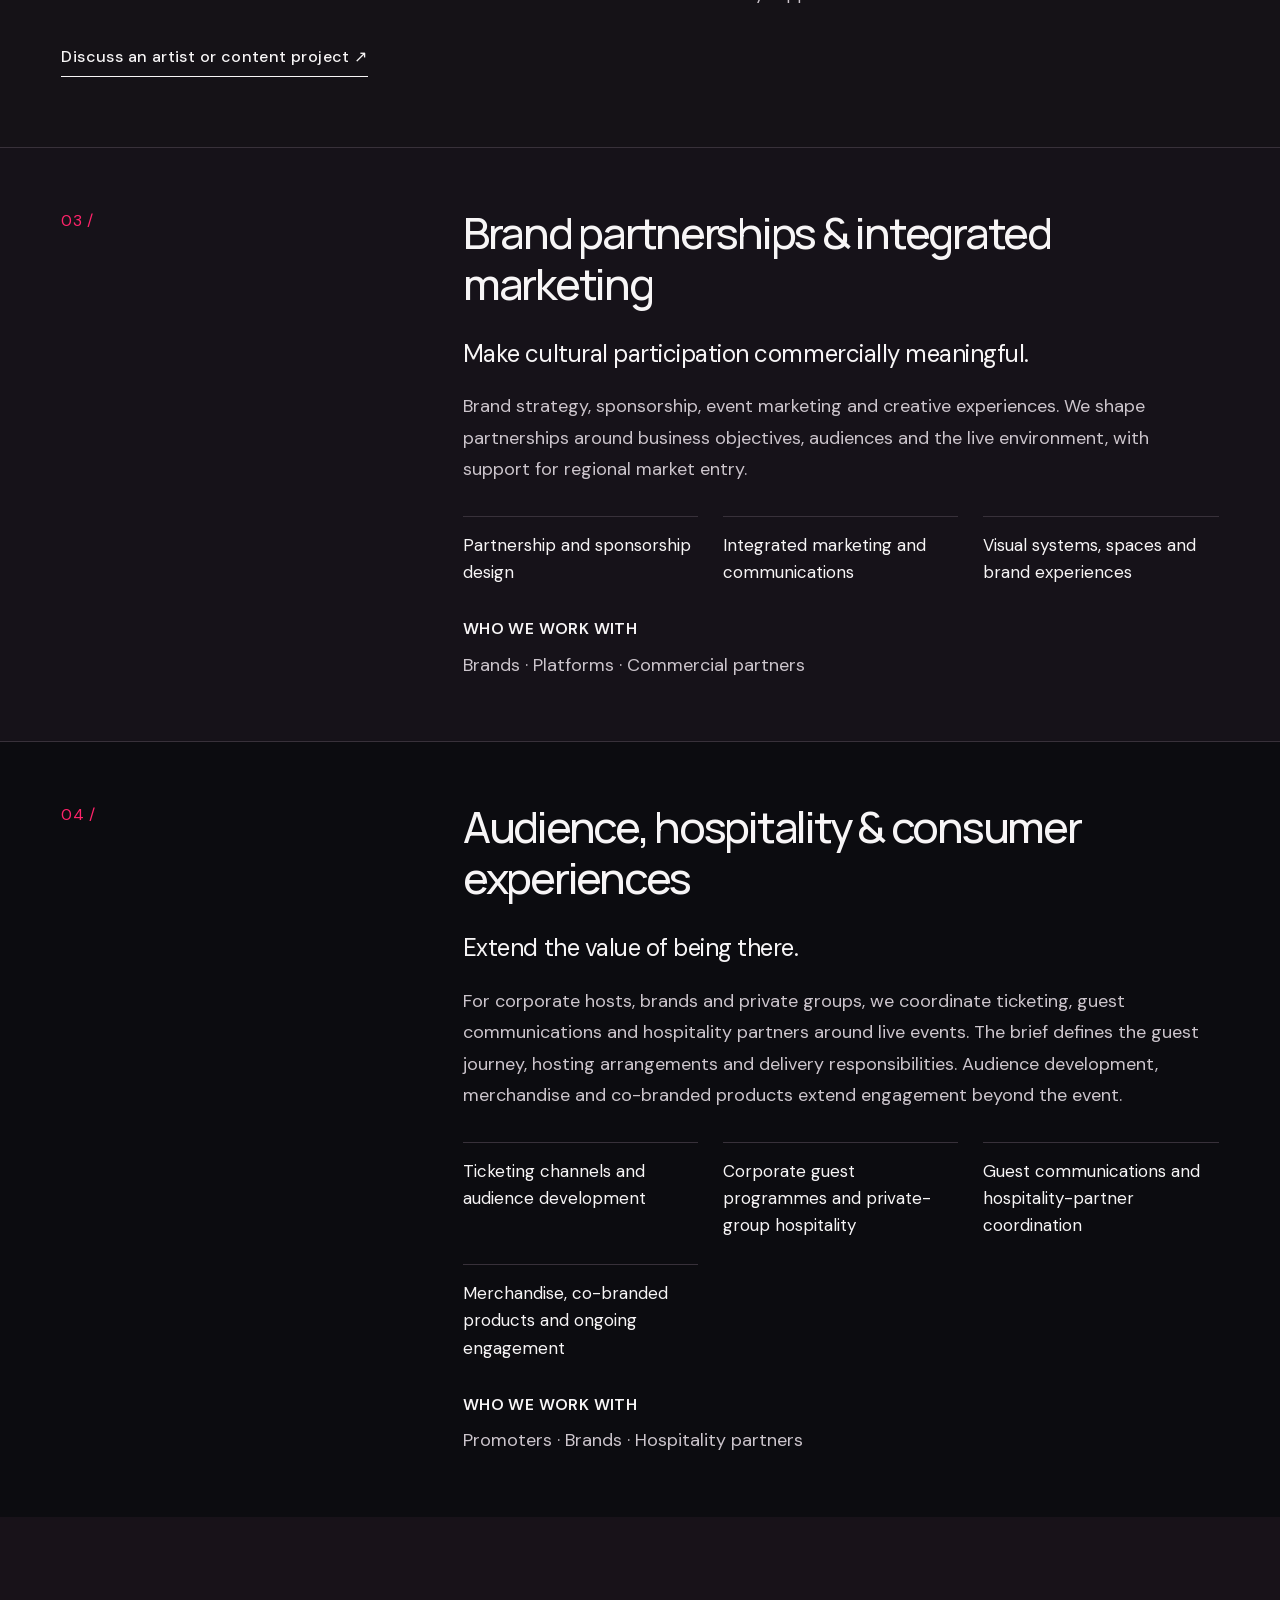
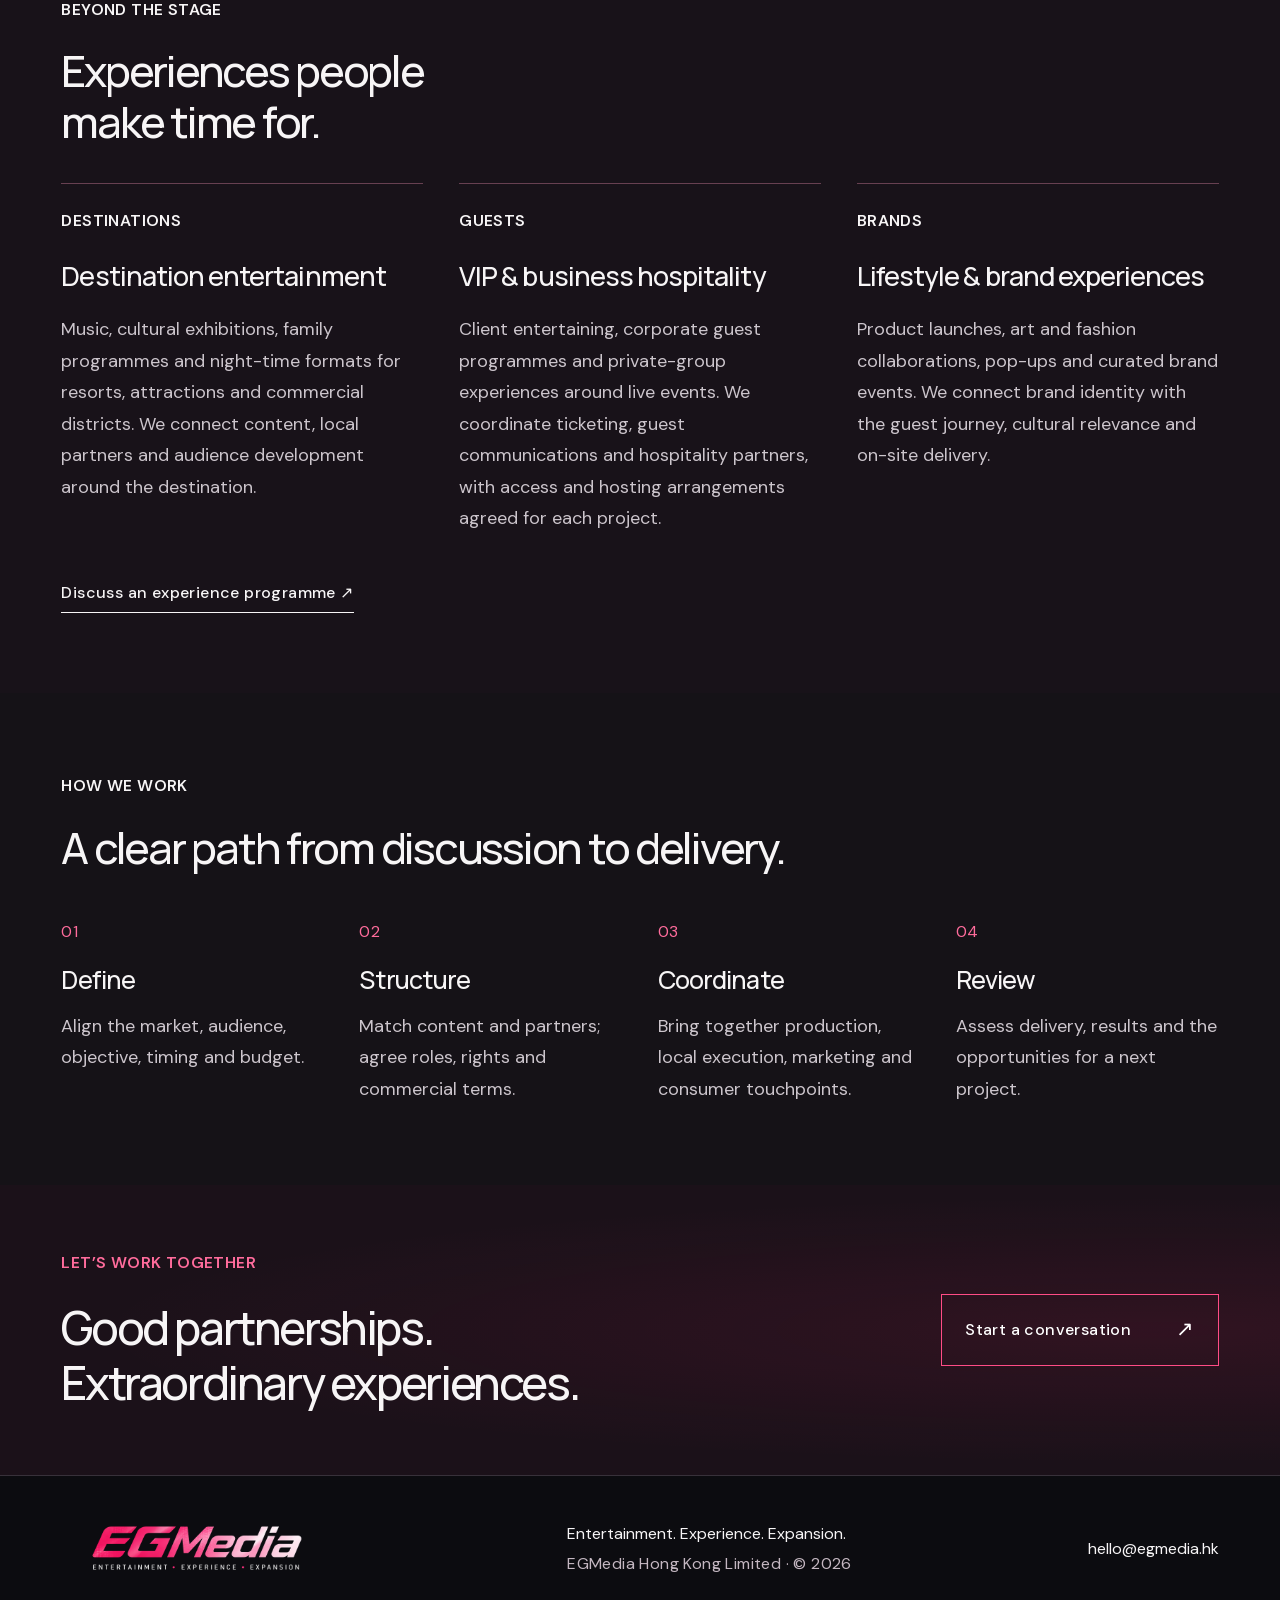
<file: services.html>
<!doctype html><html lang="en"><head><meta charset="utf-8"><meta name="viewport" content="width=device-width,initial-scale=1"><title>What we do | EGMedia</title><meta name="description" content="Live entertainment, talent and content partnerships, brand commercialisation, audience development, VIP and business hospitality."><link rel="canonical" href="https://www.egmedia.hk/services.html"><meta name="theme-color" content="#0c0c10"><meta property="og:title" content="What we do | EGMedia"><meta property="og:description" content="Live entertainment, talent and content partnerships, brand commercialisation, audience development, VIP and business hospitality."><meta property="og:type" content="website"><meta property="og:url" content="https://www.egmedia.hk/services.html"><meta property="og:image" content="https://www.egmedia.hk/assets/2026/qq-music.webp"><link rel="icon" href="/assets/2026/favicon.svg" type="image/svg+xml"><link rel="icon" href="/assets/2026/favicon-32.png" type="image/png" sizes="32x32"><link rel="apple-touch-icon" href="/assets/2026/apple-touch-icon.png" sizes="180x180"><link rel="stylesheet" href="/site.css"><script src="/site.js" defer></script><script src="/interactions.js" defer></script></head><body><a class="skip-link" href="#main">Skip to content</a><header class="site-header"><a class="wordmark" href="/" aria-label="EGMedia home"><img src="/assets/2026/egmedia-logo-approved-color.png" alt="EGMedia"></a><button class="menu-toggle" aria-expanded="false" aria-controls="main-nav">Menu <span>+</span></button><nav id="main-nav" aria-label="Main navigation"><a  href="/about.html">Company</a><a aria-current="page" href="/services.html">What we do</a><a  href="/selected-works.html">Selected experience</a><a  href="/contact.html">Contact</a></nav></header><main id="main"><section class="page-hero"><span class="eyebrow">Our capabilities</span><h1>From live moments<br>to lasting <em>value.</em></h1><p>Content, commercial partnerships and audiences work best together. Our services connect them around a clear project objective.</p></section><section class="service-detail" id="service-01"><span class="service-number">01 /</span><div><h2>Live entertainment & project operations</h2><p class="large-text">From a promising project to a coordinated live experience.</p><p>Concerts and festivals, destination entertainment, platform IP and cultural programmes. We connect project assessment, partnership structure, content coordination, commercial planning and delivery.</p><ul class="deliverables"><li>Project and programme planning</li><li>Partner and local-market coordination</li><li>Commercial structure and operating support</li></ul><span class="eyebrow">Who we work with</span><p>Promoters · Producers · Venues · Destinations</p></div></section><section class="service-detail" id="service-02"><span class="service-number">02 /</span><div><h2>Talent & content partnerships</h2><p class="large-text">The right talent, content and market connection.</p><p>Artist and management-team collaboration across markets, including Korean talent projects, representation mandates, live appearances, content co-creation and brand partnerships. OFFSCRIPT is our talent and content brand, connecting these opportunities with fan experiences.</p><ul class="deliverables"><li>Artist and content matching</li><li>Regional and project collaboration</li><li>Brand content and fan experiences</li></ul><span class="eyebrow">Who we work with</span><p>Artists · Management teams · Content owners</p></div></section><section class="talent-detail" id="talent-collaborations"><div class="talent-detail-intro"><span class="eyebrow">A closer look / OFFSCRIPT</span><h2>Build around the artist.<br><em>Connect across markets.</em></h2><p>OFFSCRIPT is EGMedia’s talent and content brand for cross-market artist projects, including Korean artist collaborations for Greater China and Southeast Asia. We work with artists and management teams through project co-creation or defined representation mandates; the collaboration model and rights are agreed for each engagement.</p></div><div class="talent-market" id="korean-talent"><div><span class="eyebrow">Korean artist collaborations</span><h3>From a regional opportunity<br>to a clear project.</h3></div><div><p>We develop project opportunities with Korean artists and their management teams for Greater China and Southeast Asia: live performances, fan meetings, brand activations and content collaborations.</p><p>The work connects talent and management-team communication with promoters, local partners, production and commercial planning. Each engagement starts with the market, timing, artist availability and agreed rights.</p><div class="talent-route"><span>KOREA</span><i>→</i><span>HONG KONG</span><i>→</i><span>GREATER CHINA / SOUTHEAST ASIA</span></div></div></div><div class="representation-block" id="representation-models"><span class="eyebrow">Three ways to collaborate</span><div class="representation-grid"><details open><summary><span>01</span>Full-service representation<i>−</i></summary><p>Career direction, content planning, positioning and commercial development within an agreed representation mandate.</p></details><details><summary><span>02</span>Regional & specialist mandates<i>+</i></summary><p>Representation for a defined territory or business scope, with a clear collaboration window, rights and ongoing development plan.</p></details><details><summary><span>03</span>Project co-creation<i>+</i></summary><p>Joint development of themed live formats, content IP, co-branded programmes or an artist-led brand project.</p></details></div></div><div class="talent-scenarios" id="content-co-creation"><span class="eyebrow">Beyond a single appearance</span><h3>One relationship. Several creative directions.</h3><div class="scenario-grid"><article><span>LIVE</span><h4>Shows & fan meetings</h4><p>Artist invitations, live programmes and locally relevant fan experiences.</p></article><article><span>CONTENT</span><h4>Creative co-development</h4><p>Music, creative content, themed projects and cross-disciplinary collaborations.</p></article><article><span>BRANDS</span><h4>Brand & product partnerships</h4><p>Campaigns, co-branded projects and artist-brand positioning or market-entry support.</p></article><article><span>FANS</span><h4>Retail & ongoing engagement</h4><p>Pop-ups, limited products and fan touchpoints before, during and after a live event.</p></article></div><a class="text-link" href="/contact.html?interest=artist-collaboration">Discuss an artist or content project ↗</a></div></section><section class="service-detail" id="service-03"><span class="service-number">03 /</span><div><h2>Brand partnerships & integrated marketing</h2><p class="large-text">Make cultural participation commercially meaningful.</p><p>Brand strategy, sponsorship, event marketing and creative experiences. We shape partnerships around business objectives, audiences and the live environment, with support for regional market entry.</p><ul class="deliverables"><li>Partnership and sponsorship design</li><li>Integrated marketing and communications</li><li>Visual systems, spaces and brand experiences</li></ul><span class="eyebrow">Who we work with</span><p>Brands · Platforms · Commercial partners</p></div></section><section class="service-detail" id="service-04"><span class="service-number">04 /</span><div><h2>Audience, hospitality & consumer experiences</h2><p class="large-text">Extend the value of being there.</p><p>For corporate hosts, brands and private groups, we coordinate ticketing, guest communications and hospitality partners around live events. The brief defines the guest journey, hosting arrangements and delivery responsibilities. Audience development, merchandise and co-branded products extend engagement beyond the event.</p><ul class="deliverables"><li>Ticketing channels and audience development</li><li>Corporate guest programmes and private-group hospitality</li><li>Guest communications and hospitality-partner coordination</li><li>Merchandise, co-branded products and ongoing engagement</li></ul><span class="eyebrow">Who we work with</span><p>Promoters · Brands · Hospitality partners</p></div></section><section class="section experience-programmes" id="experience-programmes"><span class="eyebrow">Beyond the stage</span><h2>Experiences people<br>make time for.</h2><div class="experience-grid"><article id="destination-entertainment"><span class="eyebrow">Destinations</span><h3>Destination entertainment</h3><p>Music, cultural exhibitions, family programmes and night-time formats for resorts, attractions and commercial districts. We connect content, local partners and audience development around the destination.</p></article><article id="business-hospitality"><span class="eyebrow">Guests</span><h3>VIP & business hospitality</h3><p>Client entertaining, corporate guest programmes and private-group experiences around live events. We coordinate ticketing, guest communications and hospitality partners, with access and hosting arrangements agreed for each project.</p></article><article id="lifestyle-experiences"><span class="eyebrow">Brands</span><h3>Lifestyle & brand experiences</h3><p>Product launches, art and fashion collaborations, pop-ups and curated brand events. We connect brand identity with the guest journey, cultural relevance and on-site delivery.</p></article></div><a class="text-link" href="/contact.html?interest=experiences">Discuss an experience programme ↗</a></section><section class="section pale"><span class="eyebrow">How we work</span><h2>A clear path from discussion to delivery.</h2><div class="process-grid"><article><span>01</span><h3>Define</h3><p>Align the market, audience, objective, timing and budget.</p></article><article><span>02</span><h3>Structure</h3><p>Match content and partners; agree roles, rights and commercial terms.</p></article><article><span>03</span><h3>Coordinate</h3><p>Bring together production, local execution, marketing and consumer touchpoints.</p></article><article><span>04</span><h3>Review</h3><p>Assess delivery, results and the opportunities for a next project.</p></article></div></section></main><section class="closing"><div><span class="eyebrow">Let’s work together</span><h2>Good partnerships.<br>Extraordinary experiences.</h2></div><a class="button" href="/contact.html">Start a conversation <span>↗</span></a></section><footer><a class="wordmark" href="/"><img src="/assets/2026/egmedia-logo-approved-color.png" alt="EGMedia"></a><div>Entertainment. Experience. Expansion.<br><small>EGMedia Hong Kong Limited · © 2026</small></div><div><a href="mailto:hello@egmedia.hk">hello@egmedia.hk</a></div></footer></body></html>
</file>
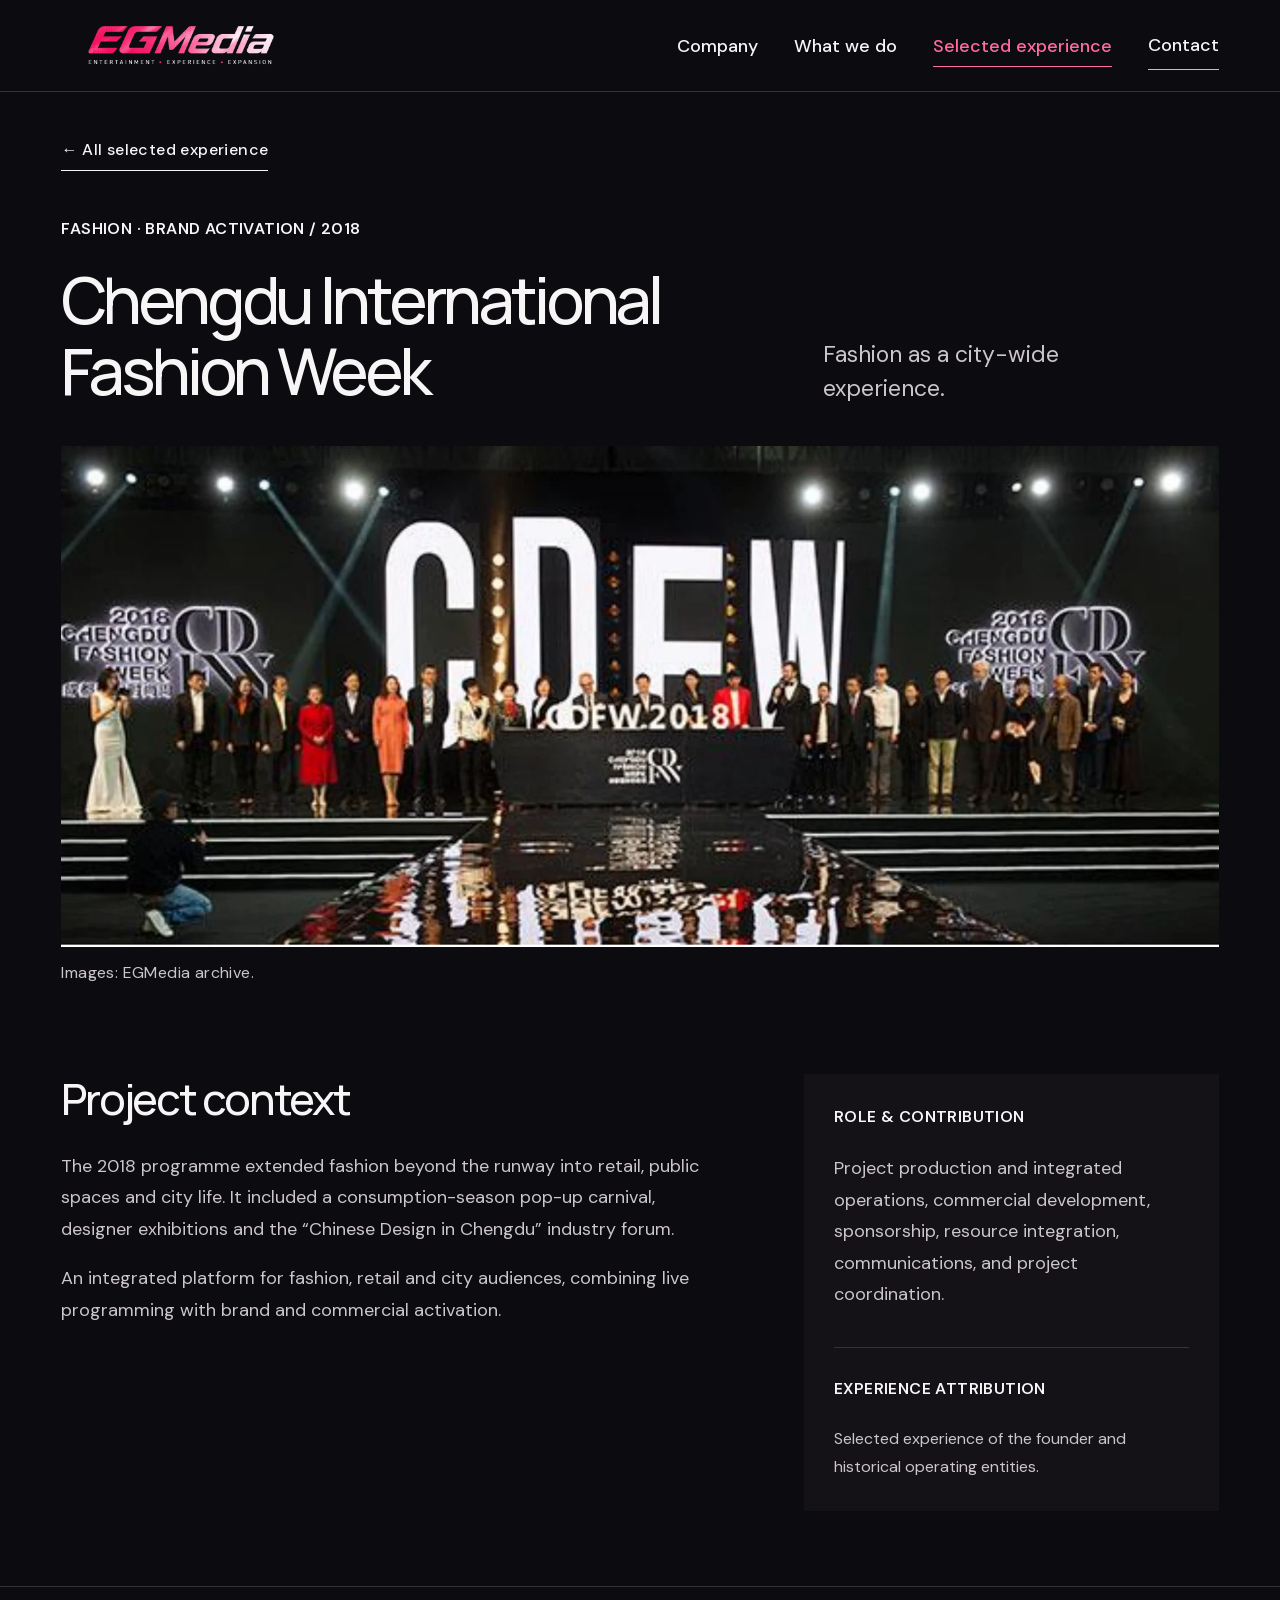
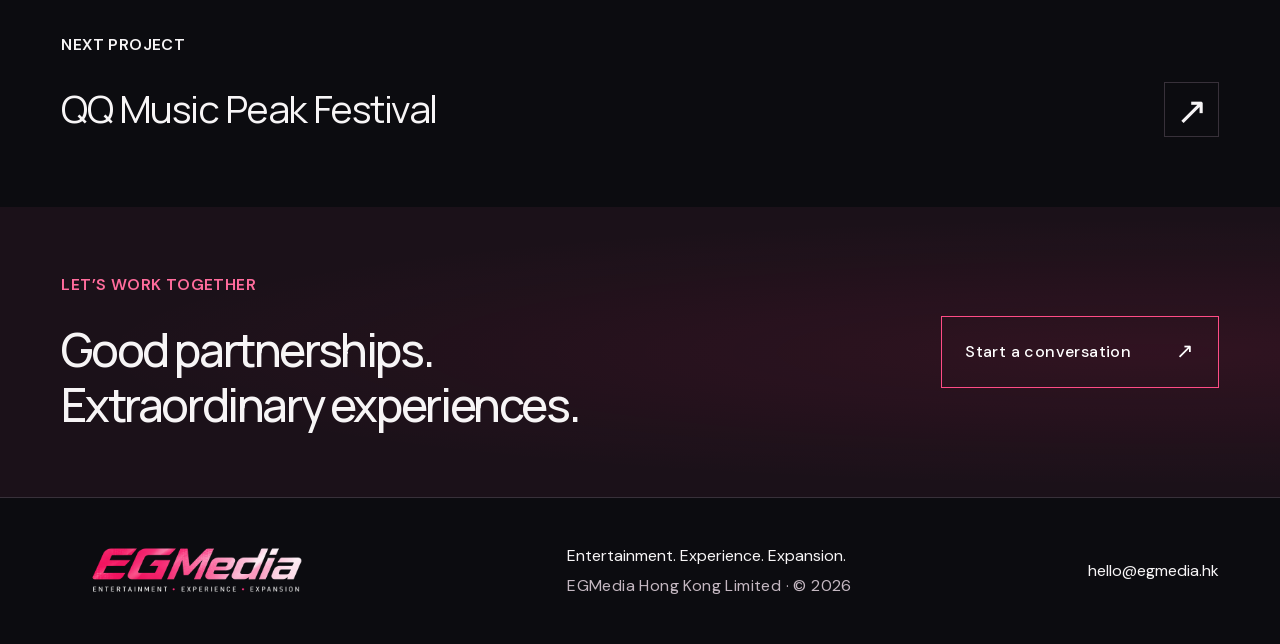
<file: cases/chengdu-fashion-week.html>
<!doctype html><html lang="en"><head><meta charset="utf-8"><meta name="viewport" content="width=device-width,initial-scale=1"><title>Chengdu International Fashion Week | EGMedia</title><meta name="description" content="A city platform connecting international fashion, Chinese design, commercial districts and public participation."><link rel="canonical" href="https://www.egmedia.hk/cases/chengdu-fashion-week.html"><meta name="theme-color" content="#0c0c10"><meta property="og:title" content="Chengdu International Fashion Week | EGMedia"><meta property="og:description" content="A city platform connecting international fashion, Chinese design, commercial districts and public participation."><meta property="og:type" content="website"><meta property="og:url" content="https://www.egmedia.hk/cases/chengdu-fashion-week.html"><meta property="og:image" content="https://www.egmedia.hk/assets/2026/qq-music.webp"><link rel="icon" href="/assets/2026/favicon.svg" type="image/svg+xml"><link rel="icon" href="/assets/2026/favicon-32.png" type="image/png" sizes="32x32"><link rel="apple-touch-icon" href="/assets/2026/apple-touch-icon.png" sizes="180x180"><link rel="stylesheet" href="/site.css"><script src="/site.js" defer></script><script src="/interactions.js" defer></script></head><body><a class="skip-link" href="#main">Skip to content</a><header class="site-header"><a class="wordmark" href="/" aria-label="EGMedia home"><img src="/assets/2026/egmedia-logo-approved-color.png" alt="EGMedia"></a><button class="menu-toggle" aria-expanded="false" aria-controls="main-nav">Menu <span>+</span></button><nav id="main-nav" aria-label="Main navigation"><a  href="/about.html">Company</a><a  href="/services.html">What we do</a><a aria-current="page" href="/selected-works.html">Selected experience</a><a  href="/contact.html">Contact</a></nav></header><main id="main"><section class="case-hero"><a class="text-link" href="/selected-works.html">← All selected experience</a><div class="case-heading"><div><span class="eyebrow">Fashion · Brand activation / 2018</span><h1>Chengdu International Fashion Week</h1></div><p>Fashion as a city-wide experience.</p></div><figure><img class="" src="/assets/2026/fashion-week.webp" alt="Chengdu International Fashion Week project photograph" loading="eager" decoding="async" fetchpriority="high"><figcaption>Images: EGMedia archive.</figcaption></figure></section><section class="case-story"><div><h2>Project context</h2><p>The 2018 programme extended fashion beyond the runway into retail, public spaces and city life. It included a consumption-season pop-up carnival, designer exhibitions and the “Chinese Design in Chengdu” industry forum.</p><p>An integrated platform for fashion, retail and city audiences, combining live programming with brand and commercial activation.</p></div><aside><span class="eyebrow">Role & contribution</span><p>Project production and integrated operations, commercial development, sponsorship, resource integration, communications, and project coordination.</p><div class="case-credit"><span class="eyebrow">Experience attribution</span><p>Selected experience of the founder and historical operating entities.</p></div></aside></section><section class="next-case"><span class="eyebrow">Next project</span><a href="/cases/qq-music-festival.html">QQ Music Peak Festival <span>↗</span></a></section></main><section class="closing"><div><span class="eyebrow">Let’s work together</span><h2>Good partnerships.<br>Extraordinary experiences.</h2></div><a class="button" href="/contact.html">Start a conversation <span>↗</span></a></section><footer><a class="wordmark" href="/"><img src="/assets/2026/egmedia-logo-approved-color.png" alt="EGMedia"></a><div>Entertainment. Experience. Expansion.<br><small>EGMedia Hong Kong Limited · © 2026</small></div><div><a href="mailto:hello@egmedia.hk">hello@egmedia.hk</a></div></footer></body></html>
</file>
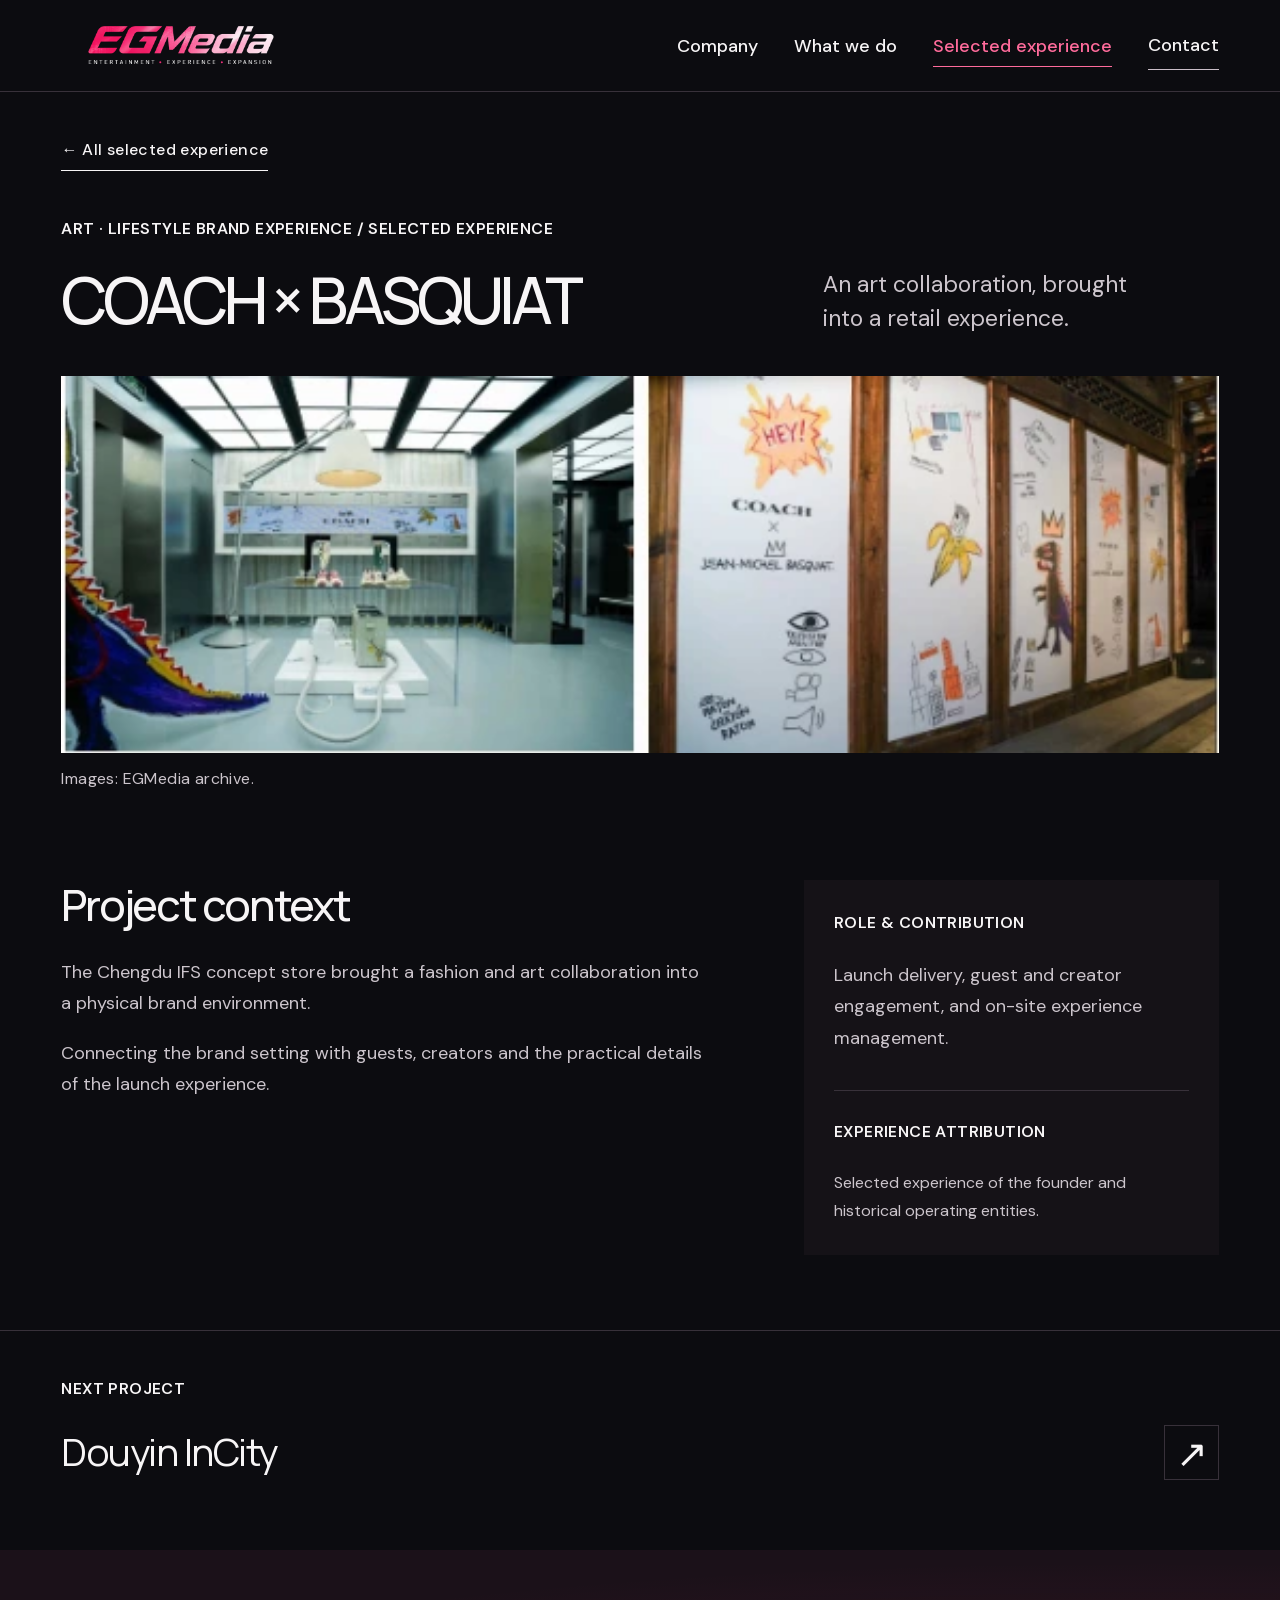
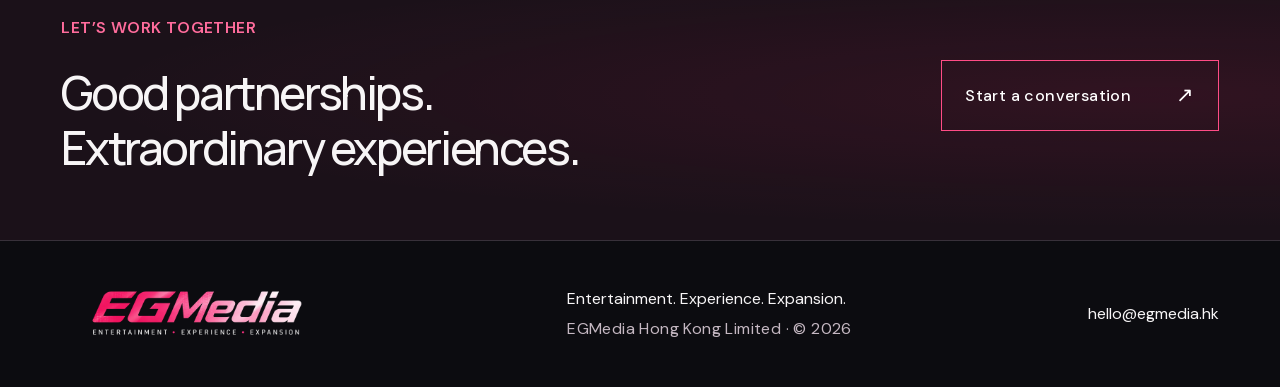
<file: cases/coach-basquiat.html>
<!doctype html><html lang="en"><head><meta charset="utf-8"><meta name="viewport" content="width=device-width,initial-scale=1"><title>COACH × BASQUIAT | EGMedia</title><meta name="description" content="Launch delivery and guest experience for the art collaboration concept store at Chengdu IFS."><link rel="canonical" href="https://www.egmedia.hk/cases/coach-basquiat.html"><meta name="theme-color" content="#0c0c10"><meta property="og:title" content="COACH × BASQUIAT | EGMedia"><meta property="og:description" content="Launch delivery and guest experience for the art collaboration concept store at Chengdu IFS."><meta property="og:type" content="website"><meta property="og:url" content="https://www.egmedia.hk/cases/coach-basquiat.html"><meta property="og:image" content="https://www.egmedia.hk/assets/2026/qq-music.webp"><link rel="icon" href="/assets/2026/favicon.svg" type="image/svg+xml"><link rel="icon" href="/assets/2026/favicon-32.png" type="image/png" sizes="32x32"><link rel="apple-touch-icon" href="/assets/2026/apple-touch-icon.png" sizes="180x180"><link rel="stylesheet" href="/site.css"><script src="/site.js" defer></script><script src="/interactions.js" defer></script></head><body><a class="skip-link" href="#main">Skip to content</a><header class="site-header"><a class="wordmark" href="/" aria-label="EGMedia home"><img src="/assets/2026/egmedia-logo-approved-color.png" alt="EGMedia"></a><button class="menu-toggle" aria-expanded="false" aria-controls="main-nav">Menu <span>+</span></button><nav id="main-nav" aria-label="Main navigation"><a  href="/about.html">Company</a><a  href="/services.html">What we do</a><a aria-current="page" href="/selected-works.html">Selected experience</a><a  href="/contact.html">Contact</a></nav></header><main id="main"><section class="case-hero"><a class="text-link" href="/selected-works.html">← All selected experience</a><div class="case-heading"><div><span class="eyebrow">Art · Lifestyle brand experience / Selected experience</span><h1>COACH × BASQUIAT</h1></div><p>An art collaboration, brought into a retail experience.</p></div><figure><img class="" src="/assets/2026/coach-basquiat.webp" alt="COACH × BASQUIAT project photograph" loading="eager" decoding="async" fetchpriority="high"><figcaption>Images: EGMedia archive.</figcaption></figure></section><section class="case-story"><div><h2>Project context</h2><p>The Chengdu IFS concept store brought a fashion and art collaboration into a physical brand environment.</p><p>Connecting the brand setting with guests, creators and the practical details of the launch experience.</p></div><aside><span class="eyebrow">Role & contribution</span><p>Launch delivery, guest and creator engagement, and on-site experience management.</p><div class="case-credit"><span class="eyebrow">Experience attribution</span><p>Selected experience of the founder and historical operating entities.</p></div></aside></section><section class="next-case"><span class="eyebrow">Next project</span><a href="/cases/douyin-in-city.html">Douyin InCity <span>↗</span></a></section></main><section class="closing"><div><span class="eyebrow">Let’s work together</span><h2>Good partnerships.<br>Extraordinary experiences.</h2></div><a class="button" href="/contact.html">Start a conversation <span>↗</span></a></section><footer><a class="wordmark" href="/"><img src="/assets/2026/egmedia-logo-approved-color.png" alt="EGMedia"></a><div>Entertainment. Experience. Expansion.<br><small>EGMedia Hong Kong Limited · © 2026</small></div><div><a href="mailto:hello@egmedia.hk">hello@egmedia.hk</a></div></footer></body></html>
</file>
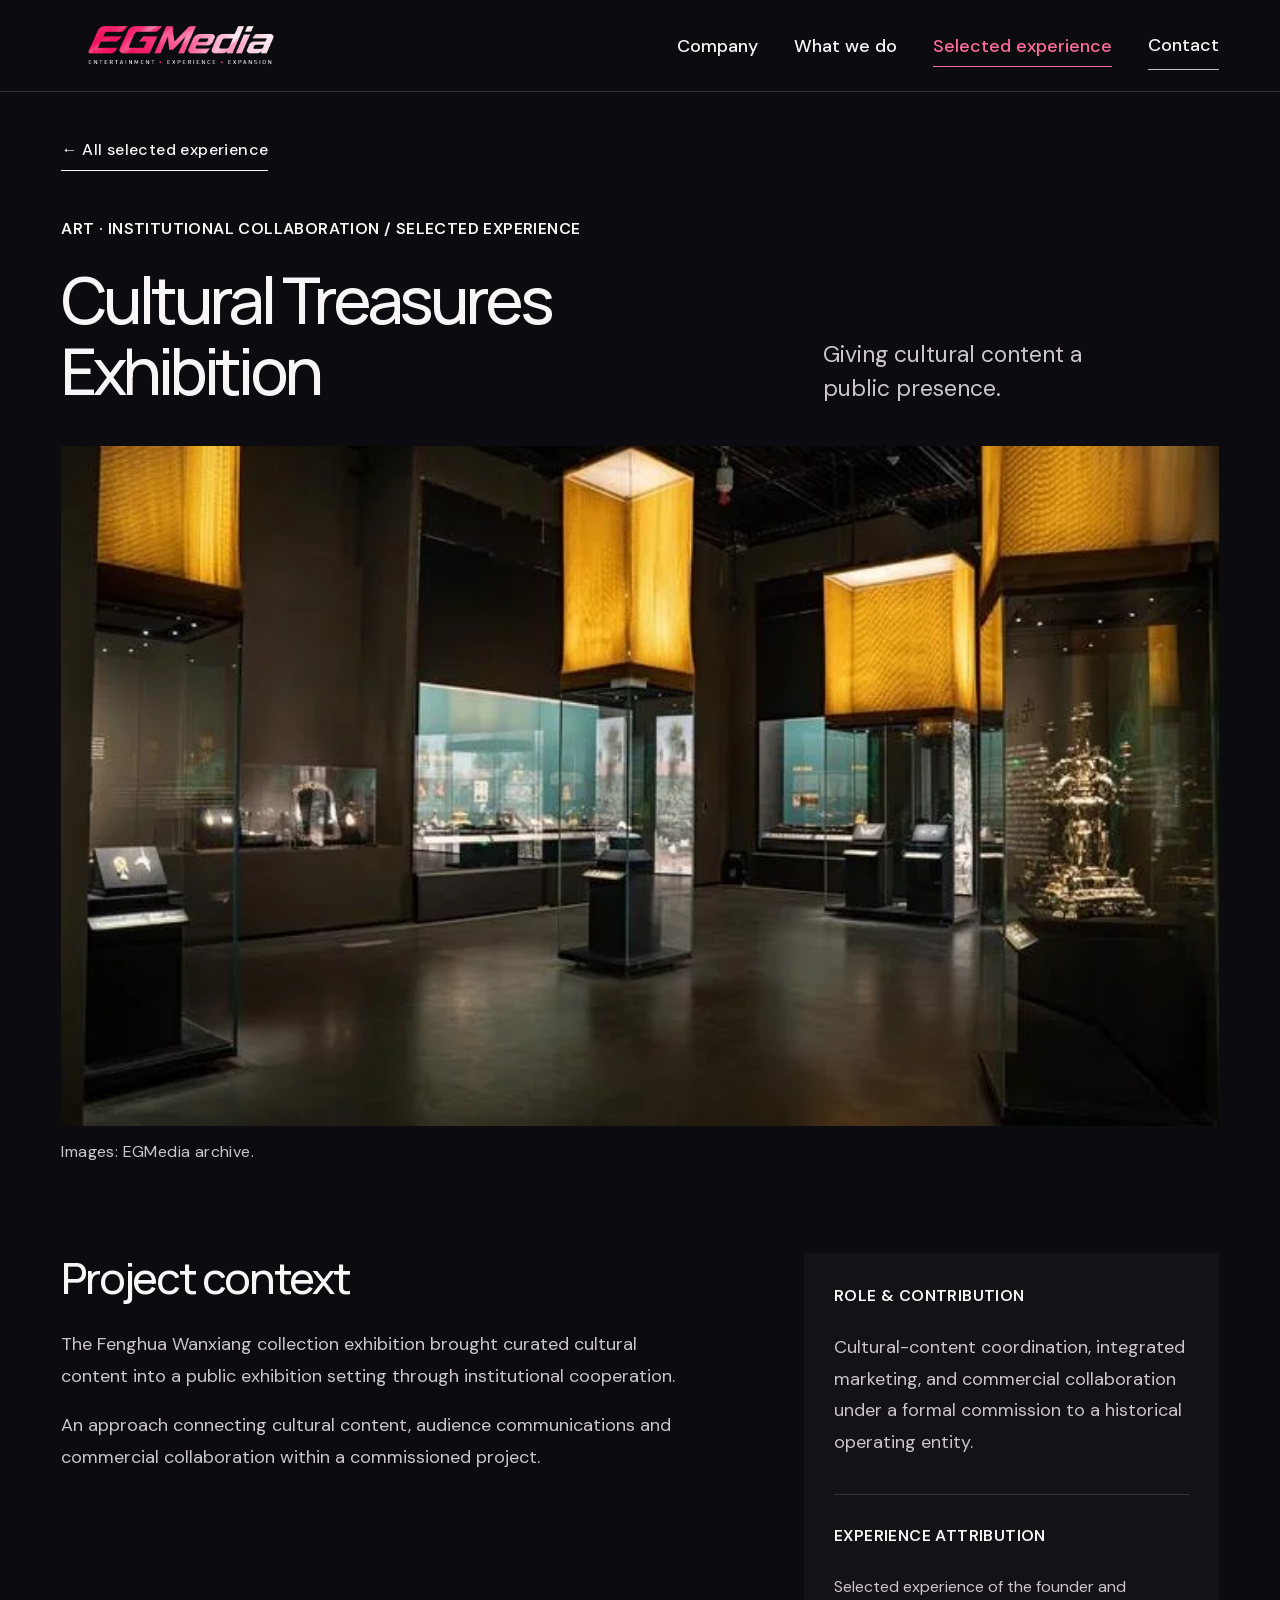
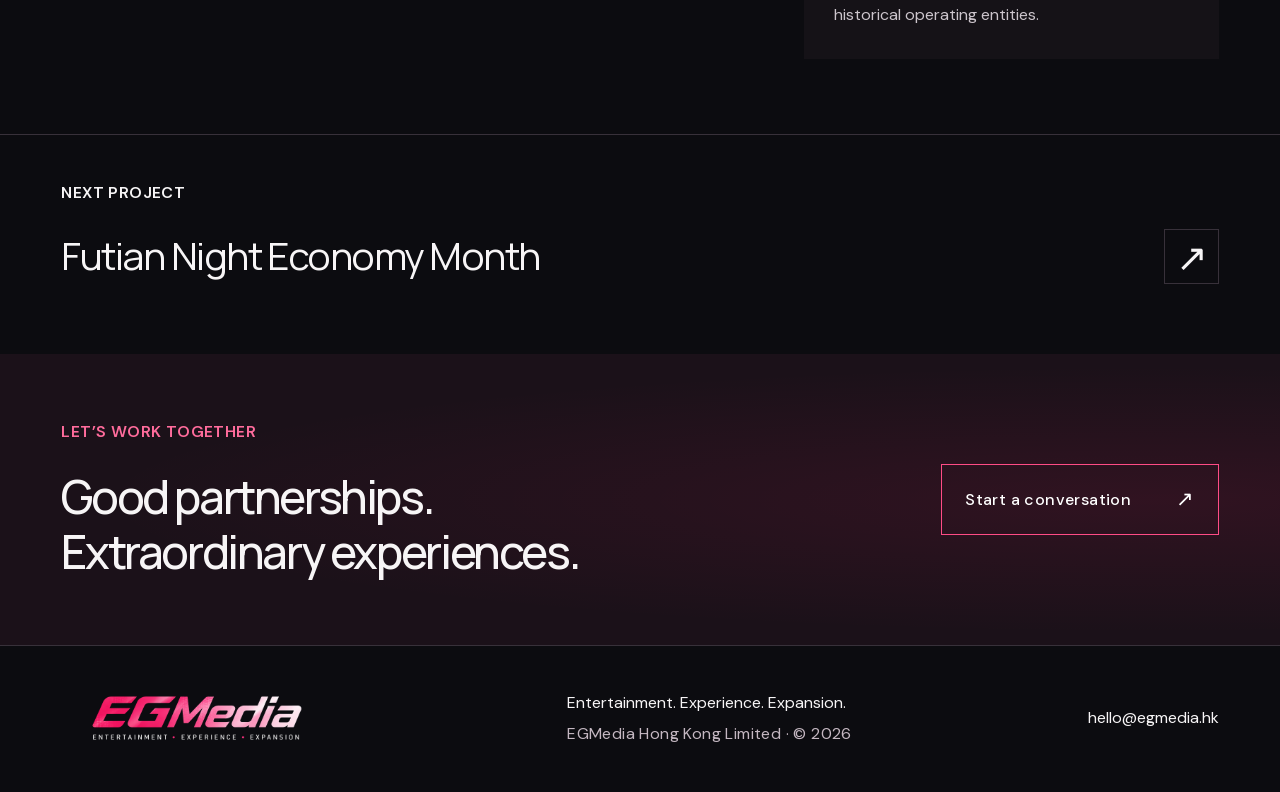
<file: cases/cultural-treasures.html>
<!doctype html><html lang="en"><head><meta charset="utf-8"><meta name="viewport" content="width=device-width,initial-scale=1"><title>Cultural Treasures Exhibition | EGMedia</title><meta name="description" content="An art exhibition combining high-end cultural content, institutional collaboration and integrated marketing."><link rel="canonical" href="https://www.egmedia.hk/cases/cultural-treasures.html"><meta name="theme-color" content="#0c0c10"><meta property="og:title" content="Cultural Treasures Exhibition | EGMedia"><meta property="og:description" content="An art exhibition combining high-end cultural content, institutional collaboration and integrated marketing."><meta property="og:type" content="website"><meta property="og:url" content="https://www.egmedia.hk/cases/cultural-treasures.html"><meta property="og:image" content="https://www.egmedia.hk/assets/2026/qq-music.webp"><link rel="icon" href="/assets/2026/favicon.svg" type="image/svg+xml"><link rel="icon" href="/assets/2026/favicon-32.png" type="image/png" sizes="32x32"><link rel="apple-touch-icon" href="/assets/2026/apple-touch-icon.png" sizes="180x180"><link rel="stylesheet" href="/site.css"><script src="/site.js" defer></script><script src="/interactions.js" defer></script></head><body><a class="skip-link" href="#main">Skip to content</a><header class="site-header"><a class="wordmark" href="/" aria-label="EGMedia home"><img src="/assets/2026/egmedia-logo-approved-color.png" alt="EGMedia"></a><button class="menu-toggle" aria-expanded="false" aria-controls="main-nav">Menu <span>+</span></button><nav id="main-nav" aria-label="Main navigation"><a  href="/about.html">Company</a><a  href="/services.html">What we do</a><a aria-current="page" href="/selected-works.html">Selected experience</a><a  href="/contact.html">Contact</a></nav></header><main id="main"><section class="case-hero"><a class="text-link" href="/selected-works.html">← All selected experience</a><div class="case-heading"><div><span class="eyebrow">Art · Institutional collaboration / Selected experience</span><h1>Cultural Treasures Exhibition</h1></div><p>Giving cultural content a public presence.</p></div><figure><img class="" src="/assets/2026/art-exhibition.webp" alt="Cultural Treasures Exhibition project photograph" loading="eager" decoding="async" fetchpriority="high"><figcaption>Images: EGMedia archive.</figcaption></figure></section><section class="case-story"><div><h2>Project context</h2><p>The Fenghua Wanxiang collection exhibition brought curated cultural content into a public exhibition setting through institutional cooperation.</p><p>An approach connecting cultural content, audience communications and commercial collaboration within a commissioned project.</p></div><aside><span class="eyebrow">Role & contribution</span><p>Cultural-content coordination, integrated marketing, and commercial collaboration under a formal commission to a historical operating entity.</p><div class="case-credit"><span class="eyebrow">Experience attribution</span><p>Selected experience of the founder and historical operating entities.</p></div></aside></section><section class="next-case"><span class="eyebrow">Next project</span><a href="/cases/futian-night-economy.html">Futian Night Economy Month <span>↗</span></a></section></main><section class="closing"><div><span class="eyebrow">Let’s work together</span><h2>Good partnerships.<br>Extraordinary experiences.</h2></div><a class="button" href="/contact.html">Start a conversation <span>↗</span></a></section><footer><a class="wordmark" href="/"><img src="/assets/2026/egmedia-logo-approved-color.png" alt="EGMedia"></a><div>Entertainment. Experience. Expansion.<br><small>EGMedia Hong Kong Limited · © 2026</small></div><div><a href="mailto:hello@egmedia.hk">hello@egmedia.hk</a></div></footer></body></html>
</file>
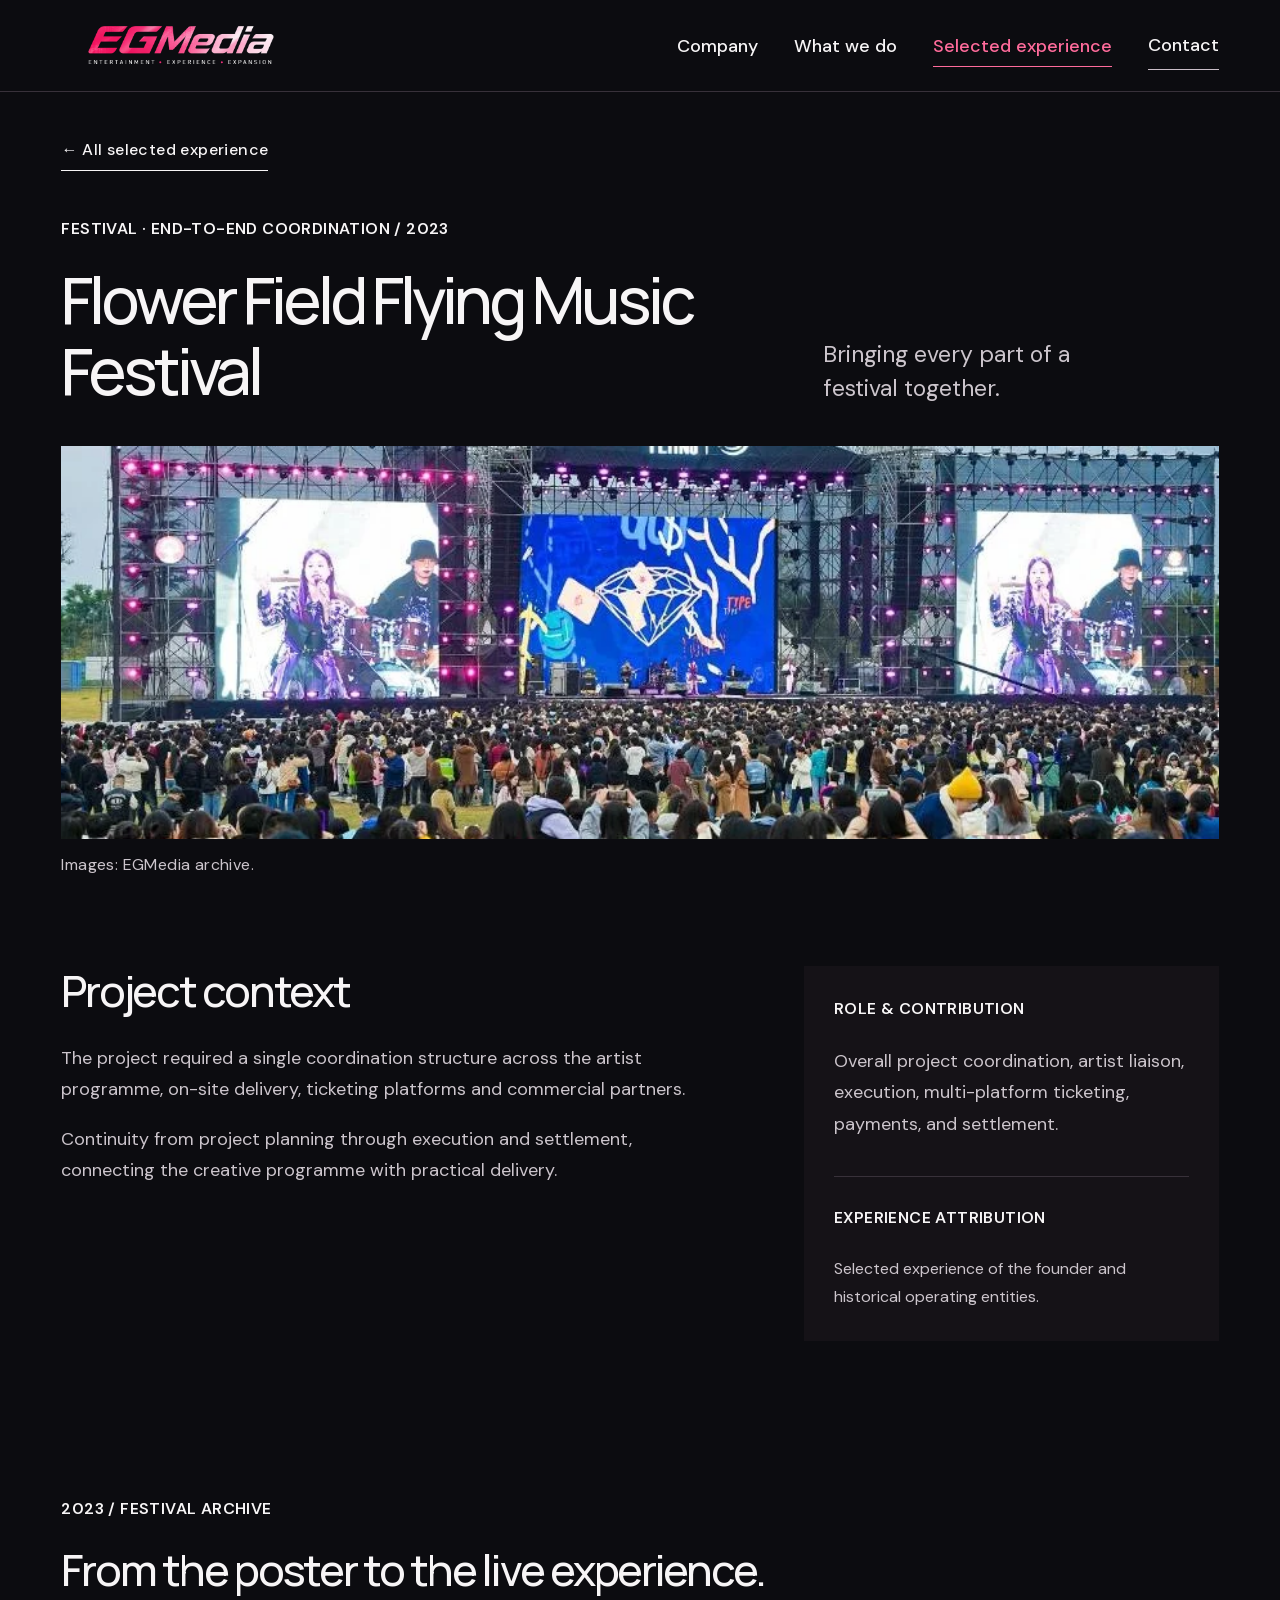
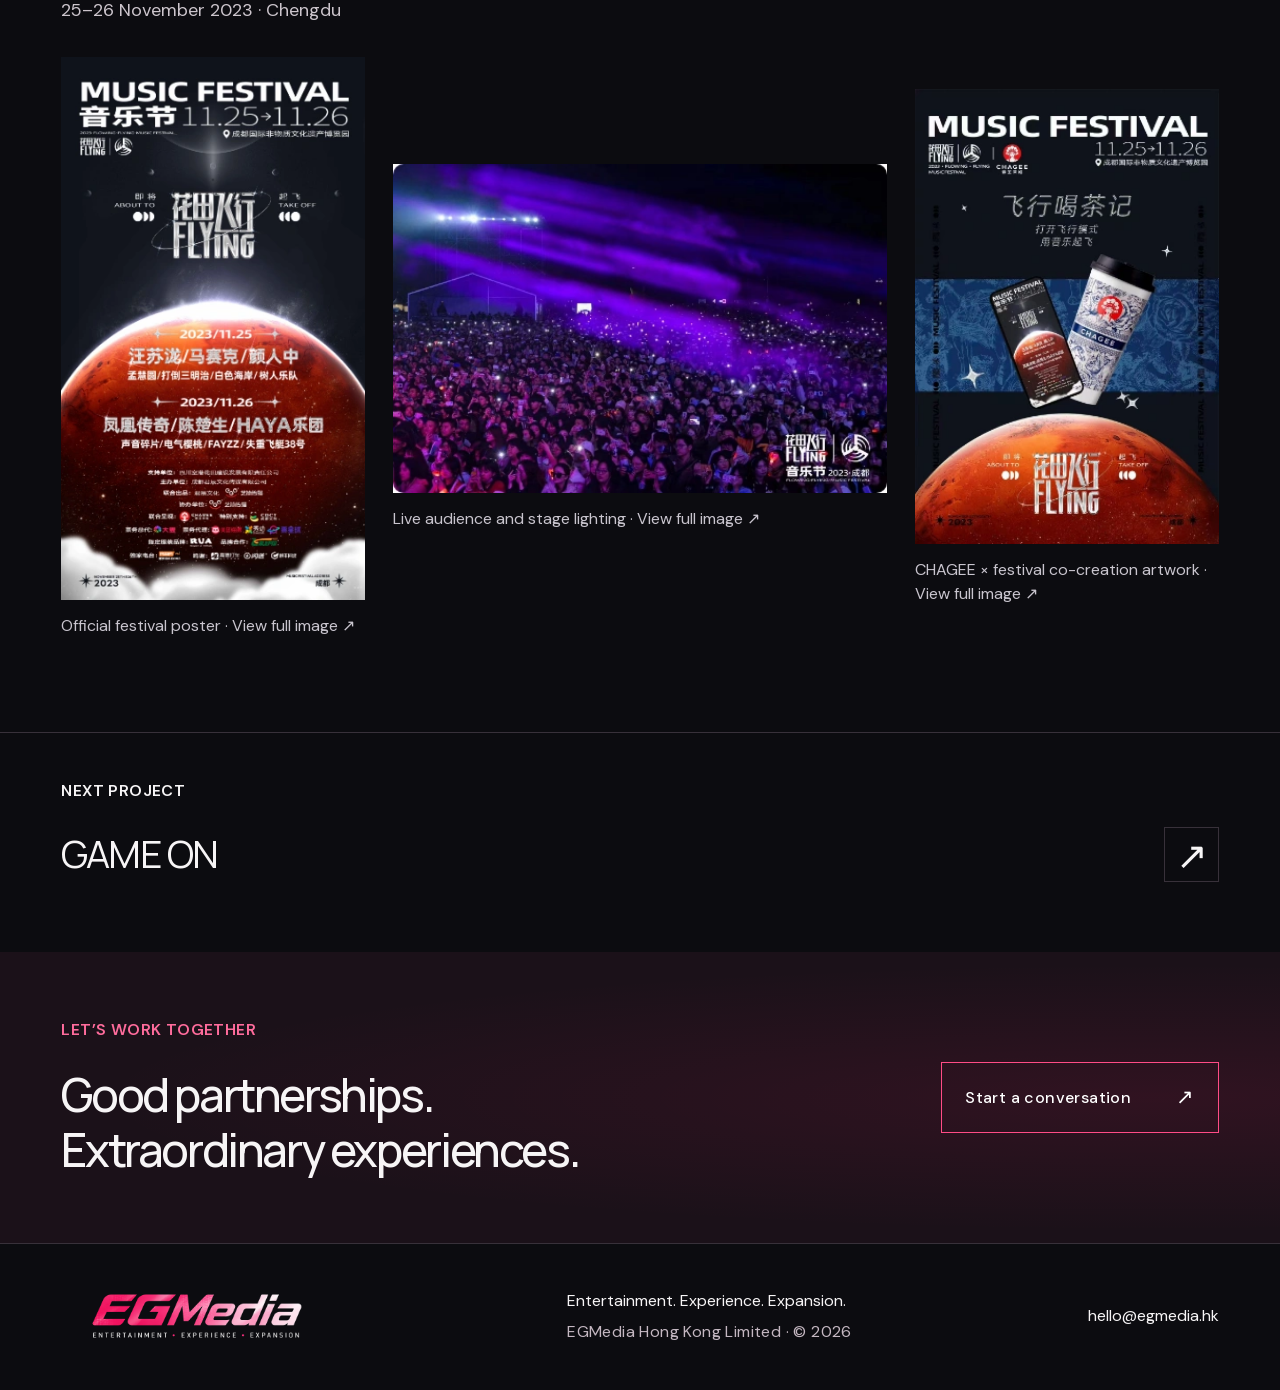
<file: cases/flower-field-festival.html>
<!doctype html><html lang="en"><head><meta charset="utf-8"><meta name="viewport" content="width=device-width,initial-scale=1"><title>Flower Field Flying Music Festival | EGMedia</title><meta name="description" content="A music festival experience spanning artists, production, ticketing channels and project settlement."><link rel="canonical" href="https://www.egmedia.hk/cases/flower-field-festival.html"><meta name="theme-color" content="#0c0c10"><meta property="og:title" content="Flower Field Flying Music Festival | EGMedia"><meta property="og:description" content="A music festival experience spanning artists, production, ticketing channels and project settlement."><meta property="og:type" content="website"><meta property="og:url" content="https://www.egmedia.hk/cases/flower-field-festival.html"><meta property="og:image" content="https://www.egmedia.hk/assets/2026/qq-music.webp"><link rel="icon" href="/assets/2026/favicon.svg" type="image/svg+xml"><link rel="icon" href="/assets/2026/favicon-32.png" type="image/png" sizes="32x32"><link rel="apple-touch-icon" href="/assets/2026/apple-touch-icon.png" sizes="180x180"><link rel="stylesheet" href="/site.css"><script src="/site.js" defer></script><script src="/interactions.js" defer></script></head><body><a class="skip-link" href="#main">Skip to content</a><header class="site-header"><a class="wordmark" href="/" aria-label="EGMedia home"><img src="/assets/2026/egmedia-logo-approved-color.png" alt="EGMedia"></a><button class="menu-toggle" aria-expanded="false" aria-controls="main-nav">Menu <span>+</span></button><nav id="main-nav" aria-label="Main navigation"><a  href="/about.html">Company</a><a  href="/services.html">What we do</a><a aria-current="page" href="/selected-works.html">Selected experience</a><a  href="/contact.html">Contact</a></nav></header><main id="main"><section class="case-hero"><a class="text-link" href="/selected-works.html">← All selected experience</a><div class="case-heading"><div><span class="eyebrow">Festival · End-to-end coordination / 2023</span><h1>Flower Field Flying Music Festival</h1></div><p>Bringing every part of a festival together.</p></div><figure><img class="" src="/assets/2026/flower-field.webp" alt="Flower Field Flying Music Festival project photograph" loading="eager" decoding="async" fetchpriority="high"><figcaption>Images: EGMedia archive.</figcaption></figure></section><section class="case-story"><div><h2>Project context</h2><p>The project required a single coordination structure across the artist programme, on-site delivery, ticketing platforms and commercial partners.</p><p>Continuity from project planning through execution and settlement, connecting the creative programme with practical delivery.</p></div><aside><span class="eyebrow">Role & contribution</span><p>Overall project coordination, artist liaison, execution, multi-platform ticketing, payments, and settlement.</p><div class="case-credit"><span class="eyebrow">Experience attribution</span><p>Selected experience of the founder and historical operating entities.</p></div></aside></section><section class="section festival-gallery"><span class="eyebrow">2023 / Festival archive</span><h2>From the poster to the live experience.</h2><p>25–26 November 2023 · Chengdu</p><div class="festival-media"><figure class="festival-poster"><a href="/assets/cases/flower-field/poster.webp" target="_blank" rel="noopener"><img src="/assets/cases/flower-field/poster.webp" alt="Official festival poster" loading="lazy"></a><figcaption>Official festival poster · View full image ↗</figcaption></figure><figure class="festival-night"><a href="/assets/cases/flower-field/night.webp" target="_blank" rel="noopener"><img src="/assets/cases/flower-field/night.webp" alt="Live audience and stage lighting" loading="lazy"></a><figcaption>Live audience and stage lighting · View full image ↗</figcaption></figure><figure class="festival-chagee"><a href="/assets/cases/flower-field/chagee.webp" target="_blank" rel="noopener"><img src="/assets/cases/flower-field/chagee.webp" alt="CHAGEE × festival co-creation artwork" loading="lazy"></a><figcaption>CHAGEE × festival co-creation artwork · View full image ↗</figcaption></figure></div></section><section class="next-case"><span class="eyebrow">Next project</span><a href="/cases/game-on.html">GAME ON <span>↗</span></a></section></main><section class="closing"><div><span class="eyebrow">Let’s work together</span><h2>Good partnerships.<br>Extraordinary experiences.</h2></div><a class="button" href="/contact.html">Start a conversation <span>↗</span></a></section><footer><a class="wordmark" href="/"><img src="/assets/2026/egmedia-logo-approved-color.png" alt="EGMedia"></a><div>Entertainment. Experience. Expansion.<br><small>EGMedia Hong Kong Limited · © 2026</small></div><div><a href="mailto:hello@egmedia.hk">hello@egmedia.hk</a></div></footer></body></html>
</file>
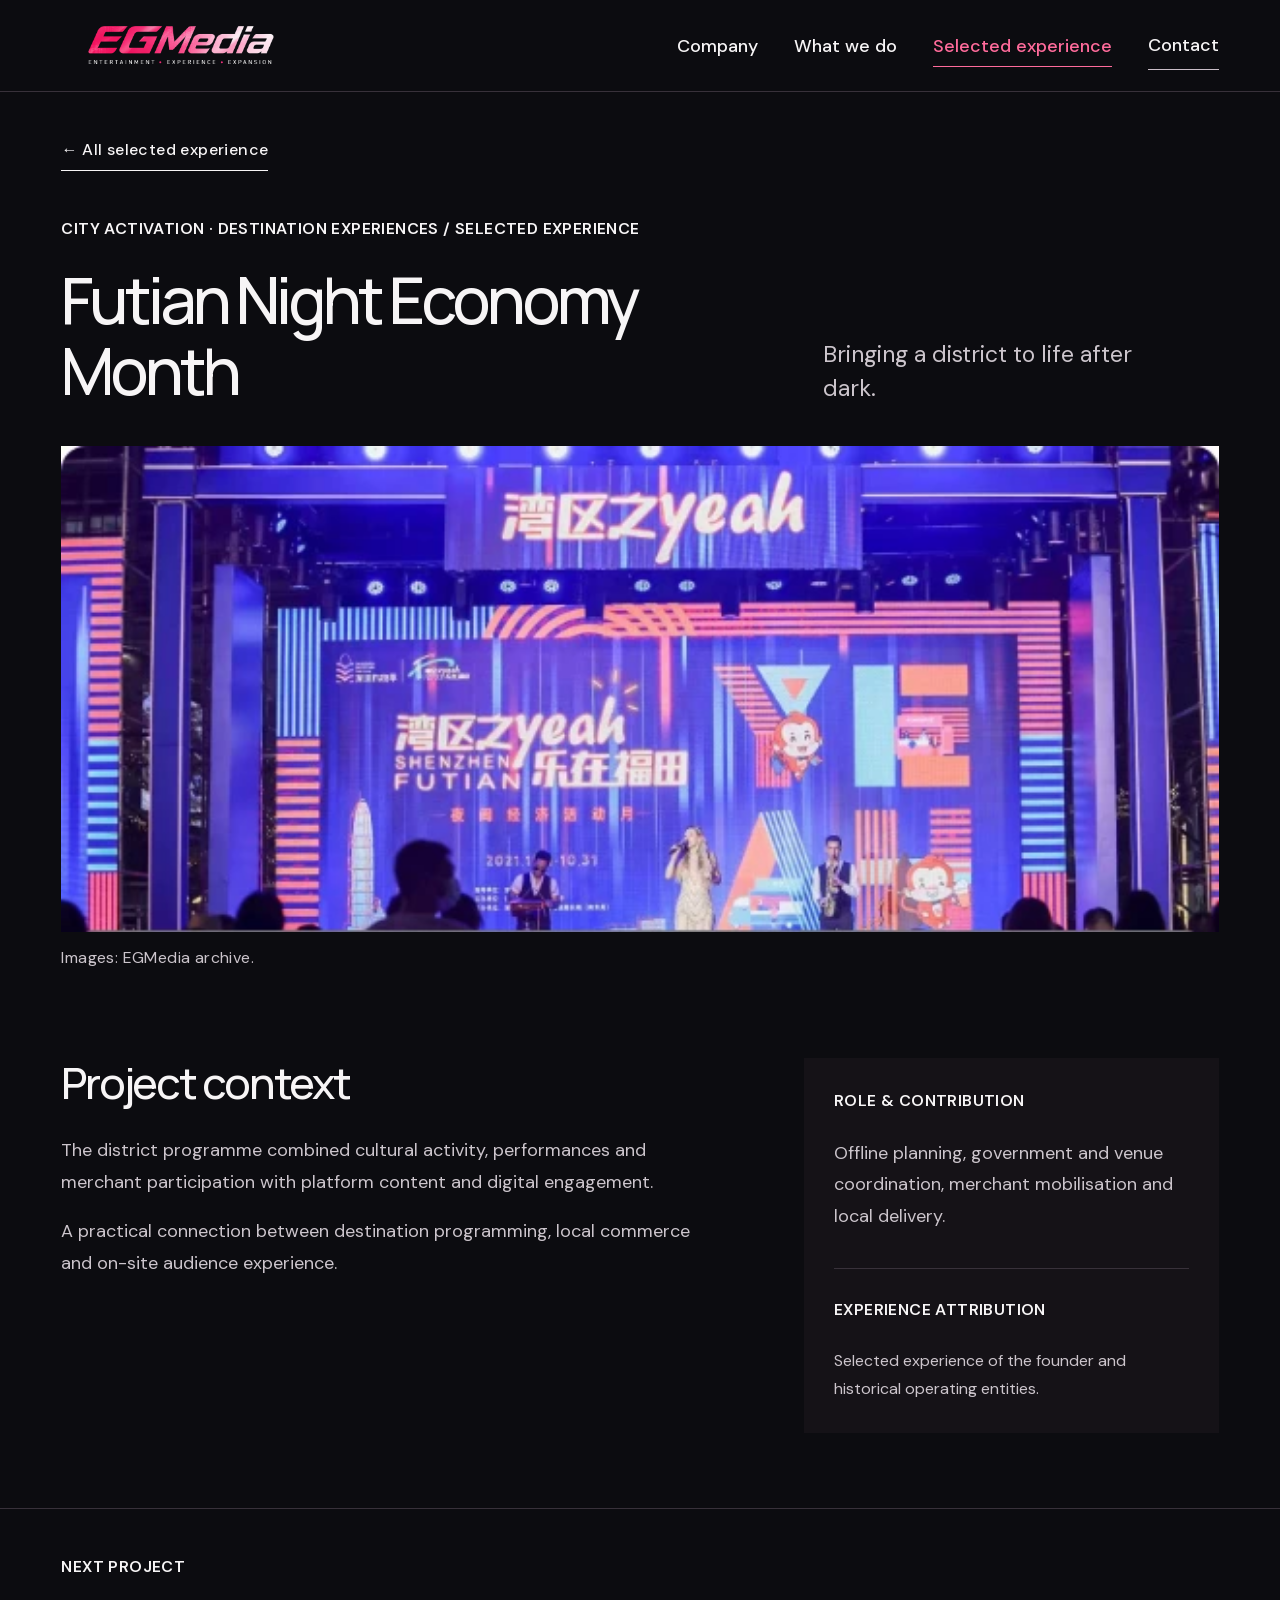
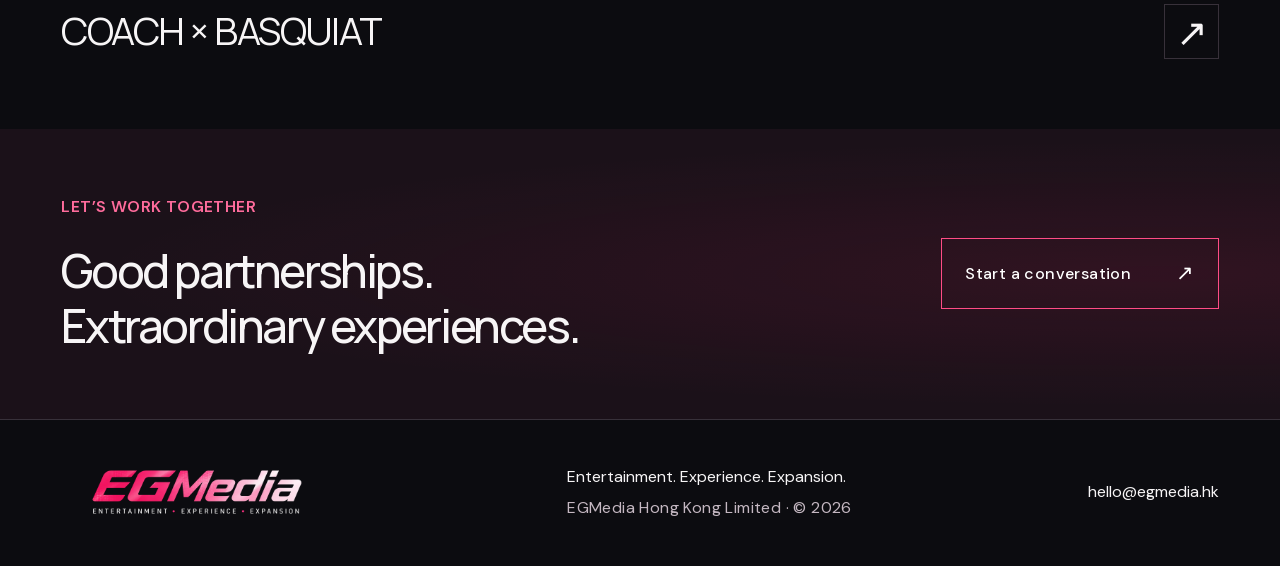
<file: cases/futian-night-economy.html>
<!doctype html><html lang="en"><head><meta charset="utf-8"><meta name="viewport" content="width=device-width,initial-scale=1"><title>Futian Night Economy Month | EGMedia</title><meta name="description" content="A programme connecting performances, merchants, public spaces and digital audiences in Shenzhen’s Futian district."><link rel="canonical" href="https://www.egmedia.hk/cases/futian-night-economy.html"><meta name="theme-color" content="#0c0c10"><meta property="og:title" content="Futian Night Economy Month | EGMedia"><meta property="og:description" content="A programme connecting performances, merchants, public spaces and digital audiences in Shenzhen’s Futian district."><meta property="og:type" content="website"><meta property="og:url" content="https://www.egmedia.hk/cases/futian-night-economy.html"><meta property="og:image" content="https://www.egmedia.hk/assets/2026/qq-music.webp"><link rel="icon" href="/assets/2026/favicon.svg" type="image/svg+xml"><link rel="icon" href="/assets/2026/favicon-32.png" type="image/png" sizes="32x32"><link rel="apple-touch-icon" href="/assets/2026/apple-touch-icon.png" sizes="180x180"><link rel="stylesheet" href="/site.css"><script src="/site.js" defer></script><script src="/interactions.js" defer></script></head><body><a class="skip-link" href="#main">Skip to content</a><header class="site-header"><a class="wordmark" href="/" aria-label="EGMedia home"><img src="/assets/2026/egmedia-logo-approved-color.png" alt="EGMedia"></a><button class="menu-toggle" aria-expanded="false" aria-controls="main-nav">Menu <span>+</span></button><nav id="main-nav" aria-label="Main navigation"><a  href="/about.html">Company</a><a  href="/services.html">What we do</a><a aria-current="page" href="/selected-works.html">Selected experience</a><a  href="/contact.html">Contact</a></nav></header><main id="main"><section class="case-hero"><a class="text-link" href="/selected-works.html">← All selected experience</a><div class="case-heading"><div><span class="eyebrow">City activation · Destination experiences / Selected experience</span><h1>Futian Night Economy Month</h1></div><p>Bringing a district to life after dark.</p></div><figure><img class="" src="/assets/2026/futian-night.webp" alt="Futian Night Economy Month project photograph" loading="eager" decoding="async" fetchpriority="high"><figcaption>Images: EGMedia archive.</figcaption></figure></section><section class="case-story"><div><h2>Project context</h2><p>The district programme combined cultural activity, performances and merchant participation with platform content and digital engagement.</p><p>A practical connection between destination programming, local commerce and on-site audience experience.</p></div><aside><span class="eyebrow">Role & contribution</span><p>Offline planning, government and venue coordination, merchant mobilisation and local delivery.</p><div class="case-credit"><span class="eyebrow">Experience attribution</span><p>Selected experience of the founder and historical operating entities.</p></div></aside></section><section class="next-case"><span class="eyebrow">Next project</span><a href="/cases/coach-basquiat.html">COACH × BASQUIAT <span>↗</span></a></section></main><section class="closing"><div><span class="eyebrow">Let’s work together</span><h2>Good partnerships.<br>Extraordinary experiences.</h2></div><a class="button" href="/contact.html">Start a conversation <span>↗</span></a></section><footer><a class="wordmark" href="/"><img src="/assets/2026/egmedia-logo-approved-color.png" alt="EGMedia"></a><div>Entertainment. Experience. Expansion.<br><small>EGMedia Hong Kong Limited · © 2026</small></div><div><a href="mailto:hello@egmedia.hk">hello@egmedia.hk</a></div></footer></body></html>
</file>
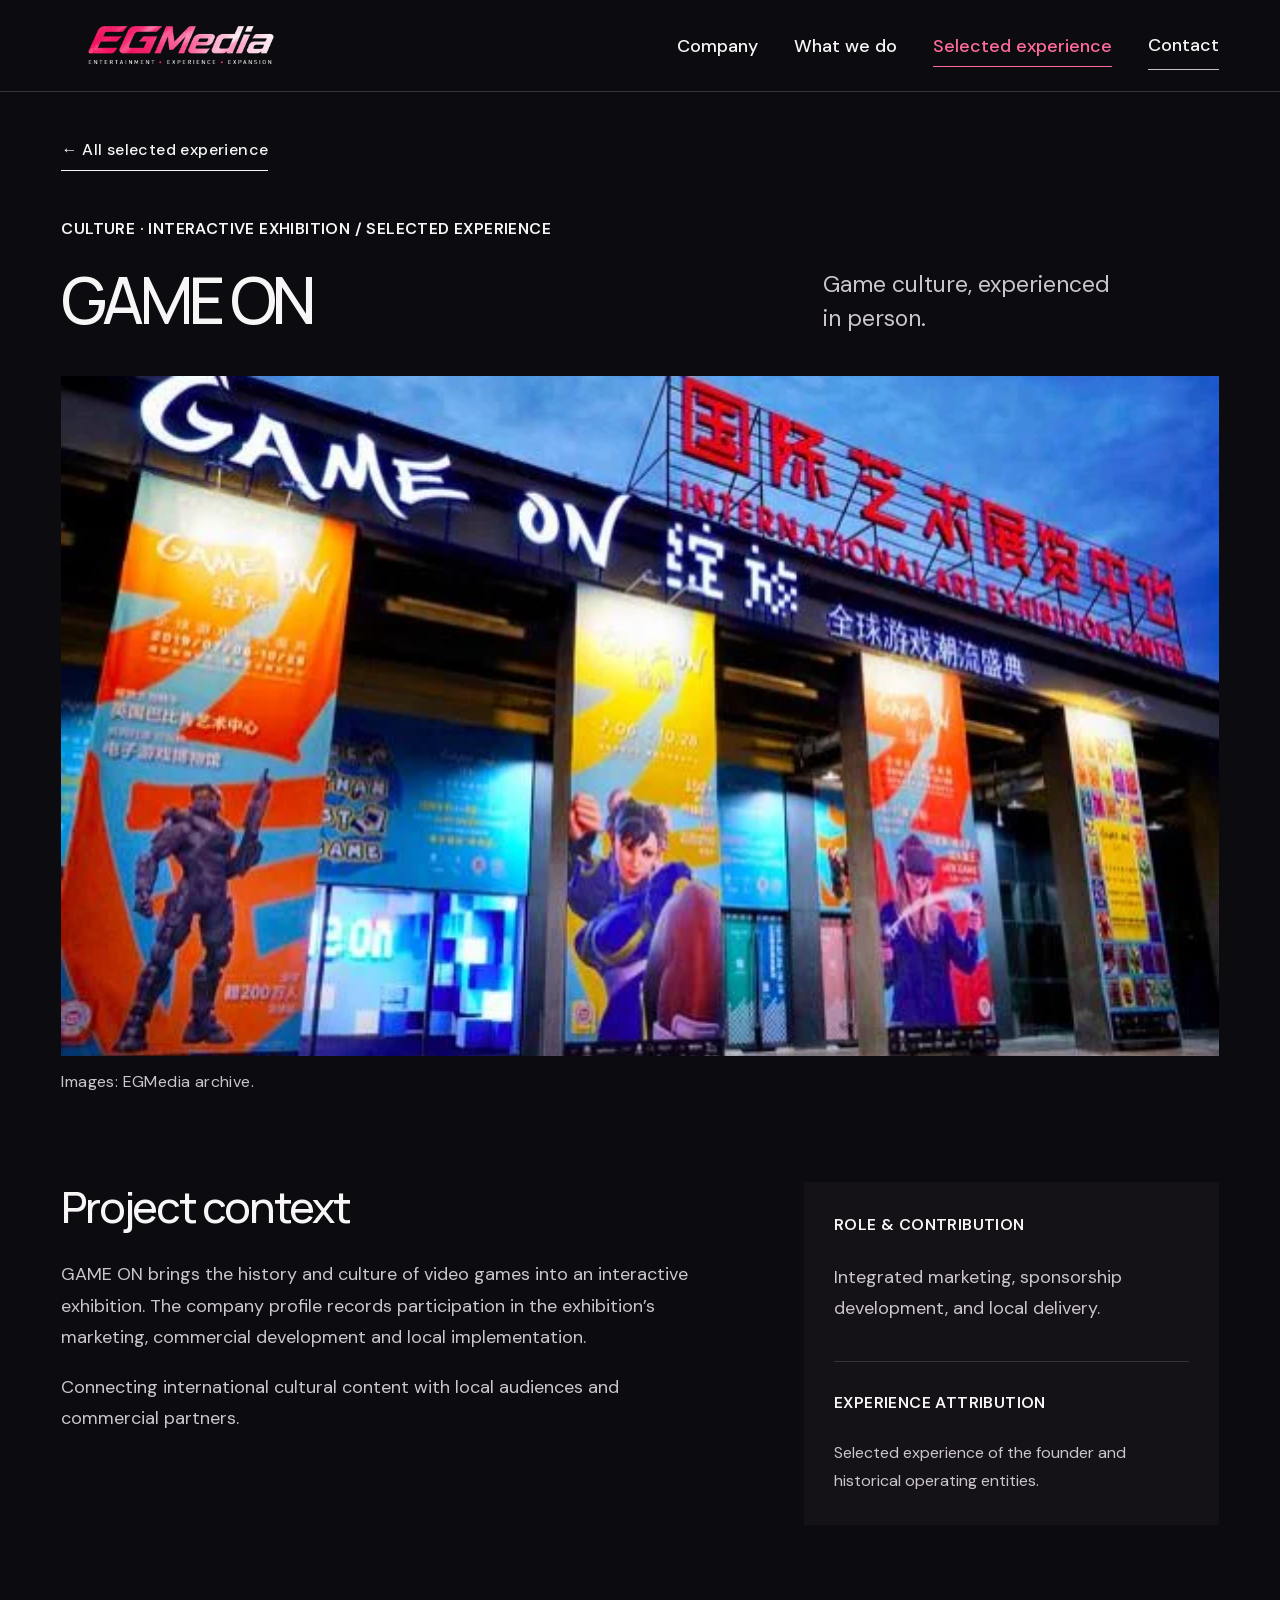
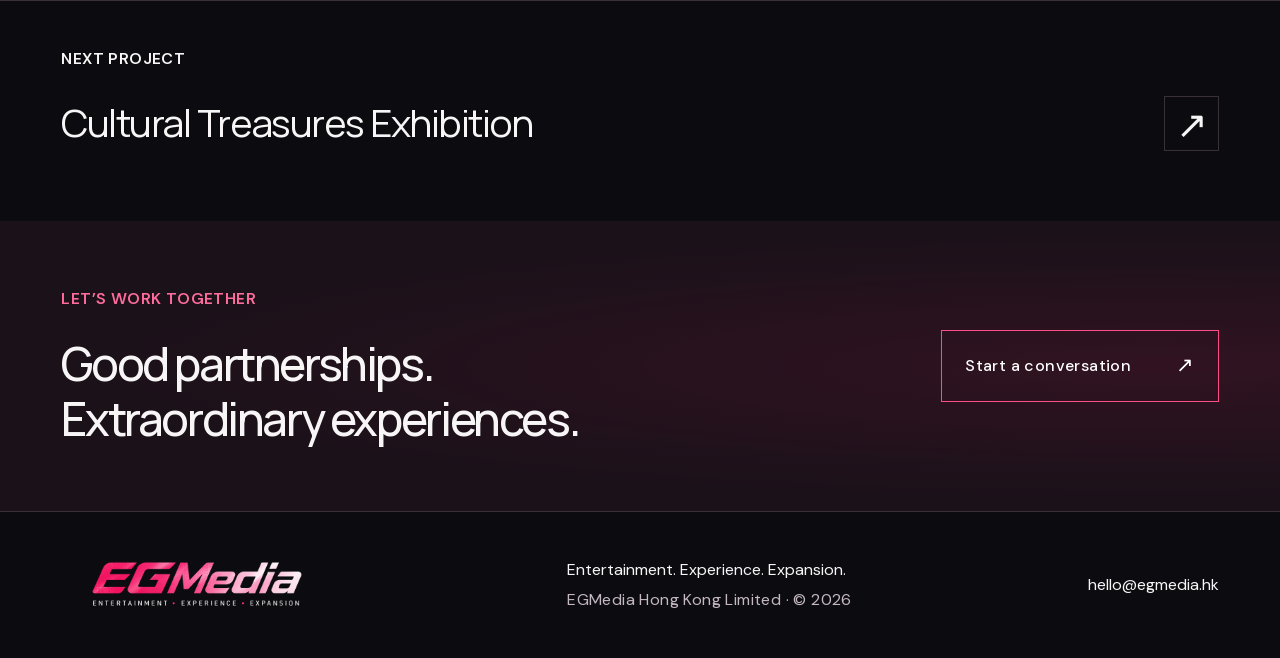
<file: cases/game-on.html>
<!doctype html><html lang="en"><head><meta charset="utf-8"><meta name="viewport" content="width=device-width,initial-scale=1"><title>GAME ON | EGMedia</title><meta name="description" content="Local delivery and commercial development for the international touring exhibition originating at London’s Barbican."><link rel="canonical" href="https://www.egmedia.hk/cases/game-on.html"><meta name="theme-color" content="#0c0c10"><meta property="og:title" content="GAME ON | EGMedia"><meta property="og:description" content="Local delivery and commercial development for the international touring exhibition originating at London’s Barbican."><meta property="og:type" content="website"><meta property="og:url" content="https://www.egmedia.hk/cases/game-on.html"><meta property="og:image" content="https://www.egmedia.hk/assets/2026/qq-music.webp"><link rel="icon" href="/assets/2026/favicon.svg" type="image/svg+xml"><link rel="icon" href="/assets/2026/favicon-32.png" type="image/png" sizes="32x32"><link rel="apple-touch-icon" href="/assets/2026/apple-touch-icon.png" sizes="180x180"><link rel="stylesheet" href="/site.css"><script src="/site.js" defer></script><script src="/interactions.js" defer></script></head><body><a class="skip-link" href="#main">Skip to content</a><header class="site-header"><a class="wordmark" href="/" aria-label="EGMedia home"><img src="/assets/2026/egmedia-logo-approved-color.png" alt="EGMedia"></a><button class="menu-toggle" aria-expanded="false" aria-controls="main-nav">Menu <span>+</span></button><nav id="main-nav" aria-label="Main navigation"><a  href="/about.html">Company</a><a  href="/services.html">What we do</a><a aria-current="page" href="/selected-works.html">Selected experience</a><a  href="/contact.html">Contact</a></nav></header><main id="main"><section class="case-hero"><a class="text-link" href="/selected-works.html">← All selected experience</a><div class="case-heading"><div><span class="eyebrow">Culture · Interactive exhibition / Selected experience</span><h1>GAME ON</h1></div><p>Game culture, experienced in person.</p></div><figure><img class="" src="/assets/2026/game-on.webp" alt="GAME ON project photograph" loading="eager" decoding="async" fetchpriority="high"><figcaption>Images: EGMedia archive.</figcaption></figure></section><section class="case-story"><div><h2>Project context</h2><p>GAME ON brings the history and culture of video games into an interactive exhibition. The company profile records participation in the exhibition’s marketing, commercial development and local implementation.</p><p>Connecting international cultural content with local audiences and commercial partners.</p></div><aside><span class="eyebrow">Role & contribution</span><p>Integrated marketing, sponsorship development, and local delivery.</p><div class="case-credit"><span class="eyebrow">Experience attribution</span><p>Selected experience of the founder and historical operating entities.</p></div></aside></section><section class="next-case"><span class="eyebrow">Next project</span><a href="/cases/cultural-treasures.html">Cultural Treasures Exhibition <span>↗</span></a></section></main><section class="closing"><div><span class="eyebrow">Let’s work together</span><h2>Good partnerships.<br>Extraordinary experiences.</h2></div><a class="button" href="/contact.html">Start a conversation <span>↗</span></a></section><footer><a class="wordmark" href="/"><img src="/assets/2026/egmedia-logo-approved-color.png" alt="EGMedia"></a><div>Entertainment. Experience. Expansion.<br><small>EGMedia Hong Kong Limited · © 2026</small></div><div><a href="mailto:hello@egmedia.hk">hello@egmedia.hk</a></div></footer></body></html>
</file>
<file: site.css>
/* latin-ext */
@font-face {
  font-family: 'DM Sans';
  font-style: normal;
  font-weight: 400;
  font-display: swap;
  src: url(/assets/2026/fonts/rP2Yp2ywxg089UriI5-g4vlH9VoD8Cmcqbu6-K6z9mXgjU0.woff2) format('woff2');
  unicode-range: U+0100-02BA, U+02BD-02C5, U+02C7-02CC, U+02CE-02D7, U+02DD-02FF, U+0304, U+0308, U+0329, U+1D00-1DBF, U+1E00-1E9F, U+1EF2-1EFF, U+2020, U+20A0-20AB, U+20AD-20C4, U+2113, U+2C60-2C7F, U+A720-A7FF;
}
/* latin */
@font-face {
  font-family: 'DM Sans';
  font-style: normal;
  font-weight: 400;
  font-display: swap;
  src: url(/assets/2026/fonts/rP2Yp2ywxg089UriI5-g4vlH9VoD8Cmcqbu0-K6z9mXg.woff2) format('woff2');
  unicode-range: U+0000-00FF, U+0131, U+0152-0153, U+02BB-02BC, U+02C6, U+02DA, U+02DC, U+0304, U+0308, U+0329, U+2000-206F, U+20AC, U+2122, U+2191, U+2193, U+2212, U+2215, U+FEFF, U+FFFD;
}
/* latin-ext */
@font-face {
  font-family: 'DM Sans';
  font-style: normal;
  font-weight: 500;
  font-display: swap;
  src: url(/assets/2026/fonts/rP2Yp2ywxg089UriI5-g4vlH9VoD8Cmcqbu6-K6z9mXgjU0.woff2) format('woff2');
  unicode-range: U+0100-02BA, U+02BD-02C5, U+02C7-02CC, U+02CE-02D7, U+02DD-02FF, U+0304, U+0308, U+0329, U+1D00-1DBF, U+1E00-1E9F, U+1EF2-1EFF, U+2020, U+20A0-20AB, U+20AD-20C4, U+2113, U+2C60-2C7F, U+A720-A7FF;
}
/* latin */
@font-face {
  font-family: 'DM Sans';
  font-style: normal;
  font-weight: 500;
  font-display: swap;
  src: url(/assets/2026/fonts/rP2Yp2ywxg089UriI5-g4vlH9VoD8Cmcqbu0-K6z9mXg.woff2) format('woff2');
  unicode-range: U+0000-00FF, U+0131, U+0152-0153, U+02BB-02BC, U+02C6, U+02DA, U+02DC, U+0304, U+0308, U+0329, U+2000-206F, U+20AC, U+2122, U+2191, U+2193, U+2212, U+2215, U+FEFF, U+FFFD;
}
/* latin-ext */
@font-face {
  font-family: 'DM Sans';
  font-style: normal;
  font-weight: 600;
  font-display: swap;
  src: url(/assets/2026/fonts/rP2Yp2ywxg089UriI5-g4vlH9VoD8Cmcqbu6-K6z9mXgjU0.woff2) format('woff2');
  unicode-range: U+0100-02BA, U+02BD-02C5, U+02C7-02CC, U+02CE-02D7, U+02DD-02FF, U+0304, U+0308, U+0329, U+1D00-1DBF, U+1E00-1E9F, U+1EF2-1EFF, U+2020, U+20A0-20AB, U+20AD-20C4, U+2113, U+2C60-2C7F, U+A720-A7FF;
}
/* latin */
@font-face {
  font-family: 'DM Sans';
  font-style: normal;
  font-weight: 600;
  font-display: swap;
  src: url(/assets/2026/fonts/rP2Yp2ywxg089UriI5-g4vlH9VoD8Cmcqbu0-K6z9mXg.woff2) format('woff2');
  unicode-range: U+0000-00FF, U+0131, U+0152-0153, U+02BB-02BC, U+02C6, U+02DA, U+02DC, U+0304, U+0308, U+0329, U+2000-206F, U+20AC, U+2122, U+2191, U+2193, U+2212, U+2215, U+FEFF, U+FFFD;
}
/* latin-ext */
@font-face {
  font-family: 'DM Sans';
  font-style: normal;
  font-weight: 700;
  font-display: swap;
  src: url(/assets/2026/fonts/rP2Yp2ywxg089UriI5-g4vlH9VoD8Cmcqbu6-K6z9mXgjU0.woff2) format('woff2');
  unicode-range: U+0100-02BA, U+02BD-02C5, U+02C7-02CC, U+02CE-02D7, U+02DD-02FF, U+0304, U+0308, U+0329, U+1D00-1DBF, U+1E00-1E9F, U+1EF2-1EFF, U+2020, U+20A0-20AB, U+20AD-20C4, U+2113, U+2C60-2C7F, U+A720-A7FF;
}
/* latin */
@font-face {
  font-family: 'DM Sans';
  font-style: normal;
  font-weight: 700;
  font-display: swap;
  src: url(/assets/2026/fonts/rP2Yp2ywxg089UriI5-g4vlH9VoD8Cmcqbu0-K6z9mXg.woff2) format('woff2');
  unicode-range: U+0000-00FF, U+0131, U+0152-0153, U+02BB-02BC, U+02C6, U+02DA, U+02DC, U+0304, U+0308, U+0329, U+2000-206F, U+20AC, U+2122, U+2191, U+2193, U+2212, U+2215, U+FEFF, U+FFFD;
}
/* cyrillic-ext */
@font-face {
  font-family: 'Manrope';
  font-style: normal;
  font-weight: 400;
  font-display: swap;
  src: url(/assets/2026/fonts/xn7gYHE41ni1AdIRggqxSvfedN62Zw.woff2) format('woff2');
  unicode-range: U+0460-052F, U+1C80-1C8A, U+20B4, U+2DE0-2DFF, U+A640-A69F, U+FE2E-FE2F;
}
/* cyrillic */
@font-face {
  font-family: 'Manrope';
  font-style: normal;
  font-weight: 400;
  font-display: swap;
  src: url(/assets/2026/fonts/xn7gYHE41ni1AdIRggOxSvfedN62Zw.woff2) format('woff2');
  unicode-range: U+0301, U+0400-045F, U+0490-0491, U+04B0-04B1, U+2116;
}
/* greek */
@font-face {
  font-family: 'Manrope';
  font-style: normal;
  font-weight: 400;
  font-display: swap;
  src: url(/assets/2026/fonts/xn7gYHE41ni1AdIRggSxSvfedN62Zw.woff2) format('woff2');
  unicode-range: U+0370-0377, U+037A-037F, U+0384-038A, U+038C, U+038E-03A1, U+03A3-03FF;
}
/* vietnamese */
@font-face {
  font-family: 'Manrope';
  font-style: normal;
  font-weight: 400;
  font-display: swap;
  src: url(/assets/2026/fonts/xn7gYHE41ni1AdIRggixSvfedN62Zw.woff2) format('woff2');
  unicode-range: U+0102-0103, U+0110-0111, U+0128-0129, U+0168-0169, U+01A0-01A1, U+01AF-01B0, U+0300-0301, U+0303-0304, U+0308-0309, U+0323, U+0329, U+1EA0-1EF9, U+20AB;
}
/* latin-ext */
@font-face {
  font-family: 'Manrope';
  font-style: normal;
  font-weight: 400;
  font-display: swap;
  src: url(/assets/2026/fonts/xn7gYHE41ni1AdIRggmxSvfedN62Zw.woff2) format('woff2');
  unicode-range: U+0100-02BA, U+02BD-02C5, U+02C7-02CC, U+02CE-02D7, U+02DD-02FF, U+0304, U+0308, U+0329, U+1D00-1DBF, U+1E00-1E9F, U+1EF2-1EFF, U+2020, U+20A0-20AB, U+20AD-20C4, U+2113, U+2C60-2C7F, U+A720-A7FF;
}
/* latin */
@font-face {
  font-family: 'Manrope';
  font-style: normal;
  font-weight: 400;
  font-display: swap;
  src: url(/assets/2026/fonts/xn7gYHE41ni1AdIRggexSvfedN4.woff2) format('woff2');
  unicode-range: U+0000-00FF, U+0131, U+0152-0153, U+02BB-02BC, U+02C6, U+02DA, U+02DC, U+0304, U+0308, U+0329, U+2000-206F, U+20AC, U+2122, U+2191, U+2193, U+2212, U+2215, U+FEFF, U+FFFD;
}
/* cyrillic-ext */
@font-face {
  font-family: 'Manrope';
  font-style: normal;
  font-weight: 500;
  font-display: swap;
  src: url(/assets/2026/fonts/xn7gYHE41ni1AdIRggqxSvfedN62Zw.woff2) format('woff2');
  unicode-range: U+0460-052F, U+1C80-1C8A, U+20B4, U+2DE0-2DFF, U+A640-A69F, U+FE2E-FE2F;
}
/* cyrillic */
@font-face {
  font-family: 'Manrope';
  font-style: normal;
  font-weight: 500;
  font-display: swap;
  src: url(/assets/2026/fonts/xn7gYHE41ni1AdIRggOxSvfedN62Zw.woff2) format('woff2');
  unicode-range: U+0301, U+0400-045F, U+0490-0491, U+04B0-04B1, U+2116;
}
/* greek */
@font-face {
  font-family: 'Manrope';
  font-style: normal;
  font-weight: 500;
  font-display: swap;
  src: url(/assets/2026/fonts/xn7gYHE41ni1AdIRggSxSvfedN62Zw.woff2) format('woff2');
  unicode-range: U+0370-0377, U+037A-037F, U+0384-038A, U+038C, U+038E-03A1, U+03A3-03FF;
}
/* vietnamese */
@font-face {
  font-family: 'Manrope';
  font-style: normal;
  font-weight: 500;
  font-display: swap;
  src: url(/assets/2026/fonts/xn7gYHE41ni1AdIRggixSvfedN62Zw.woff2) format('woff2');
  unicode-range: U+0102-0103, U+0110-0111, U+0128-0129, U+0168-0169, U+01A0-01A1, U+01AF-01B0, U+0300-0301, U+0303-0304, U+0308-0309, U+0323, U+0329, U+1EA0-1EF9, U+20AB;
}
/* latin-ext */
@font-face {
  font-family: 'Manrope';
  font-style: normal;
  font-weight: 500;
  font-display: swap;
  src: url(/assets/2026/fonts/xn7gYHE41ni1AdIRggmxSvfedN62Zw.woff2) format('woff2');
  unicode-range: U+0100-02BA, U+02BD-02C5, U+02C7-02CC, U+02CE-02D7, U+02DD-02FF, U+0304, U+0308, U+0329, U+1D00-1DBF, U+1E00-1E9F, U+1EF2-1EFF, U+2020, U+20A0-20AB, U+20AD-20C4, U+2113, U+2C60-2C7F, U+A720-A7FF;
}
/* latin */
@font-face {
  font-family: 'Manrope';
  font-style: normal;
  font-weight: 500;
  font-display: swap;
  src: url(/assets/2026/fonts/xn7gYHE41ni1AdIRggexSvfedN4.woff2) format('woff2');
  unicode-range: U+0000-00FF, U+0131, U+0152-0153, U+02BB-02BC, U+02C6, U+02DA, U+02DC, U+0304, U+0308, U+0329, U+2000-206F, U+20AC, U+2122, U+2191, U+2193, U+2212, U+2215, U+FEFF, U+FFFD;
}
/* cyrillic-ext */
@font-face {
  font-family: 'Manrope';
  font-style: normal;
  font-weight: 600;
  font-display: swap;
  src: url(/assets/2026/fonts/xn7gYHE41ni1AdIRggqxSvfedN62Zw.woff2) format('woff2');
  unicode-range: U+0460-052F, U+1C80-1C8A, U+20B4, U+2DE0-2DFF, U+A640-A69F, U+FE2E-FE2F;
}
/* cyrillic */
@font-face {
  font-family: 'Manrope';
  font-style: normal;
  font-weight: 600;
  font-display: swap;
  src: url(/assets/2026/fonts/xn7gYHE41ni1AdIRggOxSvfedN62Zw.woff2) format('woff2');
  unicode-range: U+0301, U+0400-045F, U+0490-0491, U+04B0-04B1, U+2116;
}
/* greek */
@font-face {
  font-family: 'Manrope';
  font-style: normal;
  font-weight: 600;
  font-display: swap;
  src: url(/assets/2026/fonts/xn7gYHE41ni1AdIRggSxSvfedN62Zw.woff2) format('woff2');
  unicode-range: U+0370-0377, U+037A-037F, U+0384-038A, U+038C, U+038E-03A1, U+03A3-03FF;
}
/* vietnamese */
@font-face {
  font-family: 'Manrope';
  font-style: normal;
  font-weight: 600;
  font-display: swap;
  src: url(/assets/2026/fonts/xn7gYHE41ni1AdIRggixSvfedN62Zw.woff2) format('woff2');
  unicode-range: U+0102-0103, U+0110-0111, U+0128-0129, U+0168-0169, U+01A0-01A1, U+01AF-01B0, U+0300-0301, U+0303-0304, U+0308-0309, U+0323, U+0329, U+1EA0-1EF9, U+20AB;
}
/* latin-ext */
@font-face {
  font-family: 'Manrope';
  font-style: normal;
  font-weight: 600;
  font-display: swap;
  src: url(/assets/2026/fonts/xn7gYHE41ni1AdIRggmxSvfedN62Zw.woff2) format('woff2');
  unicode-range: U+0100-02BA, U+02BD-02C5, U+02C7-02CC, U+02CE-02D7, U+02DD-02FF, U+0304, U+0308, U+0329, U+1D00-1DBF, U+1E00-1E9F, U+1EF2-1EFF, U+2020, U+20A0-20AB, U+20AD-20C4, U+2113, U+2C60-2C7F, U+A720-A7FF;
}
/* latin */
@font-face {
  font-family: 'Manrope';
  font-style: normal;
  font-weight: 600;
  font-display: swap;
  src: url(/assets/2026/fonts/xn7gYHE41ni1AdIRggexSvfedN4.woff2) format('woff2');
  unicode-range: U+0000-00FF, U+0131, U+0152-0153, U+02BB-02BC, U+02C6, U+02DA, U+02DC, U+0304, U+0308, U+0329, U+2000-206F, U+20AC, U+2122, U+2191, U+2193, U+2212, U+2215, U+FEFF, U+FFFD;
}
/* cyrillic-ext */
@font-face {
  font-family: 'Manrope';
  font-style: normal;
  font-weight: 700;
  font-display: swap;
  src: url(/assets/2026/fonts/xn7gYHE41ni1AdIRggqxSvfedN62Zw.woff2) format('woff2');
  unicode-range: U+0460-052F, U+1C80-1C8A, U+20B4, U+2DE0-2DFF, U+A640-A69F, U+FE2E-FE2F;
}
/* cyrillic */
@font-face {
  font-family: 'Manrope';
  font-style: normal;
  font-weight: 700;
  font-display: swap;
  src: url(/assets/2026/fonts/xn7gYHE41ni1AdIRggOxSvfedN62Zw.woff2) format('woff2');
  unicode-range: U+0301, U+0400-045F, U+0490-0491, U+04B0-04B1, U+2116;
}
/* greek */
@font-face {
  font-family: 'Manrope';
  font-style: normal;
  font-weight: 700;
  font-display: swap;
  src: url(/assets/2026/fonts/xn7gYHE41ni1AdIRggSxSvfedN62Zw.woff2) format('woff2');
  unicode-range: U+0370-0377, U+037A-037F, U+0384-038A, U+038C, U+038E-03A1, U+03A3-03FF;
}
/* vietnamese */
@font-face {
  font-family: 'Manrope';
  font-style: normal;
  font-weight: 700;
  font-display: swap;
  src: url(/assets/2026/fonts/xn7gYHE41ni1AdIRggixSvfedN62Zw.woff2) format('woff2');
  unicode-range: U+0102-0103, U+0110-0111, U+0128-0129, U+0168-0169, U+01A0-01A1, U+01AF-01B0, U+0300-0301, U+0303-0304, U+0308-0309, U+0323, U+0329, U+1EA0-1EF9, U+20AB;
}
/* latin-ext */
@font-face {
  font-family: 'Manrope';
  font-style: normal;
  font-weight: 700;
  font-display: swap;
  src: url(/assets/2026/fonts/xn7gYHE41ni1AdIRggmxSvfedN62Zw.woff2) format('woff2');
  unicode-range: U+0100-02BA, U+02BD-02C5, U+02C7-02CC, U+02CE-02D7, U+02DD-02FF, U+0304, U+0308, U+0329, U+1D00-1DBF, U+1E00-1E9F, U+1EF2-1EFF, U+2020, U+20A0-20AB, U+20AD-20C4, U+2113, U+2C60-2C7F, U+A720-A7FF;
}
/* latin */
@font-face {
  font-family: 'Manrope';
  font-style: normal;
  font-weight: 700;
  font-display: swap;
  src: url(/assets/2026/fonts/xn7gYHE41ni1AdIRggexSvfedN4.woff2) format('woff2');
  unicode-range: U+0000-00FF, U+0131, U+0152-0153, U+02BB-02BC, U+02C6, U+02DA, U+02DC, U+0304, U+0308, U+0329, U+2000-206F, U+20AC, U+2122, U+2191, U+2193, U+2212, U+2215, U+FEFF, U+FFFD;
}
/* cyrillic-ext */
@font-face {
  font-family: 'Manrope';
  font-style: normal;
  font-weight: 800;
  font-display: swap;
  src: url(/assets/2026/fonts/xn7gYHE41ni1AdIRggqxSvfedN62Zw.woff2) format('woff2');
  unicode-range: U+0460-052F, U+1C80-1C8A, U+20B4, U+2DE0-2DFF, U+A640-A69F, U+FE2E-FE2F;
}
/* cyrillic */
@font-face {
  font-family: 'Manrope';
  font-style: normal;
  font-weight: 800;
  font-display: swap;
  src: url(/assets/2026/fonts/xn7gYHE41ni1AdIRggOxSvfedN62Zw.woff2) format('woff2');
  unicode-range: U+0301, U+0400-045F, U+0490-0491, U+04B0-04B1, U+2116;
}
/* greek */
@font-face {
  font-family: 'Manrope';
  font-style: normal;
  font-weight: 800;
  font-display: swap;
  src: url(/assets/2026/fonts/xn7gYHE41ni1AdIRggSxSvfedN62Zw.woff2) format('woff2');
  unicode-range: U+0370-0377, U+037A-037F, U+0384-038A, U+038C, U+038E-03A1, U+03A3-03FF;
}
/* vietnamese */
@font-face {
  font-family: 'Manrope';
  font-style: normal;
  font-weight: 800;
  font-display: swap;
  src: url(/assets/2026/fonts/xn7gYHE41ni1AdIRggixSvfedN62Zw.woff2) format('woff2');
  unicode-range: U+0102-0103, U+0110-0111, U+0128-0129, U+0168-0169, U+01A0-01A1, U+01AF-01B0, U+0300-0301, U+0303-0304, U+0308-0309, U+0323, U+0329, U+1EA0-1EF9, U+20AB;
}
/* latin-ext */
@font-face {
  font-family: 'Manrope';
  font-style: normal;
  font-weight: 800;
  font-display: swap;
  src: url(/assets/2026/fonts/xn7gYHE41ni1AdIRggmxSvfedN62Zw.woff2) format('woff2');
  unicode-range: U+0100-02BA, U+02BD-02C5, U+02C7-02CC, U+02CE-02D7, U+02DD-02FF, U+0304, U+0308, U+0329, U+1D00-1DBF, U+1E00-1E9F, U+1EF2-1EFF, U+2020, U+20A0-20AB, U+20AD-20C4, U+2113, U+2C60-2C7F, U+A720-A7FF;
}
/* latin */
@font-face {
  font-family: 'Manrope';
  font-style: normal;
  font-weight: 800;
  font-display: swap;
  src: url(/assets/2026/fonts/xn7gYHE41ni1AdIRggexSvfedN4.woff2) format('woff2');
  unicode-range: U+0000-00FF, U+0131, U+0152-0153, U+02BB-02BC, U+02C6, U+02DA, U+02DC, U+0304, U+0308, U+0329, U+2000-206F, U+20AC, U+2122, U+2191, U+2193, U+2212, U+2215, U+FEFF, U+FFFD;
}

:root{--paper:#fbfaf7;--ink:#203934;--muted:#5e6a64;--line:#d9dfd8;--accent:#cb365e;--soft:#eeeee5;--pad:clamp(22px,5.2vw,88px)}*{box-sizing:border-box}html{scroll-behavior:smooth;scroll-padding-top:110px}body{margin:0;background:var(--paper);color:var(--ink);font-family:'DM Sans',Arial,sans-serif;-webkit-font-smoothing:antialiased}a{color:inherit;text-decoration:none}button{font:inherit}img{max-width:100%;display:block}figure{margin:0}h1,h2,h3,p{margin:0}h1,h2,h3{font-family:'Manrope',Arial,sans-serif}h1{font-size:clamp(48px,5.6vw,88px);letter-spacing:-.065em;line-height:1.1;font-weight:500}h2{font-size:clamp(32px,3.4vw,53px);letter-spacing:-.052em;line-height:1.17;font-weight:500}h3{font-size:25px;letter-spacing:-.035em;line-height:1.25;font-weight:600}p{font-size:17px;line-height:1.75;color:var(--muted)}p+p{margin-top:18px}em{font-family:Georgia,serif;font-weight:400;color:var(--accent)}.site-header{height:94px;padding:0 var(--pad);display:flex;justify-content:space-between;align-items:center;border-bottom:1px solid var(--line);background:var(--paper);position:sticky;top:0;z-index:20}.wordmark{display:inline-flex;align-items:baseline;font-family:Arial,sans-serif;font-weight:800;font-style:italic;font-size:30px;letter-spacing:-1.6px;white-space:nowrap}.wordmark span{font-weight:600}.wordmark i{display:inline-block;width:7px;height:7px;background:var(--accent);margin-left:4px;border-radius:50%}.site-header nav{display:flex;gap:36px;align-items:center;font-size:14px;font-weight:500}.site-header nav a{padding:12px 0;position:relative}.site-header nav a[aria-current],.site-header nav a:hover{color:var(--accent)}.site-header nav a[aria-current]:after{content:'';position:absolute;bottom:3px;left:0;width:100%;height:1px;background:var(--accent)}.menu-toggle{display:none}.skip-link{position:fixed;top:-70px;left:20px;padding:16px;background:white;z-index:100}.skip-link:focus{top:12px}a:focus-visible,button:focus-visible{outline:3px solid var(--accent);outline-offset:5px}.eyebrow{display:block;text-transform:uppercase;font-size:11px;line-height:1.6;font-weight:600;letter-spacing:.16em;margin-bottom:24px}.hero-copy{padding:65px var(--pad) 48px}.hero h1{max-width:1200px;font-size:clamp(52px,6.3vw,98px)}.hero-bottom{margin-top:34px;display:flex;justify-content:space-between;align-items:center;gap:35px}.hero-bottom p{max-width:535px;font-size:18px;line-height:1.6}.button{display:inline-flex;align-items:center;justify-content:space-between;gap:45px;border:1px solid var(--ink);padding:18px 23px;font-size:13px;font-weight:500;white-space:nowrap;transition:background .2s,color .2s}.button:hover{background:var(--ink);color:var(--paper)}.button.solid{background:var(--ink);color:white}.button.solid:hover{background:var(--accent);border-color:var(--accent)}.button span{font-size:21px}.hero-visual{margin:0 var(--pad)}.hero-visual img{width:100%;height:clamp(350px,40vw,580px);object-fit:cover;object-position:50% 48%}.hero-visual figcaption{display:flex;justify-content:space-between;gap:20px;font-size:11px;padding:14px 0;border-bottom:1px solid var(--line);color:var(--muted)}.intro-section{padding:100px var(--pad);display:grid;grid-template-columns:1fr 2.15fr;gap:50px}.intro-section .large-text{margin-top:28px}.intro-section p{max-width:790px}.large-text{font-size:23px;line-height:1.6;color:var(--ink);letter-spacing:-.02em}.text-link{display:inline-flex;gap:22px;align-items:center;font-size:14px;font-weight:500;border-bottom:1px solid var(--ink);padding-bottom:7px}.text-link:hover{color:var(--accent);border-color:var(--accent)}.intro-section .text-link{margin-top:26px}.section{padding:80px var(--pad)}.section-heading{display:flex;justify-content:space-between;align-items:flex-end;gap:50px;margin-bottom:42px}.section-heading>p{max-width:380px}.service-grid{display:grid;grid-template-columns:repeat(4,1fr);border-top:1px solid var(--line)}.service-card{position:relative;padding:32px 26px 60px;border-right:1px solid var(--line)}.service-card:first-child{padding-left:0}.service-card:last-child{border:0;padding-right:0}.service-number{color:var(--accent);font-size:13px;display:block;letter-spacing:.07em;margin-bottom:37px}.service-card h3{font-size:24px;min-height:92px}.service-card p{font-size:15px;margin-top:18px;line-height:1.65}.service-arrow{position:absolute;bottom:14px;font-size:27px}.service-card:hover h3{color:var(--accent)}.work-section{background:#f0f1eb}.portfolio-note{font-size:13px;line-height:1.7;max-width:760px;margin:-10px 0 35px}.work-grid{display:grid;grid-template-columns:1fr 1fr;gap:48px 35px}.work-image{position:relative;overflow:hidden;aspect-ratio:1.65;background:#e0e4db}.work-image img{width:100%;height:100%;object-fit:cover;transition:transform .45s}.work-card:hover .work-image img{transform:scale(1.03)}.round-arrow{position:absolute;right:16px;bottom:16px;background:var(--paper);border-radius:50%;width:44px;height:44px;display:grid;place-items:center;font-size:25px}.card-meta{display:flex;justify-content:space-between;gap:15px;font-size:10px;text-transform:uppercase;letter-spacing:.06em;margin:19px 0 10px;color:var(--muted)}.work-card h3{font-size:27px}.work-card p{margin-top:12px;font-size:15px;line-height:1.7;max-width:540px}.regional-section{padding:95px var(--pad)}.regional-title{display:flex;gap:60px;justify-content:space-between;align-items:flex-end}.regional-title p{max-width:360px}.market-line{display:grid;grid-template-columns:repeat(3,1fr);gap:40px;margin-top:55px;border-top:1px solid var(--ink);padding-top:29px}.market-line span{font-size:10px;letter-spacing:.1em;text-transform:uppercase;color:var(--muted)}.market-line h3{font-size:30px;margin:18px 0 13px}.market-line p{font-size:15px;max-width:340px}.closing{margin:0 var(--pad);padding:60px 0;display:flex;justify-content:space-between;gap:40px;align-items:center;border-top:1px solid var(--ink)}.closing h2{font-size:clamp(32px,3.3vw,50px)}.closing .eyebrow{color:var(--accent)}footer{padding:37px var(--pad);border-top:1px solid var(--line);display:flex;justify-content:space-between;gap:36px;align-items:flex-start;font-size:12px;line-height:1.9}footer .wordmark{font-size:26px}footer small{font-size:10px;color:var(--muted)}footer a:hover{color:var(--accent)}.page-hero{padding:80px var(--pad) 70px}.page-hero h1{max-width:1100px}.page-hero>p{max-width:670px;margin-top:30px;font-size:19px}.founder-section{display:grid;grid-template-columns:.8fr 1.3fr;gap:100px;align-items:center;background:var(--soft)}.founder-photo{max-width:380px;aspect-ratio:.8;overflow:hidden}.founder-photo img{width:100%;height:100%;object-fit:cover;object-position:50% 30%}.role{display:block;font-size:12px;line-height:1.5;color:var(--accent);margin-top:13px;margin-bottom:25px}.founder-section .large-text{margin-bottom:20px}.team-grid{display:grid;grid-template-columns:repeat(4,1fr);gap:30px}.team-card>img{width:100%;height:300px;object-fit:cover;object-position:50% 25%;filter:saturate(.65);margin-bottom:22px}.team-card h3{font-size:23px}.team-card .role{margin-bottom:14px;min-height:36px}.team-card p{font-size:14px}.small-note{font-size:12px;margin-top:32px}.pale{background:var(--soft)}.split{display:grid;grid-template-columns:1fr 1fr;gap:80px}.split h2 em{font-size:31px;line-height:1.5;display:inline-block;margin-top:15px}.split p+.text-link{margin-top:25px}.service-detail{padding:60px var(--pad);border-top:1px solid var(--line);display:grid;grid-template-columns:1fr 2.15fr;gap:50px;scroll-margin-top:40px}.service-detail h2{max-width:820px}.service-detail .large-text{margin:25px 0 15px}.service-detail p{max-width:760px}.service-detail .eyebrow{margin:25px 0 8px}.deliverables{list-style:none;padding:0;margin:30px 0;display:grid;grid-template-columns:repeat(3,1fr);gap:25px}.deliverables li{border-top:1px solid var(--line);padding-top:15px;font-size:14px;line-height:1.6}.process-grid{display:grid;grid-template-columns:repeat(4,1fr);gap:35px;margin-top:45px}.process-grid span{font-size:13px;color:var(--accent)}.process-grid h3{margin:20px 0 15px}.process-grid p{font-size:15px}.case-hero{padding:45px var(--pad) 0}.case-heading{display:grid;grid-template-columns:1.8fr 1fr;align-items:end;gap:50px;margin:45px 0 40px}.case-heading h1{font-size:clamp(44px,5vw,74px);max-width:900px}.case-heading p{font-size:22px;line-height:1.5;max-width:310px}.case-hero figure img{width:100%;max-height:680px;object-fit:cover}.case-hero figcaption{font-size:10px;color:var(--muted);padding:13px 0}.case-story{padding:75px var(--pad);display:grid;grid-template-columns:1.55fr 1fr;gap:100px}.case-story h2{margin-bottom:26px}.case-story aside{border-left:1px solid var(--line);padding-left:40px}.case-story aside p{font-size:16px}.case-credit{margin-top:36px;padding-top:28px;border-top:1px solid var(--line)}.case-credit p{font-size:12px!important}.edition-grid{display:grid;grid-template-columns:repeat(3,1fr);gap:26px;margin-top:35px}.edition-grid img{aspect-ratio:1.6;object-fit:cover;width:100%}.edition-grid h3{margin-top:20px;font-size:21px}.edition-grid p{margin:8px 0 18px;font-size:13px}.edition-grid video{display:block;width:100%;aspect-ratio:16/9;background:#203934}.next-case{padding:45px var(--pad) 70px;border-top:1px solid var(--line)}.next-case>a{font-family:'Manrope',Arial,sans-serif;font-size:clamp(26px,3vw,45px);letter-spacing:-.04em;display:flex;gap:30px;justify-content:space-between}.next-case>a:hover{color:var(--accent)}.contact-grid{padding:15px var(--pad) 85px;display:grid;grid-template-columns:1.6fr 1fr;gap:80px}.contact-primary>a{font-size:clamp(25px,3.5vw,50px);letter-spacing:-.04em;border-bottom:1px solid var(--ink);display:inline-block;padding-bottom:14px}.contact-primary>p{margin-top:25px;max-width:480px}.contact-phone{font-size:23px}.contact-grid>div>p{margin:22px 0 30px}.contact-topics{display:grid;grid-template-columns:repeat(3,1fr);gap:30px}.contact-topics>span{border-top:1px solid var(--line);padding-top:20px;font-size:21px;line-height:1.5}.contact-hero h1{font-size:clamp(60px,7vw,108px)}
@media(min-width:1700px){body{max-width:1800px;margin:auto}.site-header{max-width:1800px}}
@media(max-width:1050px){.site-header nav{gap:24px}.service-grid{grid-template-columns:1fr 1fr}.service-card{padding:27px 25px 65px}.service-card:nth-child(2){border-right:0}.service-card:nth-child(3){padding-left:0;border-top:1px solid var(--line)}.service-card:nth-child(4){border-top:1px solid var(--line);padding-left:25px}.service-card h3{min-height:62px}.team-grid{grid-template-columns:1fr 1fr;gap:35px}.team-card>img{height:360px}.founder-section{gap:55px}.case-story{gap:50px}.contact-grid{gap:40px}.hero-bottom p{max-width:440px}.regional-title{gap:35px}.intro-section{grid-template-columns:.8fr 2fr;gap:30px}}
@media(max-width:700px){html{scroll-padding-top:90px}.site-header{height:76px}.wordmark{font-size:27px}.menu-toggle{display:flex;align-items:center;gap:18px;padding:12px 0;background:none;border:0;font-size:13px;color:var(--ink)}.menu-toggle span{font-size:22px}.site-header nav{display:none;position:absolute;left:0;right:0;top:75px;background:var(--paper);border-bottom:1px solid var(--line);padding:20px var(--pad) 30px;box-shadow:0 20px 30px #20393412}.site-header nav.is-open{display:flex;flex-direction:column;align-items:stretch;gap:7px}.site-header nav a{font-size:21px;line-height:1.7}.site-header nav a[aria-current]:after{display:none}.hero-copy{padding-top:40px;padding-bottom:30px}.eyebrow{font-size:9px;letter-spacing:.13em;margin-bottom:21px}.hero h1{font-size:clamp(43px,10.6vw,65px);line-height:1.13}.hero-bottom{display:block;margin-top:26px}.hero-bottom p{font-size:16px}.hero-bottom .button{margin-top:25px}.button{font-size:12px;padding:14px 18px;gap:40px}.hero-visual img{height:310px;object-position:50% 50%}.hero-visual figcaption{font-size:9px;line-height:1.6}.hero-visual figcaption span:last-child{display:none}.intro-section{padding:57px var(--pad);display:block}.intro-section>.eyebrow{margin-bottom:23px}h2{font-size:33px}h3{font-size:23px}.large-text{font-size:20px}p{font-size:16px}.intro-section .large-text{margin-top:23px}.section{padding:56px var(--pad)}.section-heading{display:block;margin-bottom:30px}.section-heading>.text-link{margin-top:25px}.section-heading>p{margin-top:23px;font-size:16px}.service-card{padding:24px 17px 60px}.service-card:nth-child(4){padding-left:17px}.service-card h3{font-size:20px;min-height:102px}.service-card p{font-size:13px;margin-top:13px}.service-number{font-size:11px;margin-bottom:23px}.service-arrow{font-size:23px}.work-grid{grid-template-columns:1fr;gap:34px}.work-image{aspect-ratio:1.52}.work-card h3{font-size:26px}.work-card p{font-size:14px}.card-meta{font-size:9px;margin-top:16px}.portfolio-note{font-size:12px;margin-top:0}.regional-section{padding:58px var(--pad)}.regional-title{display:block}.regional-title p{margin-top:25px}.market-line{grid-template-columns:1fr;gap:26px;margin-top:30px;padding-top:25px}.market-line>div+div{border-top:1px solid var(--line);padding-top:25px}.market-line h3{font-size:26px;margin-top:12px}.closing{padding:44px 0;display:block}.closing h2{font-size:32px}.closing .button{margin-top:27px}footer{display:block;padding-top:28px;padding-bottom:36px}footer>div{margin-top:20px}.page-hero{padding:50px var(--pad) 43px}.page-hero h1{font-size:47px}.page-hero>p{font-size:17px;margin-top:25px}.founder-section{display:flex;flex-direction:column;gap:32px;align-items:flex-start}.founder-photo{width:100%;max-width:none;aspect-ratio:1.08}.founder-photo img{object-position:50% 22%}.team-grid{gap:30px 20px}.team-card>img{height:230px;margin-bottom:18px}.team-card h3{font-size:20px}.team-card .role{font-size:10px;min-height:32px}.team-card p{font-size:13px;line-height:1.7}.small-note{font-size:11px}.split{display:block}.split>div{margin-top:30px}.split h2 em{font-size:28px}.service-detail{padding:45px var(--pad);display:block}.service-detail .service-number{margin-bottom:20px}.deliverables{grid-template-columns:1fr;gap:15px}.deliverables li{font-size:14px;padding-top:13px}.process-grid{grid-template-columns:1fr 1fr;gap:28px 24px}.process-grid h3{font-size:23px;margin-top:14px}.process-grid p{font-size:14px}.case-hero{padding:32px var(--pad) 0}.case-heading{display:block;margin:35px 0 30px}.case-heading h1{font-size:45px}.case-heading p{font-size:20px;margin-top:23px;max-width:100%}.case-hero figure img{max-height:430px;min-height:200px;object-fit:cover}.case-story{display:block;padding:45px var(--pad)}.case-story aside{margin-top:35px;border-left:0;border-top:1px solid var(--line);padding:28px 0 0}.case-story aside .eyebrow{margin-bottom:15px}.edition-grid{grid-template-columns:1fr;gap:35px}.edition-grid img{aspect-ratio:1.6}.next-case{padding:35px var(--pad) 48px}.contact-grid{display:block;padding:15px var(--pad) 45px}.contact-grid>div+div{margin-top:32px;border-top:1px solid var(--line);padding-top:32px}.contact-primary>a{font-size:clamp(25px,7.2vw,40px)}.contact-primary>p{margin-top:20px}.contact-phone{font-size:23px}.contact-topics{grid-template-columns:1fr;gap:20px}.contact-topics>span{font-size:20px;padding-top:16px}.contact-hero h1{font-size:59px}}
@media(prefers-reduced-motion:reduce){html{scroll-behavior:auto}*{transition:none!important}}
.wordmark img{width:150px;height:auto}.site-header{height:88px}.site-header nav{gap:34px}.site-header nav a:last-child{border:1px solid var(--line);border-radius:30px;padding:10px 22px}.site-header nav a:last-child:hover{background:var(--ink);color:white}.studio-hero{padding:32px var(--pad) 42px;display:grid;grid-template-columns:1fr 1.04fr;gap:5vw;min-height:650px;align-items:stretch}.studio-hero-copy{padding:38px 0 20px;display:flex;flex-direction:column;align-items:flex-start}.status-label{display:flex;align-items:center;gap:9px;font-size:10px;letter-spacing:.08em;font-weight:500;margin-bottom:35px}.status-label>span{width:7px;height:7px;background:var(--accent);border-radius:50%;box-shadow:0 0 0 5px #cb365e0b}.studio-hero h1{font-size:clamp(54px,5.6vw,86px);letter-spacing:-.065em;line-height:1.05}.studio-hero h1 em{font-size:1.08em}.studio-hero-copy>p{max-width:390px;font-size:16px;line-height:1.7;margin:27px 0}.hero-actions{display:flex;align-items:center;gap:28px;margin-bottom:35px}.hero-actions .button{padding:16px 23px;border-radius:35px;gap:25px}.quiet-link{font-size:12px;display:flex;gap:15px;align-items:center}.quiet-link:hover{color:var(--accent)}.hero-signature{margin-top:auto;display:flex;gap:15px;border-top:1px solid var(--line);padding-top:20px;font-size:10px;letter-spacing:.05em;color:var(--muted)}.hero-stage{position:relative;border-radius:10px 10px 100px 10px;overflow:hidden;min-height:580px;background:#e4e8e0;isolation:isolate}.hero-slide{position:absolute;inset:0;opacity:0;transition:opacity .65s}.hero-slide.active{opacity:1}.hero-slide img{width:100%;height:100%;object-fit:cover;object-position:center}.hero-slide:after{content:'';position:absolute;inset:0;background:linear-gradient(180deg,#10221e28 0%,transparent 45%,#10221ed9 100%)}.photo-index{position:absolute;top:25px;left:25px;right:25px;color:white;font-size:9px;letter-spacing:.12em;display:flex;justify-content:space-between;align-items:center}.photo-index>span{padding:8px 12px;border:1px solid #ffffff80;border-radius:20px}.photo-caption{position:absolute;bottom:34px;left:30px;right:50px;color:white}.photo-category{font-size:9px;letter-spacing:.12em;display:block;margin-bottom:13px;color:#e0e7e3}.photo-title{font-family:'Manrope',sans-serif;font-size:31px;line-height:1.3;letter-spacing:-.035em;display:flex;justify-content:space-between;gap:25px;align-items:center}.photo-title>span{font-size:32px}.slide-controls{display:flex;align-items:center;gap:9px;margin-top:28px}.slide-controls button{cursor:pointer;border:1px solid #ffffff65;background:none;color:#fff;height:34px;width:34px;border-radius:50%;font-size:10px;transition:background .2s,color .2s}.slide-controls button.active{background:white;border-color:white;color:var(--ink)}.slide-hint{font-size:9px;margin-left:9px;color:#e0e7e3}.hero-side-label{position:absolute;right:17px;top:130px;writing-mode:vertical-rl;font-size:8px;letter-spacing:.18em;color:white}.capability-ribbon{padding:27px var(--pad);border-top:1px solid var(--line);border-bottom:1px solid var(--line);display:flex;justify-content:space-between;align-items:center;gap:24px;font-size:10px;letter-spacing:.1em;white-space:nowrap}.capability-ribbon i{font-style:normal;font-size:23px;color:var(--accent)}.company-editorial{padding:90px var(--pad);display:grid;grid-template-columns:1fr 2.15fr;gap:50px}.editorial-index{display:flex;flex-direction:column;justify-content:space-between}.tiny-mark{font-family:'Manrope',sans-serif;font-size:44px;color:#c8d1c9;letter-spacing:-.06em}.editorial-copy h2{font-size:clamp(46px,4.8vw,72px);line-height:1.13}.editorial-bottom{display:flex;justify-content:space-between;gap:40px;margin-top:30px;align-items:center}.editorial-bottom p{max-width:610px;font-size:17px}.circle-link{display:grid;place-items:center;flex:none;width:66px;height:66px;border:1px solid var(--ink);border-radius:50%;font-size:30px;transition:background .2s,color .2s}.circle-link:hover{background:var(--ink);color:white}.capability-section{padding:75px var(--pad);background:#f0f1eb}.capability-explorer{display:grid;grid-template-columns:1fr 1.35fr;gap:60px}.capability-tabs{border-top:1px solid var(--line)}.capability-tabs button{display:flex;width:100%;gap:25px;align-items:center;text-align:left;border:0;border-bottom:1px solid var(--line);background:transparent;color:var(--muted);padding:29px 0;cursor:pointer;transition:color .2s}.capability-tabs button>span{font-size:10px;align-self:flex-start;margin-top:5px}.capability-tabs strong{font-family:'Manrope',sans-serif;font-weight:500;font-size:25px;line-height:1.3;letter-spacing:-.04em}.capability-tabs button>i{font-style:normal;font-size:26px;margin-left:auto;transition:transform .2s}.capability-tabs button.active{color:var(--ink)}.capability-tabs button.active>span{color:var(--accent)}.capability-tabs button.active>i{color:var(--accent);transform:rotate(45deg)}.cap-panel{display:none;animation:panelIn .3s ease}.cap-panel.active{display:block}.cap-panel-copy{padding:27px 30px 27px;background:var(--paper);border-radius:8px 8px 0 0}.cap-panel-copy .eyebrow{font-size:9px;margin-bottom:15px}.cap-panel-copy h3{font-size:27px;font-weight:500;max-width:440px}.cap-panel-copy p{font-size:14px;margin:18px 0}.cap-panel-copy .text-link{font-size:12px}.cap-panel>figure{position:relative}.cap-panel>figure>img{width:100%;height:230px;object-fit:cover}.cap-panel:nth-child(2)>figure>img{object-position:50% 25%}.cap-panel figcaption{position:absolute;left:15px;bottom:15px;font-size:9px;background:#fbfaf7ee;padding:8px 13px;border-radius:20px}.featured-work-grid{display:grid;grid-template-columns:1fr 1fr;gap:38px}.featured-work-grid>.work-card:first-child{grid-column:1/-1;display:grid;grid-template-columns:1.65fr 1fr;gap:0 40px;align-items:start}.featured-work-grid>.work-card:first-child .work-image{grid-row:1/4;aspect-ratio:1.8}.featured-work-grid>.work-card:first-child .card-meta{display:block;margin-top:27px}.featured-work-grid>.work-card:first-child .card-meta span{display:block;margin-bottom:10px}.featured-work-grid>.work-card:first-child h3{font-size:38px;margin-bottom:14px}.featured-work-grid>.work-card:first-child p{margin-top:0}.work-section{background:var(--paper)}.work-image{border-radius:8px}.work-card:hover .round-arrow{background:var(--accent);color:white}.regional-section{background:#f0f1eb;padding-top:75px;padding-bottom:75px}.regional-board{display:grid;grid-template-columns:1fr 1.6fr;gap:65px}.region-selector{display:flex;flex-direction:column}.region-selector button{cursor:pointer;font-family:'Manrope',sans-serif;font-size:23px;letter-spacing:-.04em;padding:22px 25px;text-align:left;background:transparent;border:0;border-bottom:1px solid var(--line);color:var(--muted);display:flex;justify-content:space-between;gap:30px}.region-selector button.active{background:var(--ink);color:white;border-radius:5px}.region-selector button>span{font-size:23px}.region-panel{padding:23px 0}.region-label{font-size:10px;letter-spacing:.12em;color:var(--accent)}.region-panel h3{margin:20px 0;font-size:33px;font-weight:500}.region-panel p{font-size:16px;max-width:570px}.region-route{display:flex;align-items:center;gap:12px;margin-top:30px;font-size:8px;letter-spacing:.08em}.region-route>i{height:1px;flex:1;background:var(--line)}.closing{margin:0;padding:65px var(--pad);border:0;background:#f6eae9}.closing .button{border-radius:35px}.closing h2{font-size:clamp(38px,4vw,61px)}footer{border:0;background:var(--paper)}.page-hero{background-image:linear-gradient(100deg,#fbfaf7 50%,#f0f1eb);border-bottom:1px solid var(--line)}.team-card>img{border-radius:7px}.service-detail:nth-of-type(odd){background:#f3f4ee}.case-hero figure img{border-radius:8px}.case-story aside{background:#eeeee580;border:0;border-radius:8px;padding:30px}.contact-primary>a:hover{color:var(--accent);border-color:var(--accent)}.next-case>a>span{display:grid;place-items:center;border:1px solid var(--line);width:55px;height:55px;border-radius:50%;flex:none}.js-ready .reveal{opacity:0;transform:translateY(22px);transition:opacity .65s ease,transform .65s ease}.js-ready .reveal.visible{opacity:1;transform:none}@keyframes panelIn{from{opacity:.3;transform:translateY(7px)}to{opacity:1;transform:none}}
@media(max-width:1050px){.studio-hero{gap:30px;min-height:560px}.studio-hero-copy{padding:24px 0 12px}.studio-hero h1{font-size:60px}.hero-stage{min-height:540px}.status-label{font-size:9px}.hero-actions{gap:18px}.hero-actions .button{padding:15px 18px;gap:15px}.hero-signature{gap:10px;font-size:9px}.capability-ribbon{font-size:8px;gap:15px}.capability-explorer{gap:30px}.capability-tabs strong{font-size:22px}.capability-tabs button{gap:20px}.regional-board{gap:35px}.photo-title{font-size:27px}.featured-work-grid>.work-card:first-child{gap:0 25px}.featured-work-grid>.work-card:first-child h3{font-size:31px}.featured-work-grid>.work-card:first-child .card-meta{margin-top:0}}
@media(max-width:700px){.site-header{height:76px}.wordmark img{width:126px}.site-header nav{top:75px;gap:5px}.site-header nav a:last-child{border:0;border-radius:0;padding:12px 0}.studio-hero{display:block;padding-top:22px;padding-bottom:28px;min-height:0}.studio-hero-copy{padding:10px 0 24px}.status-label{margin-bottom:25px;font-size:9px}.studio-hero h1{font-size:clamp(53px,14vw,76px);line-height:1.03}.studio-hero-copy>p{font-size:15px;max-width:370px;margin-top:24px;margin-bottom:24px}.hero-actions{margin-bottom:26px;gap:23px}.hero-actions .button{font-size:11px;padding:13px 17px}.hero-signature{font-size:9px;gap:13px;padding-top:16px;width:100%;margin-top:0}.hero-stage{min-height:420px;border-radius:8px 8px 70px 8px}.photo-index{left:20px;right:20px;top:20px;font-size:8px}.photo-caption{left:20px;right:40px;bottom:28px}.photo-title{font-size:27px}.photo-category{font-size:8px}.slide-controls{margin-top:21px}.slide-hint{font-size:8px}.hero-side-label{font-size:7px;right:12px}.capability-ribbon{padding:21px var(--pad);display:grid;grid-template-columns:1fr 12px 1fr;gap:13px 12px;font-size:8px;letter-spacing:.06em}.capability-ribbon i{font-size:16px}.capability-ribbon i:nth-of-type(2){display:none}.company-editorial{display:block;padding:55px var(--pad)}.editorial-index{margin-bottom:25px}.tiny-mark{display:none}.editorial-copy h2{font-size:44px}.editorial-bottom{gap:18px;align-items:flex-end}.editorial-bottom p{font-size:15px;line-height:1.75}.circle-link{width:47px;height:47px;font-size:25px}.capability-section{padding:55px var(--pad)}.capability-section .section-heading h2{font-size:38px}.capability-section .section-heading p{font-size:14px;margin-top:20px}.capability-explorer{display:block}.capability-tabs{margin-bottom:24px}.capability-tabs button{padding:19px 0;gap:18px}.capability-tabs strong{font-size:22px}.capability-tabs button>i{font-size:22px}.cap-panel-copy{padding:25px 23px}.cap-panel-copy h3{font-size:25px}.cap-panel-copy p{font-size:14px}.cap-panel>figure>img{height:200px}.featured-work-grid{grid-template-columns:1fr;gap:35px}.featured-work-grid>.work-card:first-child{display:block;grid-column:auto}.featured-work-grid>.work-card:first-child .card-meta{display:flex;margin-top:16px}.featured-work-grid>.work-card:first-child .card-meta span{margin:0}.featured-work-grid>.work-card:first-child h3{font-size:26px;margin:0}.featured-work-grid>.work-card:first-child p{margin-top:12px}.work-section .section-heading>.button{margin-top:25px;font-size:11px;padding:13px 18px;border-radius:30px}.work-section .portfolio-note{font-size:11px}.regional-section{padding-top:55px;padding-bottom:55px}.regional-board{display:block}.region-selector{flex-direction:row;gap:6px}.region-selector button{font-size:11px;font-family:'DM Sans',sans-serif;letter-spacing:0;padding:12px 11px;border:1px solid var(--line);border-radius:4px;display:block;white-space:nowrap}.region-selector button>span{display:none}.region-selector button.active{border-color:var(--ink);border-radius:4px}.region-panel{padding-top:29px;padding-bottom:0}.region-panel h3{font-size:28px}.region-panel p{font-size:15px}.region-route{font-size:7px;gap:8px}.closing{padding:45px var(--pad)}.closing h2{font-size:37px}.closing .button{font-size:11px}.page-hero h1{font-size:47px}.case-story aside{padding:25px;border:0}.case-heading h1{font-size:43px}.contact-hero h1{font-size:59px}.js-ready .reveal{transform:translateY(12px)}}
@media(prefers-reduced-motion:reduce){.js-ready .reveal{opacity:1;transform:none}.hero-slide,.cap-panel{transition:none;animation:none}}
.film-play{border:1px solid var(--line);background:var(--paper);color:var(--ink);font-size:12px;padding:12px 17px;margin-top:12px;cursor:pointer;border-radius:25px;display:flex;gap:25px;align-items:center}.film-play:hover{background:var(--ink);color:white}

.wordmark img{width:210px;height:auto}@media(max-width:700px){.wordmark img{width:175px}}
.site-header,footer{background:#fff}
/* Warm, legible colour system. Official colour logo remains unchanged. */
:root{--paper:#f7efeb;--ink:#48324f;--muted:#6b566e;--line:#d9c7d4;--accent:#b52e62;--soft:#ebdeea}
body{background:var(--paper)}h1,h2,h3{font-weight:500}em{font-family:inherit;font-style:normal;font-weight:600;color:var(--accent)}p{font-size:18px;line-height:1.75}.eyebrow{font-size:13px;letter-spacing:.11em}.site-header{height:108px;background:linear-gradient(110deg,#78557d,#654b72);border-bottom:1px solid #ffffff20;color:#fff9fa}.wordmark img{width:300px;height:auto}.site-header nav{font-size:17px;gap:32px}.site-header nav a:last-child{border-color:#ffffff80;padding:12px 25px}.site-header nav a:hover,.site-header nav a[aria-current]{color:#ffcfdf}.site-header nav a[aria-current]:after{background:#ffcfdf}.site-header nav a:last-child:hover{background:#f7e7ee;color:var(--ink)}.studio-hero{position:relative;padding-top:40px;padding-bottom:52px;background:radial-gradient(ellipse at 76% 72%,#e5cce290 0%,transparent 60%),linear-gradient(120deg,#f8efe8,#eedfe9);gap:4vw}.studio-hero-copy{padding-top:29px}.status-label{font-size:14px;letter-spacing:.025em;margin-bottom:28px}.studio-hero h1{font-size:clamp(53px,5.2vw,80px);line-height:1.1;letter-spacing:-.05em}.studio-hero h1 em{font-size:1em;font-weight:500}.studio-hero-copy>p{font-size:19px;max-width:450px;margin:26px 0 30px}.hero-actions .button{font-size:16px;padding:17px 25px}.quiet-link{font-size:16px;gap:14px}.hero-signature{font-size:13px;gap:19px;letter-spacing:0;padding-top:22px}.hero-stage{box-shadow:0 25px 55px #613a581c;min-height:590px;border-radius:12px 12px 95px 12px}.photo-index{font-size:12px;letter-spacing:.07em}.photo-category{font-size:12px;letter-spacing:.07em;line-height:1.6}.photo-title{font-size:31px;line-height:1.4}.slide-controls button{width:40px;height:40px;font-size:13px}.slide-hint{font-size:12px;line-height:1.5;max-width:130px}.hero-side-label{display:none}.photo-caption{right:45px;left:28px}.capability-ribbon{background:#e8d8e6;color:#533c5c;font-size:13px;letter-spacing:.04em;padding-top:26px;padding-bottom:26px}.capability-ribbon i{color:var(--accent)}.company-editorial{background:#f6e9e5}.editorial-copy h2{font-size:clamp(42px,4.25vw,65px);line-height:1.2}.editorial-bottom p{font-size:19px}.capability-section{background:linear-gradient(140deg,#e8dce9,#f1e7ec)}.capability-tabs button{padding-top:27px;padding-bottom:27px}.capability-tabs button>span{font-size:14px}.capability-tabs strong{font-size:26px}.cap-panel-copy{background:#fff8f3;padding:30px 32px}.cap-panel-copy .eyebrow{font-size:12px;line-height:1.6}.cap-panel-copy h3{font-size:28px}.cap-panel-copy p{font-size:17px}.cap-panel-copy .text-link{font-size:15px}.cap-panel figcaption{font-size:13px;line-height:1.5;background:#fff8f3f2}.section-heading>p{font-size:18px}.text-link{font-size:16px}.button{font-size:16px}.portfolio-note{font-size:15px;line-height:1.8}.work-section{background:#f8efe8}.card-meta{font-size:13px;line-height:1.7;letter-spacing:.03em}.work-card p{font-size:17px}.featured-work-grid>.work-card:first-child h3{font-size:35px}.round-arrow{width:48px;height:48px}.regional-section{background:linear-gradient(120deg,#e6d8e8,#f2e6eb)}.region-selector button{font-size:24px;padding:24px}.region-selector button.active{background:#75547e}.region-label{font-size:13px;letter-spacing:.06em}.region-panel p{font-size:18px}.region-route{font-size:12px;gap:14px;letter-spacing:.02em;flex-wrap:wrap}.closing{background:linear-gradient(120deg,#e9c9d8,#eedfe9);padding-top:65px;padding-bottom:65px}.closing h2{font-size:clamp(35px,3.6vw,55px);line-height:1.2}.closing .eyebrow{color:#8b2854}.closing .button{background:#fff8f3;border-color:#c3a2b8}footer{background:linear-gradient(110deg,#78557d,#654b72);color:#fff9fa;font-size:15px;padding-top:35px;padding-bottom:35px;align-items:center}footer small{font-size:13px;color:#f0e0ed}footer a:hover{color:#ffd5e1}.page-hero{background:linear-gradient(125deg,#f7e9e2,#e9d9e9);padding-top:65px;padding-bottom:65px}.page-hero>p{font-size:20px}.large-text{font-size:24px}.role{font-size:15px}.team-card p{font-size:16px}.small-note{font-size:14px}.founder-section,.pale{background:#eaddE8}.split h2 em{font-size:29px}.deliverables li{font-size:17px}.service-detail:nth-of-type(odd){background:#f0e2e9}.process-grid span{font-size:15px}.process-grid p{font-size:17px}.case-heading p{font-size:23px}.case-hero figcaption{font-size:13px;line-height:1.7}.case-story aside{background:#e9dce8}.case-story aside p{font-size:18px}.case-credit p{font-size:15px!important}.edition-grid p{font-size:16px}.film-play{font-size:15px}.contact-primary>a{font-size:clamp(28px,3.3vw,48px)}.contact-phone{font-size:25px}.contact-topics>span{font-size:22px}
@media(max-width:1050px){.site-header nav{gap:20px;font-size:16px}.wordmark img{width:255px}.studio-hero{gap:30px}.studio-hero h1{font-size:58px}.status-label{font-size:13px}.studio-hero-copy>p{font-size:18px}.hero-signature{font-size:12px;gap:12px}.hero-actions{gap:20px}.hero-actions .button{font-size:14px;gap:19px;padding:16px 20px}.quiet-link{font-size:15px}.capability-ribbon{font-size:11px;gap:16px}.capability-tabs strong{font-size:23px}.photo-title{font-size:28px}}
@media(max-width:700px){p{font-size:17px}.site-header{height:88px}.wordmark img{width:220px}.menu-toggle{font-size:16px;color:#fff9fa;gap:16px}.menu-toggle span{font-size:27px}.site-header nav{top:87px;background:#715278;padding-top:18px;padding-bottom:25px}.site-header nav a{font-size:22px}.site-header nav a:last-child{padding:12px 0}.studio-hero{padding-top:27px;padding-bottom:34px}.studio-hero-copy{padding-top:4px;padding-bottom:26px}.status-label{font-size:12px;line-height:1.6;margin-bottom:23px;letter-spacing:0}.studio-hero h1{font-size:clamp(43px,12.3vw,60px);line-height:1.11;letter-spacing:-.045em}.studio-hero-copy>p{font-size:17px;line-height:1.7;margin:24px 0}.hero-actions{gap:21px;margin-bottom:26px}.hero-actions .button{font-size:14px;gap:18px;padding:15px 18px}.quiet-link{font-size:14px}.hero-signature{font-size:12px;gap:13px;padding-top:20px;flex-wrap:wrap}.hero-stage{min-height:450px;border-radius:10px 10px 66px 10px}.photo-index{font-size:11px;letter-spacing:.025em;left:19px;right:19px;top:20px}.photo-caption{left:20px;right:35px;bottom:27px}.photo-category{font-size:11px;line-height:1.6;letter-spacing:.04em}.photo-title{font-size:26px;line-height:1.35}.slide-controls{gap:8px;margin-top:23px}.slide-controls button{width:36px;height:36px;font-size:12px}.slide-hint{font-size:11px;max-width:100px;margin-left:4px}.eyebrow{font-size:12px;line-height:1.7;letter-spacing:.075em}.capability-ribbon{font-size:11px;letter-spacing:0;gap:16px 11px;padding-top:24px;padding-bottom:24px;white-space:normal;line-height:1.5}.company-editorial{padding-top:52px;padding-bottom:52px}.editorial-copy h2{font-size:39px;line-height:1.22}.editorial-bottom p{font-size:17px}.editorial-bottom{align-items:flex-start;gap:17px}.circle-link{width:44px;height:44px}.capability-section .section-heading h2{font-size:35px}.capability-section .section-heading p{font-size:17px}.capability-tabs button{padding:22px 0;gap:15px}.capability-tabs button>span{font-size:13px}.capability-tabs strong{font-size:22px;line-height:1.4}.cap-panel-copy{padding:26px 23px}.cap-panel-copy .eyebrow{font-size:12px}.cap-panel-copy p{font-size:16px}.cap-panel-copy .text-link{font-size:15px}.cap-panel figcaption{font-size:12px;max-width:calc(100% - 30px)}.section-heading>p{font-size:17px}.portfolio-note,.work-section .portfolio-note{font-size:14px}.work-section .section-heading>.button{font-size:14px;padding:15px 20px}.card-meta{font-size:12px;line-height:1.6}.work-card p{font-size:16px}.featured-work-grid>.work-card:first-child h3{font-size:26px}.region-selector{gap:6px;flex-wrap:wrap}.region-selector button{font-size:13px;padding:13px 12px}.region-label{font-size:12px}.region-panel p{font-size:17px}.region-route{font-size:10px;line-height:1.7;gap:8px}.regional-section .section-heading>p{font-size:17px}.closing h2{font-size:34px}.closing .button{font-size:14px;padding:15px 20px}.closing{padding-top:47px;padding-bottom:47px}footer{font-size:15px}footer .wordmark img{width:250px}footer small{font-size:13px}.page-hero h1{font-size:42px;line-height:1.18}.page-hero>p{font-size:18px}.large-text{font-size:21px}.role{font-size:15px}.team-card .role{font-size:13px;line-height:1.6;min-height:43px}.team-card p{font-size:15px}.team-card h3{font-size:21px}.team-grid{gap:30px 18px}.small-note{font-size:14px}.service-detail .large-text{font-size:21px}.deliverables li{font-size:16px}.process-grid p{font-size:16px}.case-heading h1{font-size:40px;line-height:1.18}.case-hero figcaption{font-size:12px}.case-story aside p{font-size:17px}.case-credit p{font-size:14px!important}.edition-grid p{font-size:15px}.film-play{font-size:14px}.contact-hero h1{font-size:49px}.contact-primary>a{font-size:clamp(25px,7.2vw,35px)}.contact-phone{font-size:24px}.contact-topics>span{font-size:20px}}
.photo-index,.photo-category,.slide-hint,.slide-controls button,.capability-ribbon,.eyebrow,.card-meta,.region-label{font-size:14px}.hero-signature{font-size:14px}.photo-category{max-width:90%}.photo-index{letter-spacing:.04em}.capability-ribbon{letter-spacing:0}.region-route{font-size:13px}.cap-panel-copy .eyebrow{font-size:13px}.cap-panel figcaption{font-size:14px}
@media(max-width:900px){.site-header{height:88px}.wordmark img{width:220px}.menu-toggle{display:flex;align-items:center;gap:16px;padding:12px 0;background:none;border:0;color:#fff9fa;font-size:16px}.menu-toggle span{font-size:27px}.site-header nav{display:none;position:absolute;left:0;right:0;top:87px;background:#715278;padding:20px var(--pad) 28px;border-bottom:1px solid #ffffff30}.site-header nav.is-open{display:flex;flex-direction:column;align-items:stretch;gap:6px}.site-header nav a{font-size:22px;padding:12px 0}.site-header nav a:last-child{padding:12px 0;border:0;border-radius:0}.site-header nav a[aria-current]:after{display:none}}
@media(max-width:700px){.status-label{font-size:13px}.photo-index,.photo-category,.slide-hint,.slide-controls button,.capability-ribbon,.eyebrow,.card-meta,.region-label{font-size:13px}.hero-signature{font-size:13px}.slide-hint{max-width:95px}.cap-panel figcaption{font-size:13px}.region-route{font-size:12px}.region-route>i{min-width:8px}.photo-caption{right:35px}.photo-category{letter-spacing:.015em}.slide-controls button{width:38px;height:38px}.hero-actions .button{gap:15px}.hero-signature{gap:13px}}
/* Editorial direction: real work, generous scale, restrained brand accents. */
:root{--paper:#eeede9;--ink:#292c30;--muted:#575c60;--line:#cdd0cc;--accent:#bf2d59;--soft:#e0e3df;--pad:clamp(22px,4.8vw,78px)}
.site-header{height:92px;background:#eeede9;color:var(--ink);border-bottom:1px solid var(--line)}.site-header .wordmark{height:64px;width:238px;overflow:hidden;background:#26292d;display:flex;align-items:center;justify-content:center}.wordmark img{width:235px;max-width:none;height:auto}.site-header nav{font-size:16px;gap:36px}.site-header nav a:last-child{padding:12px 0;border:0;border-radius:0;border-bottom:1px solid var(--ink)}.site-header nav a:hover,.site-header nav a[aria-current]{color:var(--accent)}.site-header nav a:last-child:hover{background:transparent;color:var(--accent)}.site-header nav a[aria-current]:after{background:var(--accent)}.studio-hero{display:block;min-height:0;padding:44px var(--pad) 42px;background:linear-gradient(110deg,#eeede9,#e4e7e3)}.studio-hero-copy{display:grid;grid-template-columns:1.65fr 1fr;gap:18px 7vw;align-items:center;padding:0 0 36px}.studio-hero h1{grid-column:1;grid-row:1/4;font-size:clamp(54px,5.5vw,85px);line-height:1.05;letter-spacing:-.055em;margin:0;font-weight:500}.studio-hero h1 em{font-weight:500;color:var(--ink)}.status-label{grid-column:2;grid-row:1;font-size:13px;margin:0;align-self:end}.studio-hero-copy>p{grid-column:2;grid-row:2;font-size:18px;max-width:450px;margin:0;line-height:1.65}.hero-actions{grid-column:2;grid-row:3;margin:0;gap:24px;align-self:start}.hero-actions .button{border-radius:0;background:var(--ink);font-size:15px;padding:15px 20px;gap:25px}.quiet-link{font-size:15px;border-bottom:1px solid var(--line);padding-bottom:6px;gap:14px}.hero-signature{display:none}.hero-stage{height:500px;min-height:0;box-shadow:none;border-radius:0;overflow:hidden;background:#dadfda}.hero-slide img{object-position:50% 41%}.hero-slide:after{background:linear-gradient(180deg,#00000008,transparent 60%,#00000012)}.photo-index{color:var(--ink);background:#f7f7f0f2;left:24px;right:auto;top:24px;padding:12px 16px;gap:45px;font-size:12px;letter-spacing:.06em}.photo-index>span{border:0;padding:0;border-radius:0}.photo-caption{color:var(--ink);background:#f7f7f0f5;left:24px;right:auto;bottom:24px;padding:22px 24px;width:435px;max-width:calc(100% - 48px)}.photo-category{color:var(--muted);font-size:12px;letter-spacing:.04em;margin-bottom:10px}.photo-title{font-size:28px;line-height:1.35;max-width:100%}.slide-controls{margin-top:20px;gap:10px}.slide-controls button{color:var(--ink);border-color:#b9c0ba;border-radius:0;width:37px;height:33px;font-size:12px}.slide-controls button.active{background:var(--ink);border-color:var(--ink);color:#fff}.slide-hint{color:var(--muted);font-size:12px;max-width:none}.capability-ribbon{background:#e0e3df;color:var(--ink);font-size:12px;letter-spacing:.03em;padding-top:23px;padding-bottom:23px}.company-editorial{background:#eeede9;padding-top:75px;padding-bottom:75px}.editorial-copy h2{font-size:clamp(36px,4vw,60px);line-height:1.2}.editorial-copy h2 em{color:var(--ink);font-weight:500}.editorial-bottom p{font-size:18px}.capability-section{background:#e0e3df}.capability-tabs button.active{color:var(--ink)}.cap-panel-copy{background:#f7f7f0;border-radius:0}.cap-panel-copy h3{font-weight:500}.cap-panel-copy p{font-size:17px}.cap-panel figcaption{border-radius:0;background:#f7f7f0f2}.work-section{background:#eeede9}.work-image{border-radius:0}.round-arrow{border-radius:0;background:#f7f7f0}.work-section h2 em{color:var(--ink);font-weight:500}.button,.closing .button,.work-section .section-heading>.button{border-radius:0}.regional-section{background:#e0e3df}.regional-section h2 em{color:var(--ink);font-weight:500}.region-selector button.active{border-radius:0;background:#292c30}.region-selector button{border-radius:0}.closing{background:#dce0dc}.closing .button{background:transparent;border-color:var(--ink)}.closing .eyebrow{color:var(--accent)}footer{background:#eeede9;color:var(--ink);align-items:center;border-top:1px solid var(--line)}footer .wordmark{height:76px;width:270px;overflow:hidden;display:flex;align-items:center;justify-content:center;background:#26292d}footer .wordmark img{width:265px}footer small{color:var(--muted)}footer a:hover{color:var(--accent)}.page-hero{background:linear-gradient(120deg,#eeede9,#e0e3df)}.page-hero em{color:var(--ink);font-weight:500}.pale,.founder-section{background:#e0e3df}.team-card>img,.case-hero figure img,.case-story aside{border-radius:0}.case-story aside{background:#e0e3df}.service-detail:nth-of-type(odd){background:#e6e8e3}.film-play{border-radius:0}.next-case>a>span{border-radius:0}.intro-section .large-text{font-size:23px}
@media(max-width:1050px){.studio-hero-copy{gap:18px 40px;grid-template-columns:1.3fr 1fr}.studio-hero h1{font-size:59px}.site-header nav{gap:24px}.hero-stage{height:460px}.hero-actions{gap:20px}.hero-actions .button{font-size:14px;padding:14px 18px;gap:18px}.quiet-link{font-size:14px}}
@media(max-width:900px){.site-header{height:88px}.site-header .wordmark{width:207px;height:59px}.wordmark img{width:205px}.menu-toggle{color:var(--ink)}.site-header nav{background:#eeede9;color:var(--ink);top:87px;border-color:var(--line)}.site-header nav a:last-child{border:0}.studio-hero-copy{grid-template-columns:1fr;gap:20px;padding-bottom:30px}.studio-hero h1{grid-column:1;grid-row:2;font-size:clamp(42px,7.2vw,65px);max-width:100%}.status-label{grid-column:1;grid-row:1;align-self:start}.studio-hero-copy>p{grid-column:1;grid-row:3;max-width:600px;font-size:18px}.hero-actions{grid-column:1;grid-row:4}.hero-stage{height:450px}}
@media(max-width:700px){.studio-hero{padding-top:29px;padding-bottom:29px}.studio-hero-copy{gap:21px;padding-bottom:28px}.studio-hero h1{font-size:clamp(40px,10.7vw,57px);line-height:1.09;letter-spacing:-.045em}.studio-hero-copy>p{font-size:17px;line-height:1.7;margin:0}.status-label{font-size:13px}.hero-actions{gap:23px}.hero-actions .button{font-size:14px;padding:15px 17px;gap:18px}.hero-stage{height:465px}.hero-slide img{object-position:50% 40%}.photo-index{left:14px;top:14px;padding:11px 13px;font-size:11px;gap:20px}.photo-caption{left:14px;bottom:14px;padding:20px;width:auto;max-width:none;right:14px}.photo-category{font-size:12px;max-width:100%;line-height:1.6}.photo-title{font-size:25px;line-height:1.35}.slide-controls{gap:8px}.slide-controls button{width:35px;height:33px;font-size:12px}.slide-hint{font-size:12px;max-width:110px}.capability-ribbon{font-size:12px}.company-editorial{padding-top:53px;padding-bottom:53px}.editorial-copy h2{font-size:35px}.editorial-bottom p{font-size:17px}.circle-link{border-radius:0;flex:none}.regional-section .region-selector button.active{border-radius:0}.region-selector button{border-radius:0}.closing .button{border-radius:0}footer .wordmark{width:245px;height:69px}footer .wordmark img{width:240px}.site-header nav a{font-size:22px}.cap-panel-copy .eyebrow{font-size:13px}.page-hero h1{font-size:42px}.hero-actions .quiet-link{font-size:14px}}
:root{--paper:#faf9f5;--ink:#202b35;--muted:#47545f;--line:#dedfd8;--soft:#f0f1eb}
.site-header,footer,.company-editorial,.work-section{background:#faf9f5}.studio-hero{background:linear-gradient(120deg,#faf9f5,#f4f5ef)}.capability-ribbon,.capability-section,.regional-section,.pale,.founder-section,.case-story aside{background:#f0f1eb}.page-hero{background:linear-gradient(120deg,#faf9f5,#f0f2eb)}.cap-panel-copy{background:#fffefa}.closing{background:linear-gradient(120deg,#f1f3ec,#e9efe8)}.closing .button{background:transparent}.service-detail:nth-of-type(odd){background:#f4f5ef}.region-selector button.active{background:var(--ink)}.hero-actions .button{background:var(--ink)}.photo-caption,.photo-index{background:#fffefaf5}.photo-title{color:var(--ink)}.site-header nav a:last-child:hover{color:var(--accent)}
@media(max-width:900px){.site-header nav{background:#faf9f5;color:var(--ink)}}
.js-ready .reveal,.js-ready .reveal.visible{opacity:1!important;transform:none!important;transition:none!important}
/* Pink direction: bright blush, clear typography, original brand artwork. */
:root{--paper:#fff9f8;--ink:#242c35;--muted:#495460;--line:#ebcfd6;--accent:#ce285a;--soft:#fff0f3}
.site-header,footer,.company-editorial,.work-section{background:#fff9f8}.studio-hero{background:linear-gradient(125deg,#fff4f5,#ffe5ed)}.studio-hero h1 em{color:#c82557}.hero-actions .button{background:#ce285a;border-color:#ce285a}.capability-ribbon{background:#ffdee8}.capability-section,.regional-section,.pale,.founder-section,.case-story aside{background:#fff0f3}.cap-panel-copy{background:#fffaf9}.page-hero{background:linear-gradient(125deg,#fff8f6,#ffe5ed)}.page-hero em{color:#c82557}.closing{background:#ffdae6}.closing .button{border-color:#cb3964;color:#b8224d}.service-detail:nth-of-type(odd){background:#fff3f5}.region-selector button.active{background:#c92a58}.photo-caption,.photo-index{background:#fffaf7f5}.work-section h2 em,.regional-section h2 em,.editorial-copy h2 em{color:#c82557}
.talent-feature{padding:65px var(--pad);display:grid;grid-template-columns:1.1fr 1fr;gap:80px;background:#ffdbe6;border-top:1px solid #efbfd0;border-bottom:1px solid #efbfd0}.talent-feature h2{font-size:clamp(35px,3.5vw,53px)}.talent-feature p{font-size:18px;max-width:560px;margin-top:25px;margin-bottom:27px}.talent-feature .eyebrow{color:#a31d47}.talent-feature-links{display:flex;flex-direction:column;justify-content:center}.talent-feature-links>a{display:grid;grid-template-columns:1fr 30px;gap:12px;padding:25px 0;border-top:1px solid #d9a5b7}.talent-feature-links>a:last-child{border-bottom:1px solid #d9a5b7}.talent-feature-links span{font-size:13px;color:#833c54;letter-spacing:.04em}.talent-feature-links strong{font-family:'Manrope',Arial,sans-serif;font-size:25px;font-weight:500;line-height:1.4;grid-column:1}.talent-feature-links i{font-style:normal;grid-column:2;grid-row:1/3;align-self:center;font-size:28px;color:#b2204d}.talent-feature-links>a:hover strong{color:#b2204d}.talent-detail{padding:70px var(--pad);background:#fff0f3;scroll-margin-top:110px}.talent-detail-intro{max-width:850px;margin-bottom:50px}.talent-detail-intro p{margin-top:25px;font-size:19px}.talent-market{display:grid;grid-template-columns:1fr 1.4fr;gap:65px;padding:38px 0;border-top:1px solid var(--line);border-bottom:1px solid var(--line);scroll-margin-top:120px}.talent-market h3{font-size:30px;font-weight:500}.talent-route{display:flex;flex-wrap:wrap;gap:15px;align-items:center;font-size:12px;color:#a4214c;margin-top:25px;line-height:1.7}.talent-route i{font-style:normal}.representation-block{margin-top:45px;scroll-margin-top:120px}.representation-grid{display:grid;grid-template-columns:repeat(3,1fr);gap:22px}.representation-grid details{background:#fffaf9;padding:24px;border:1px solid var(--line);align-self:start}.representation-grid summary{list-style:none;cursor:pointer;display:grid;grid-template-columns:1fr 20px;gap:20px 12px;font-size:22px;font-family:'Manrope',sans-serif;line-height:1.4}.representation-grid summary::-webkit-details-marker{display:none}.representation-grid summary>span{font-family:'DM Sans',sans-serif;font-size:13px;color:#b2204d;grid-column:1/-1}.representation-grid summary>i{display:none}.representation-grid summary:after{content:'+';font-size:24px}.representation-grid details[open] summary:after{content:'−'}.representation-grid p{font-size:17px;margin-top:20px}.talent-scenarios{margin-top:50px;scroll-margin-top:120px}.talent-scenarios>h3{font-size:30px;font-weight:500;margin-bottom:30px}.scenario-grid{display:grid;grid-template-columns:repeat(4,1fr);gap:30px}.scenario-grid article{border-top:2px solid #df7898;padding-top:21px}.scenario-grid span{font-size:13px;letter-spacing:.08em;color:#a4214c}.scenario-grid h4{font-family:'Manrope',sans-serif;font-size:23px;font-weight:500;line-height:1.35;margin:18px 0 16px}.scenario-grid p{font-size:17px}.talent-scenarios>.text-link{margin-top:35px}
@media(max-width:1050px){.talent-feature{gap:40px}.talent-feature-links strong{font-size:23px}.talent-market{gap:40px}.representation-grid{gap:15px}.representation-grid details{padding:20px}.representation-grid summary{font-size:20px}.scenario-grid{grid-template-columns:1fr 1fr}}
@media(max-width:900px){.site-header nav{background:#fff9f8}}
@media(max-width:700px){.talent-feature{display:block;padding:50px var(--pad)}.talent-feature h2{font-size:34px}.talent-feature p{font-size:17px;margin-top:23px}.talent-feature-links{margin-top:33px}.talent-feature-links strong{font-size:23px}.talent-feature-links>a{padding:23px 0}.talent-detail{padding:50px var(--pad)}.talent-detail-intro{margin-bottom:32px}.talent-detail-intro h2{font-size:33px}.talent-detail-intro p{font-size:17px}.talent-market{display:block;padding:29px 0}.talent-market>div+div{margin-top:25px}.talent-market h3{font-size:27px}.talent-route{font-size:12px;gap:12px}.representation-grid{grid-template-columns:1fr;gap:15px}.representation-grid details{padding:24px}.representation-grid summary{font-size:22px}.representation-grid p{font-size:17px}.scenario-grid{grid-template-columns:1fr;gap:27px}.scenario-grid h4{font-size:23px;margin-top:15px}.scenario-grid p{font-size:17px}.talent-scenarios>h3{font-size:27px}.talent-scenarios{margin-top:40px}}
/* User-selected return to the original black and brand-pink direction. */
:root{--paper:#0c0c10;--ink:#f7f5f6;--muted:#ccc5cc;--line:#38313a;--accent:#ff236a;--soft:#161319}
body,.site-header,footer,.company-editorial,.work-section{background:#0c0c10;color:var(--ink)}.site-header{border-color:var(--line)}.site-header .wordmark,footer .wordmark{background:transparent}.studio-hero{background:radial-gradient(ellipse at 95% 0%,#ff236a12,transparent 55%),#0c0c10}.studio-hero h1,.studio-hero h1 em{color:var(--ink)}.studio-hero h1 em{color:#ff4c86}.status-label,.hero-signature{color:#d7cbd4}.hero-actions .button{background:#ff236a;border-color:#ff236a;color:#fff}.hero-actions .button:hover{background:#ff4c86;border-color:#ff4c86}.quiet-link{border-color:#66515f}.site-header nav a:last-child{border-color:#c9bdc7}.site-header nav a:hover,.site-header nav a[aria-current]{color:#ff6b9b}.site-header nav a[aria-current]:after{background:#ff6b9b}.menu-toggle{color:var(--ink)}.capability-ribbon{background:#171219;border-color:#3a2833;color:#e9dde5}.capability-ribbon i{color:#ff4c86}.editorial-copy h2 em,.work-section h2 em,.regional-section h2 em{color:#ff4c86}.capability-section,.regional-section,.pale,.founder-section,.case-story aside{background:#151217}.cap-panel-copy{background:#201a22}.cap-panel-copy p,.capability-section .section-heading>p{color:#d1c6d0}.capability-tabs button{color:#b9acb8}.capability-tabs button.active{color:#fff}.capability-tabs button.active>span,.capability-tabs button.active>i{color:#ff4c86}.cap-panel figcaption{background:#211a22ed;color:#f4e9f0}.photo-caption,.photo-index{background:#111016ed;color:#f8f3f6;border:1px solid #ffffff25}.photo-category,.slide-hint{color:#d5cbd3}.photo-title{color:#fff}.slide-controls button{color:#f5eaf1;border-color:#8b7384}.slide-controls button.active{background:#ff236a;border-color:#ff236a;color:#fff}.round-arrow{background:#f7f5f6;color:#151117}.work-card:hover .round-arrow{background:#ff236a;color:#fff}.page-hero{background:linear-gradient(120deg,#0c0c10,#21121d)}.page-hero em{color:#ff4c86}.service-detail:nth-of-type(odd){background:#161219}.closing{background:radial-gradient(ellipse at 90% 50%,#ff236a18,transparent 65%),#1b1119}.closing .button{color:#fff;border-color:#ff4c86;background:transparent}.closing .button:hover{background:#ff236a}.closing .eyebrow,.role,.region-label,.process-grid span{color:#ff6c9c}footer small{color:#c5b8c2}footer a:hover{color:#ff6c9c}.region-selector button{color:#c9bac5}.region-selector button.active{background:#ff236a;color:#fff}.talent-feature{background:linear-gradient(120deg,#22101d,#321124);border-color:#58233e}.talent-feature .eyebrow{color:#ff75a5}.talent-feature h2 em{color:#ff4c86}.talent-feature-links>a{border-color:#74425c}.talent-feature-links span{color:#e3b4c8}.talent-feature-links i,.talent-feature-links>a:hover strong{color:#ff75a5}.talent-detail{background:#151217}.talent-detail h2 em{color:#ff4c86}.talent-route,.scenario-grid span,.representation-grid summary>span{color:#ff75a5}.representation-grid details{background:#221a23;border-color:#493547}.scenario-grid article{border-color:#ff4c86}.contact-primary>a:hover,.next-case>a:hover,.text-link:hover{color:#ff75a5;border-color:#ff75a5}.film-play{background:#221a23;color:#fff;border-color:#735168}.film-play:hover{background:#ff236a}.skip-link{background:#211922;color:#fff}
@media(max-width:900px){.site-header nav{background:#141016;color:#f7f5f6;border-color:#493547}.menu-toggle{color:#f7f5f6}}

/* Readability review: supporting copy has the same minimum size on all devices. */
p{font-size:18px;line-height:1.75}.eyebrow,.status-label,.hero-signature,.photo-index,.photo-category,.slide-hint,.capability-ribbon,.capability-tabs button>span,.cap-panel-copy .eyebrow,.cap-panel-copy .text-link,.cap-panel figcaption,.portfolio-note,.card-meta,.region-label,.region-route,.role,.team-card .role,.small-note,.service-number,.process-grid span,.case-hero figcaption,.edition-grid p,.film-play,footer small,.talent-feature-links span,.talent-route,.representation-grid summary>span,.scenario-grid span,.quiet-link,.button,.text-link{font-size:16px;line-height:1.6;letter-spacing:.025em}.case-credit p{font-size:16px!important}.site-header nav a{font-size:18px}.team-card p,.work-card p,.process-grid p{font-size:18px}.region-route,.hero-signature{flex-wrap:wrap}.slide-hint{max-width:170px}.photo-category{max-width:100%}.slide-controls button{font-size:16px;width:44px;height:44px}.experience-programmes{background:#181219}.experience-grid{display:grid;grid-template-columns:repeat(3,1fr);gap:36px;margin:35px 0}.experience-grid article{border-top:1px solid #674051;padding-top:24px;scroll-margin-top:120px}.experience-grid h3{font-size:27px;line-height:1.35;margin:20px 0}.experience-grid p{font-size:18px}.experience-programmes>.text-link{margin-top:10px}
@media(max-width:900px){.experience-grid{grid-template-columns:1fr}}
@media(max-width:700px){p,.team-card p,.work-card p,.process-grid p,.cap-panel-copy p{font-size:18px}.team-card .role{min-height:0}.hero-actions{flex-wrap:wrap}.hero-actions .button,.quiet-link,.work-section .section-heading>.button,.closing .button,.cap-panel-copy .text-link{font-size:16px}.photo-caption{right:20px}.slide-hint{max-width:150px}.capability-ribbon{font-size:16px}.region-selector button{font-size:17px}.experience-grid h3{font-size:26px}.team-card h3{font-size:23px}}
footer,footer a{font-size:16px}
/* Compact portraits with their original image proportions preserved. */
.founder-photo{width:100%;max-width:280px;aspect-ratio:auto;align-self:start}.founder-photo img{display:block;width:100%;height:auto;aspect-ratio:auto;object-fit:contain}.team-card img{display:block;width:auto;max-width:100%;height:auto;max-height:240px;aspect-ratio:auto;object-fit:contain;margin-bottom:24px}.team-card{min-width:0}
@media(max-width:700px){.founder-photo{max-width:210px;margin-bottom:28px}.team-card img{max-height:190px;margin-bottom:20px}}
/* Consistent portrait frames; source photographs remain fully visible. */
.portrait-frame{width:210px;max-width:100%;aspect-ratio:3/4;padding:10px;border:1px solid #67515f;border-radius:8px;background:#201b22;display:flex;align-items:center;justify-content:center;margin-bottom:24px;box-shadow:0 8px 25px #00000020}.portrait-frame img{width:100%;height:100%;max-height:none;margin:0;object-fit:contain}.founder-photo{padding:10px;border:1px solid #67515f;border-radius:8px;background:#201b22;box-shadow:0 8px 25px #00000020}.founder-photo img{border-radius:2px}
@media(max-width:700px){.portrait-frame{width:170px;margin-bottom:20px}.portrait-frame img{max-height:none;margin:0}}
/* Keep larger supporting text within intermediate screen widths. */
.capability-ribbon{display:flex;flex-wrap:wrap;white-space:normal;line-height:1.6;gap:18px 24px}.capability-ribbon span{max-width:100%;overflow-wrap:anywhere}.hero-actions .quiet-link{font-size:16px}
/* Original-colour logos, one shared light display surface, no individual tiles. */
.client-wall{background:#fff;scroll-margin-top:110px;padding-top:50px;padding-bottom:50px}.client-grid{display:grid;grid-template-columns:repeat(5,minmax(0,1fr));gap:36px 42px;align-items:center;margin:0}.client-mark{display:flex;align-items:center;justify-content:center;min-width:0;height:85px;background:none;border:0;box-shadow:none;padding:0}.client-mark img{display:block;width:100%;height:100%;max-width:155px;max-height:60px;object-fit:contain;filter:none;opacity:1;mix-blend-mode:normal}.client-mark.client-bmw img,.client-mark.client-pepsi img{max-width:76px;max-height:76px}.client-mark.client-mercedes img{max-width:125px;max-height:80px}.client-mark.client-hktdc img,.client-mark.client-fantawild img{max-width:105px;max-height:70px}.client-mark.client-fantawild img{transform:scale(1.55)}.client-mark.client-qq-music img{max-width:175px;max-height:60px}.client-mark.client-futian-industry img{max-width:180px;max-height:70px}
@media(max-width:1100px){.client-grid{grid-template-columns:repeat(4,minmax(0,1fr));gap:32px 30px}}
@media(max-width:700px){.client-grid{grid-template-columns:repeat(3,minmax(0,1fr));gap:26px 22px}.client-mark{height:65px}.client-mark img{max-width:115px;max-height:45px}.client-mark.client-bmw img,.client-mark.client-pepsi img{max-width:55px;max-height:55px}.client-mark.client-mercedes img,.client-mark.client-hktdc img,.client-mark.client-fantawild img{max-width:80px;max-height:55px}.client-mark.client-fantawild img{transform:scale(1.3)}.client-mark.client-qq-music img{max-width:125px;max-height:45px}.client-wall{padding-top:35px;padding-bottom:35px}}
.work-section .portfolio-note{font-size:16px;line-height:1.7}
.edition-grid{grid-template-columns:repeat(3,minmax(0,1fr))}.edition-grid article{min-width:0}.edition-grid video{display:block;width:100%;max-width:100%;height:auto}
@media(max-width:900px){.edition-grid{grid-template-columns:repeat(2,minmax(0,1fr))}}
@media(max-width:700px){.edition-grid{grid-template-columns:minmax(0,1fr)}}
.client-attribution{font-size:16px;line-height:1.7;color:#56505a;max-width:960px;margin:32px 0 0}

/* Project-specific archive galleries: keep posters and photographs complete. */
.edition-links{display:flex;flex-wrap:wrap;gap:16px 32px;margin:32px 0 48px}.edition-links a{font-size:18px;color:var(--pink,#ff4d93);text-decoration:underline;text-underline-offset:6px}
.project-edition{padding:48px 0;border-top:1px solid #ffffff26;scroll-margin-top:110px}.project-edition header{max-width:840px;margin-bottom:28px}.project-edition h3{font-size:clamp(28px,4vw,44px);margin:12px 0}.project-edition p,.festival-gallery p{font-size:18px;line-height:1.6}.project-edition figure,.festival-media figure{margin:0;min-width:0}.project-edition img,.festival-media img{display:block;width:100%;height:auto;object-fit:contain}.edition-poster{max-width:900px;margin:0 auto 28px!important}.edition-poster img{max-height:480px}.project-edition figcaption,.festival-media figcaption{font-size:16px;line-height:1.5;padding:14px 0;color:#c9c5ce}.project-photo-grid{display:grid;grid-template-columns:repeat(3,minmax(0,1fr));gap:20px;align-items:center}.edition-film{max-width:900px;margin:32px auto 0}.edition-film video{display:block;width:100%;height:auto;max-height:560px}.festival-media{display:grid;grid-template-columns:minmax(0,.8fr) minmax(0,1.3fr) minmax(0,.8fr);gap:28px;margin-top:32px;align-items:center}.festival-media img{max-height:600px}.case-hero:has(+.case-story) figure img[src*="douyin-city"]{object-fit:contain;height:auto;max-height:620px}
@media(max-width:700px){.project-photo-grid,.festival-media{grid-template-columns:minmax(0,1fr)}.project-edition{padding:32px 0}.festival-media{gap:36px}.festival-poster,.festival-chagee{max-width:320px;margin:auto!important}.edition-poster img{max-height:none}.edition-links{gap:18px}.project-photo-grid{gap:18px}}
</file>
